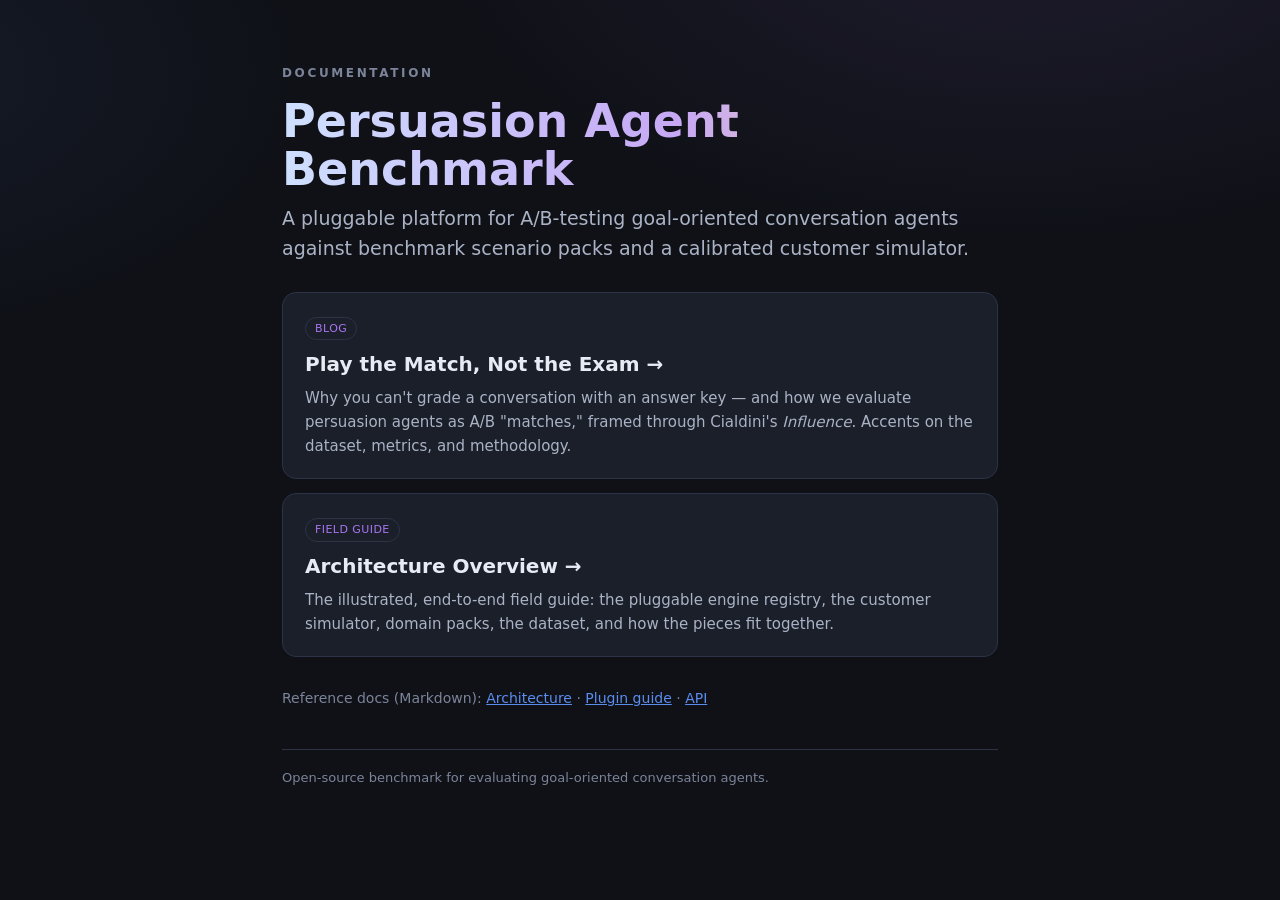
<file: docs/index.html>
<!DOCTYPE html>
<html lang="en">
<head>
<meta charset="utf-8">
<meta name="viewport" content="width=device-width, initial-scale=1">
<title>Persuasion Agent Benchmark — Docs</title>
<style>
:root{--bg:#0f1117;--panel:#1b1f2a;--line:#2c3346;--ink:#e7ebf3;--ink-soft:#aab3c5;--ink-faint:#7b8499;--a:#5b8def;--ctrl:#a974f0;}
*{box-sizing:border-box}
body{margin:0;background:
   radial-gradient(1000px 560px at 80% -10%,rgba(169,116,240,.10),transparent 60%),
   radial-gradient(800px 480px at -10% 8%,rgba(91,141,239,.08),transparent 55%),var(--bg);
  color:var(--ink);font:17px/1.6 "Segoe UI",system-ui,-apple-system,Roboto,Helvetica,Arial,sans-serif;
  -webkit-font-smoothing:antialiased;min-height:100vh}
.wrap{max-width:760px;margin:0 auto;padding:64px 22px 80px}
.eyebrow{letter-spacing:.22em;text-transform:uppercase;font-size:12px;color:var(--ink-faint);font-weight:700}
h1{font-size:clamp(30px,5vw,46px);line-height:1.05;margin:.3em 0 .2em;
  background:linear-gradient(92deg,#cfe0ff,#c6a8f5 55%,#ffd79a);-webkit-background-clip:text;background-clip:text;color:transparent}
p.lede{color:var(--ink-soft);font-size:19px;margin:0 0 28px}
a.card{display:block;text-decoration:none;background:var(--panel);border:1px solid var(--line);border-radius:14px;
  padding:20px 22px;margin:14px 0;transition:border-color .15s,transform .15s}
a.card:hover{border-color:var(--ctrl);transform:translateY(-2px)}
a.card h2{margin:0 0 6px;font-size:20px;color:var(--ink)}
a.card p{margin:0;color:var(--ink-soft);font-size:15px}
.tag{display:inline-block;font-size:11px;color:var(--ctrl);border:1px solid var(--line);border-radius:999px;padding:2px 9px;margin-bottom:8px;letter-spacing:.04em;text-transform:uppercase}
.more{margin-top:30px;color:var(--ink-faint);font-size:14px}
.more a{color:var(--a)}
footer{margin-top:40px;color:var(--ink-faint);font-size:13px;border-top:1px solid var(--line);padding-top:18px}
</style>
</head>
<body>
<div class="wrap">
  <div class="eyebrow">Documentation</div>
  <h1>Persuasion Agent Benchmark</h1>
  <p class="lede">A pluggable platform for A/B-testing goal-oriented conversation agents against benchmark
  scenario packs and a calibrated customer simulator.</p>

  <a class="card" href="BLOG_PLAY_THE_MATCH.html">
    <span class="tag">Blog</span>
    <h2>Play the Match, Not the Exam →</h2>
    <p>Why you can't grade a conversation with an answer key — and how we evaluate persuasion agents as A/B
    "matches," framed through Cialdini's <i>Influence</i>. Accents on the dataset, metrics, and methodology.</p>
  </a>

  <a class="card" href="STRATEGIST_OVERVIEW.html">
    <span class="tag">Field guide</span>
    <h2>Architecture Overview →</h2>
    <p>The illustrated, end-to-end field guide: the pluggable engine registry, the customer simulator, domain packs,
    the dataset, and how the pieces fit together.</p>
  </a>

  <p class="more">Reference docs (Markdown): <a href="ARCHITECTURE.md">Architecture</a> ·
    <a href="PLUGIN_GUIDE.md">Plugin guide</a> · <a href="API.md">API</a></p>

  <footer>Open-source benchmark for evaluating goal-oriented conversation agents.</footer>
</div>
</body>
</html>
</file>
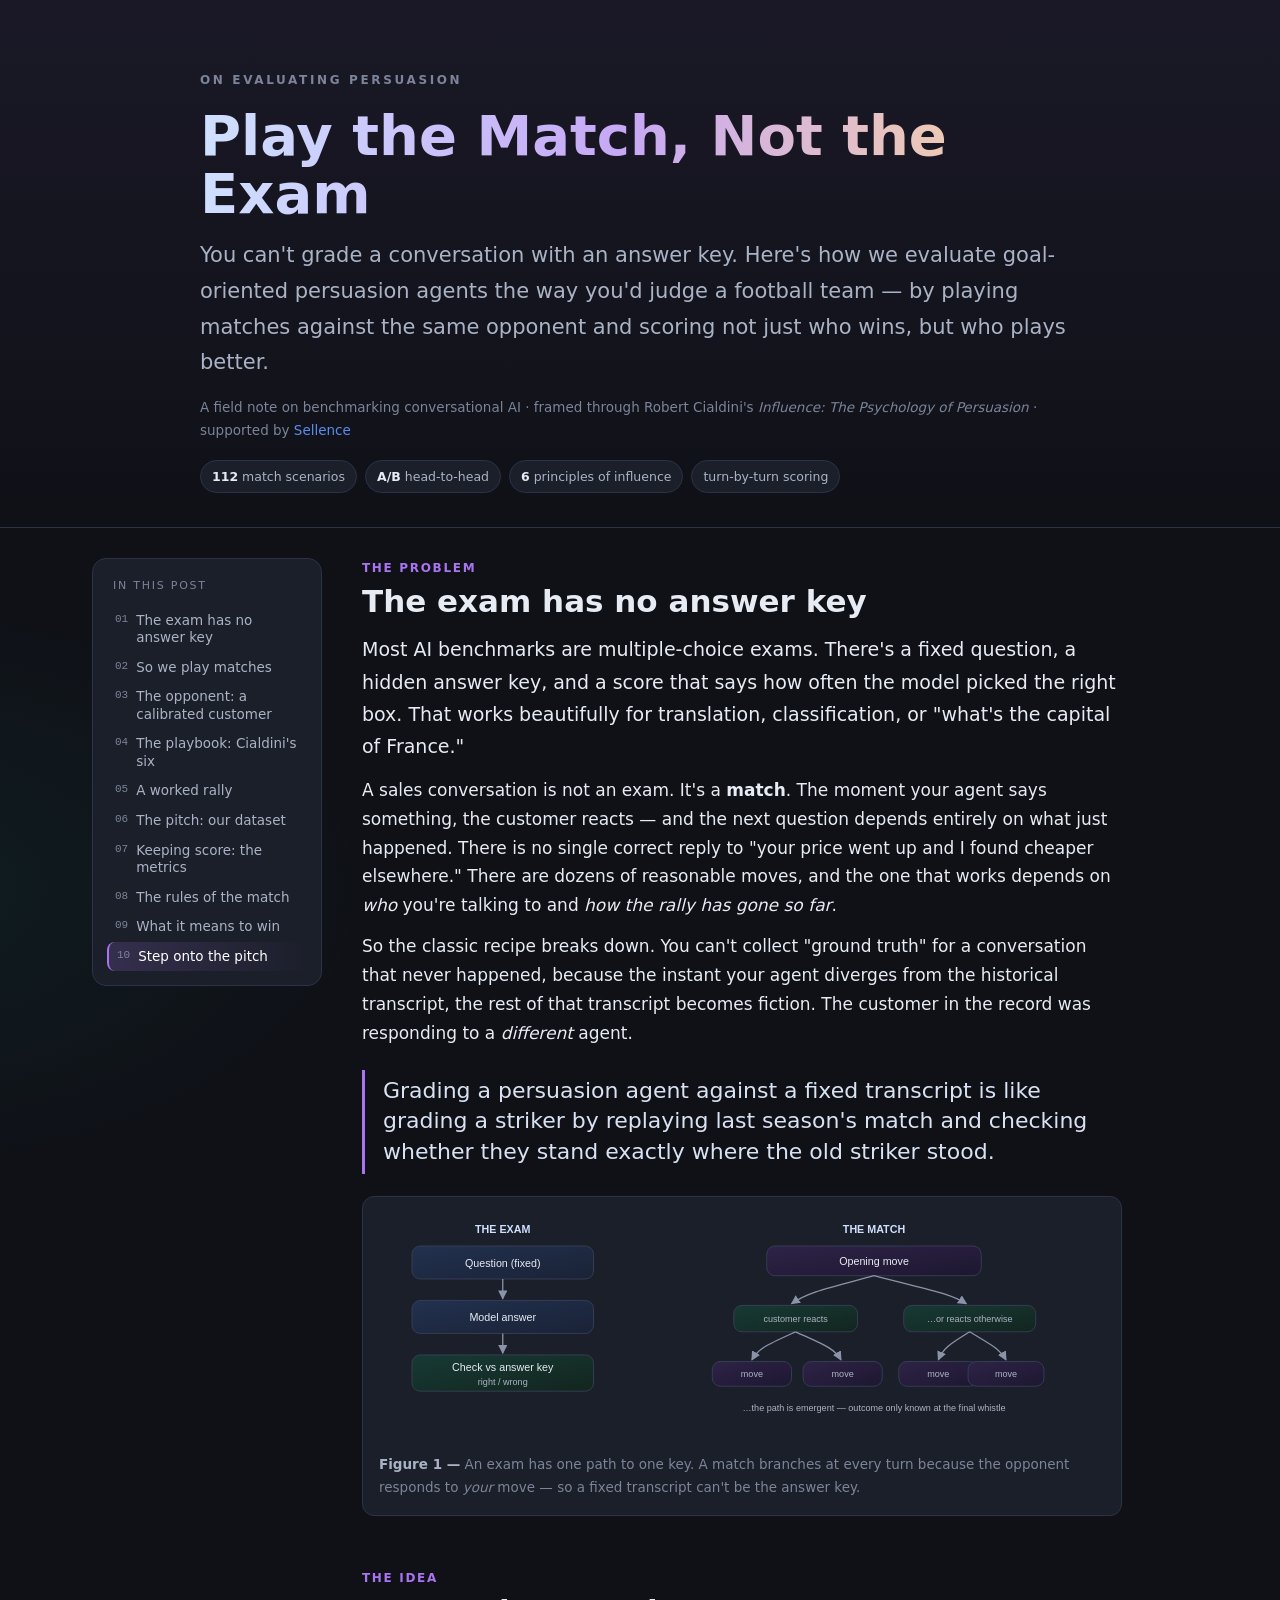
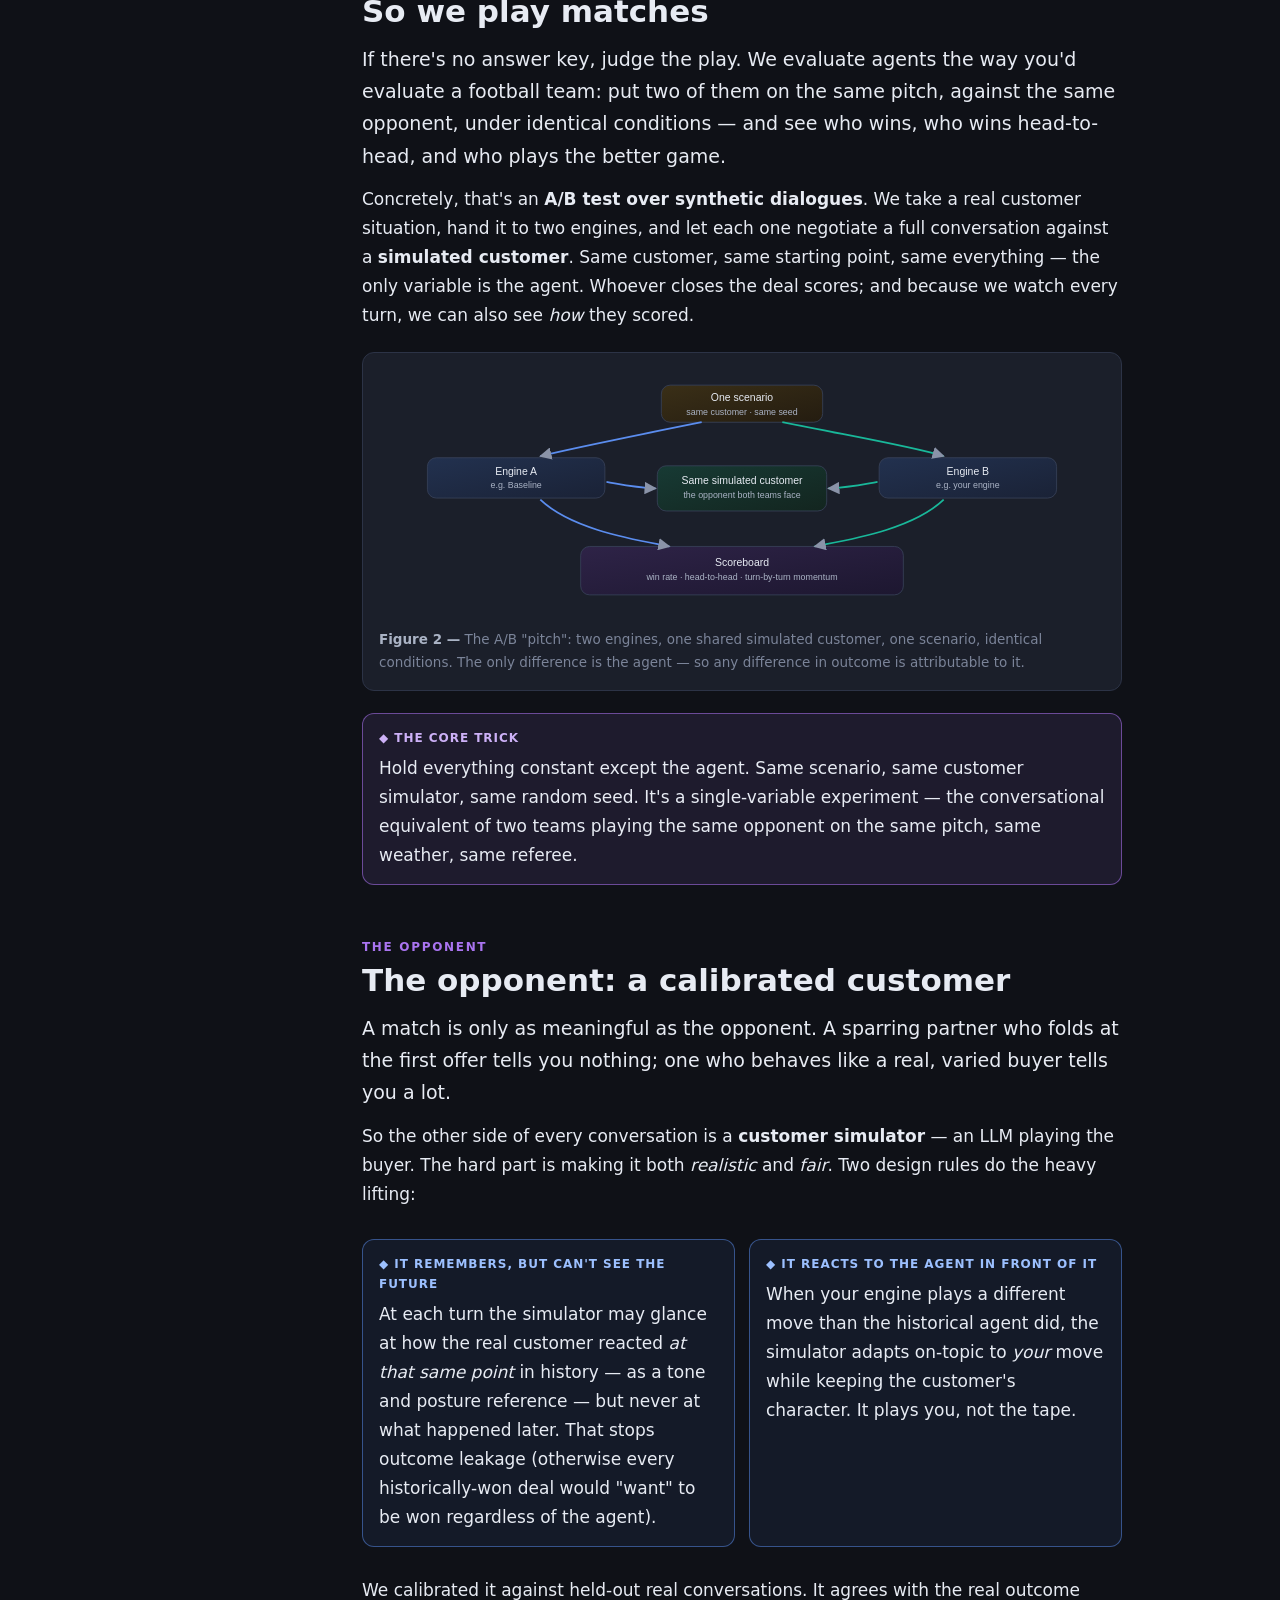
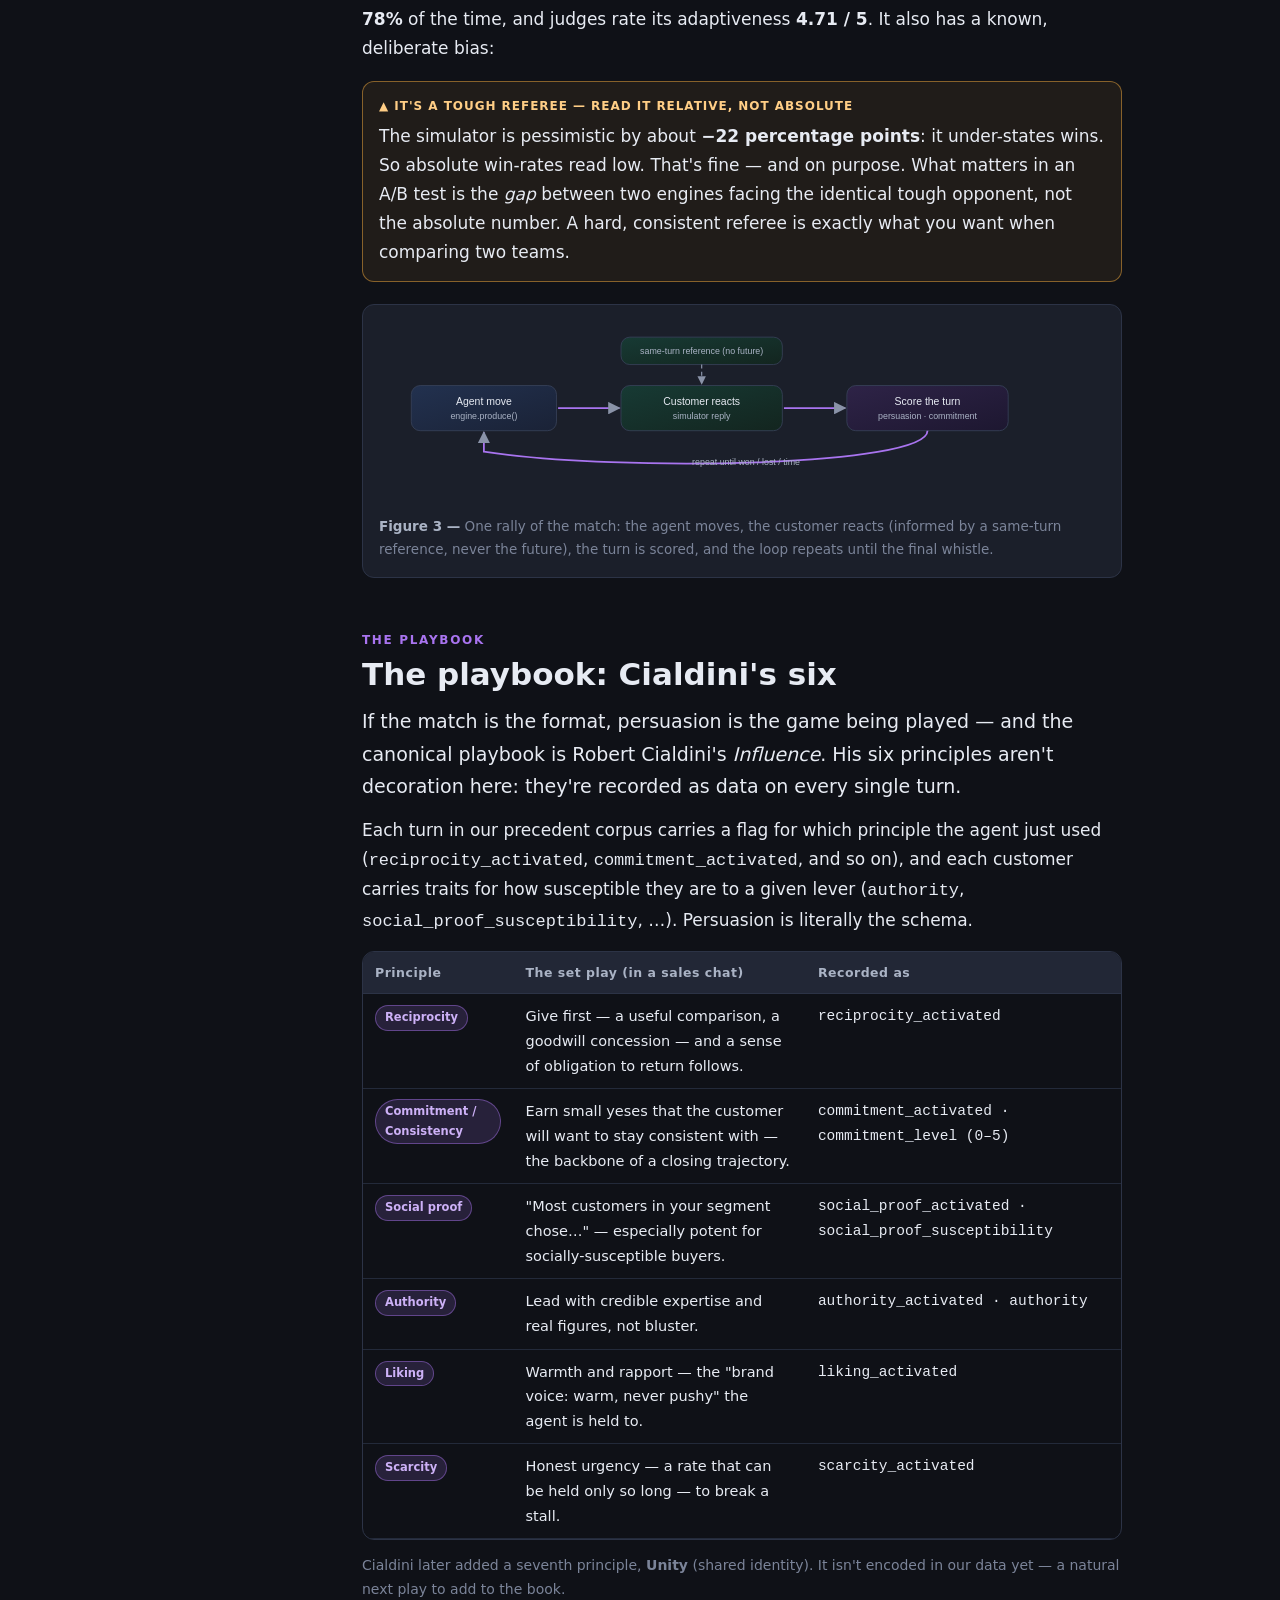
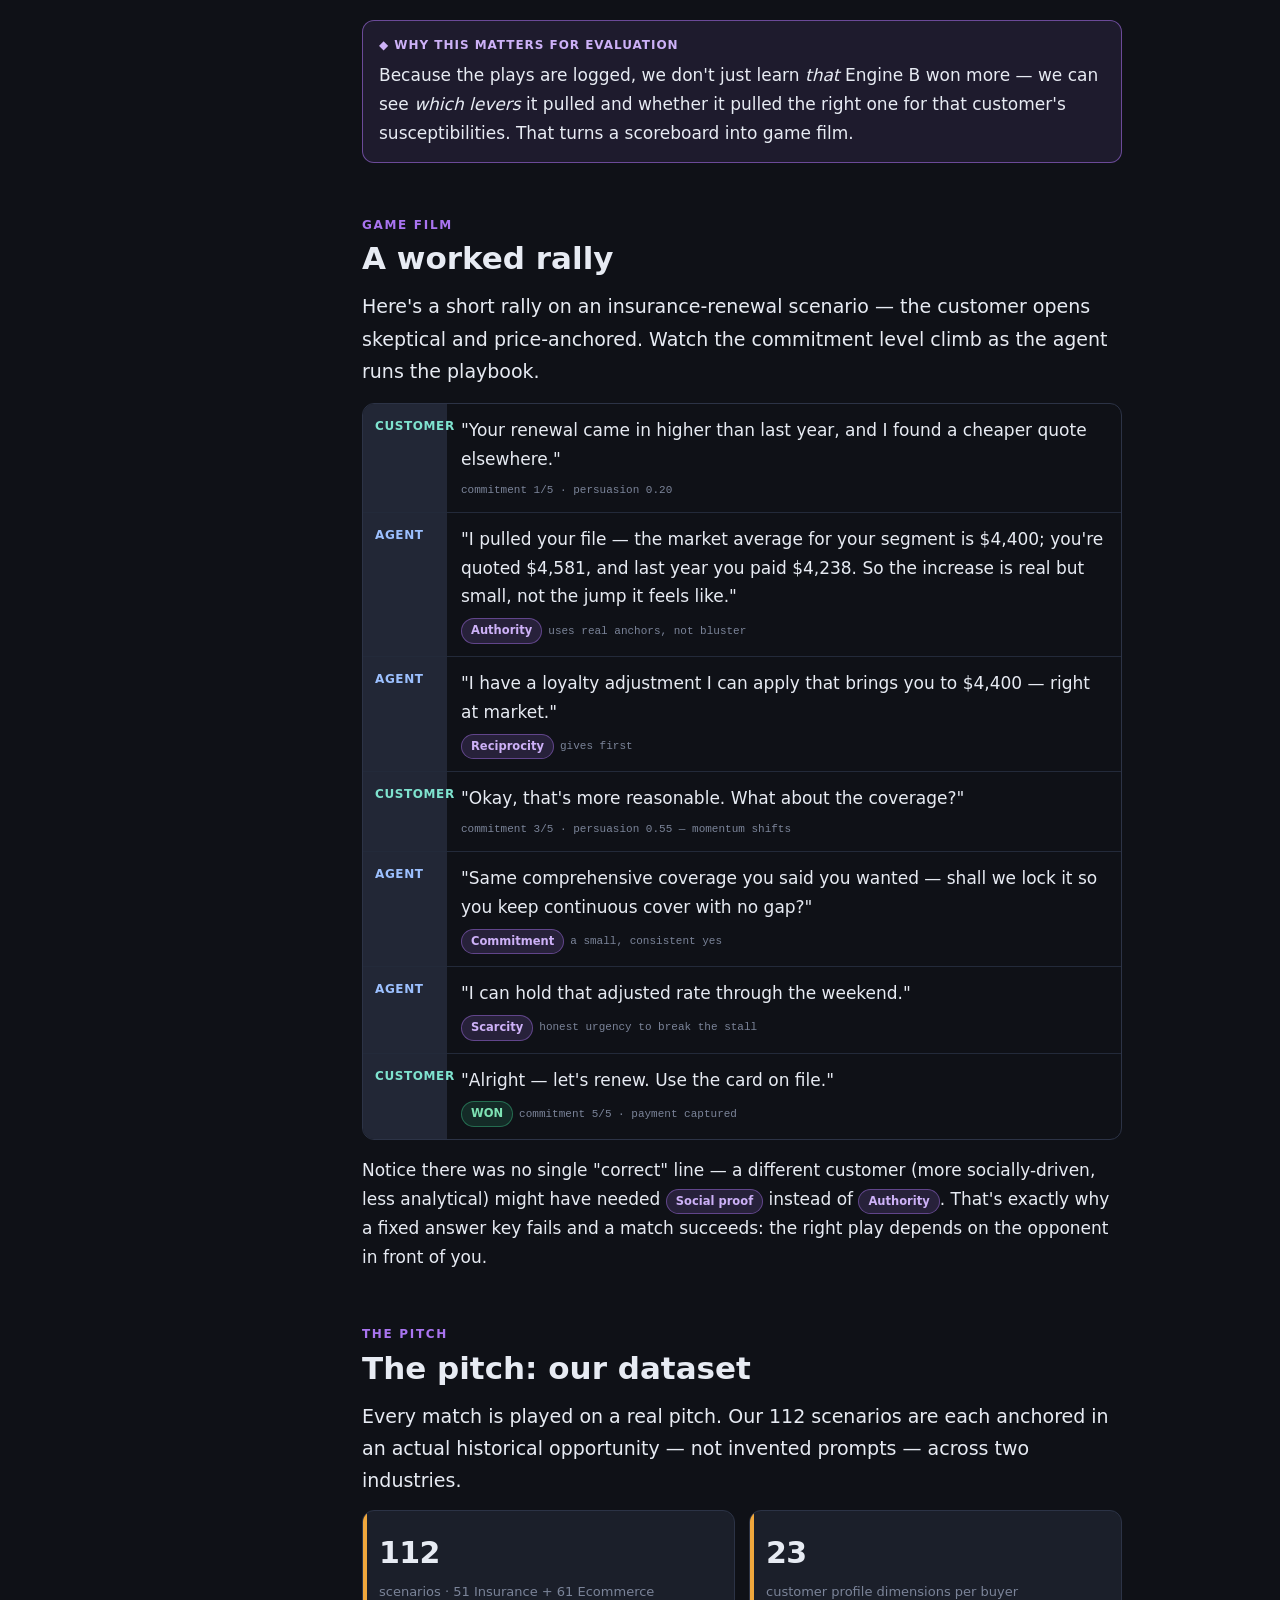
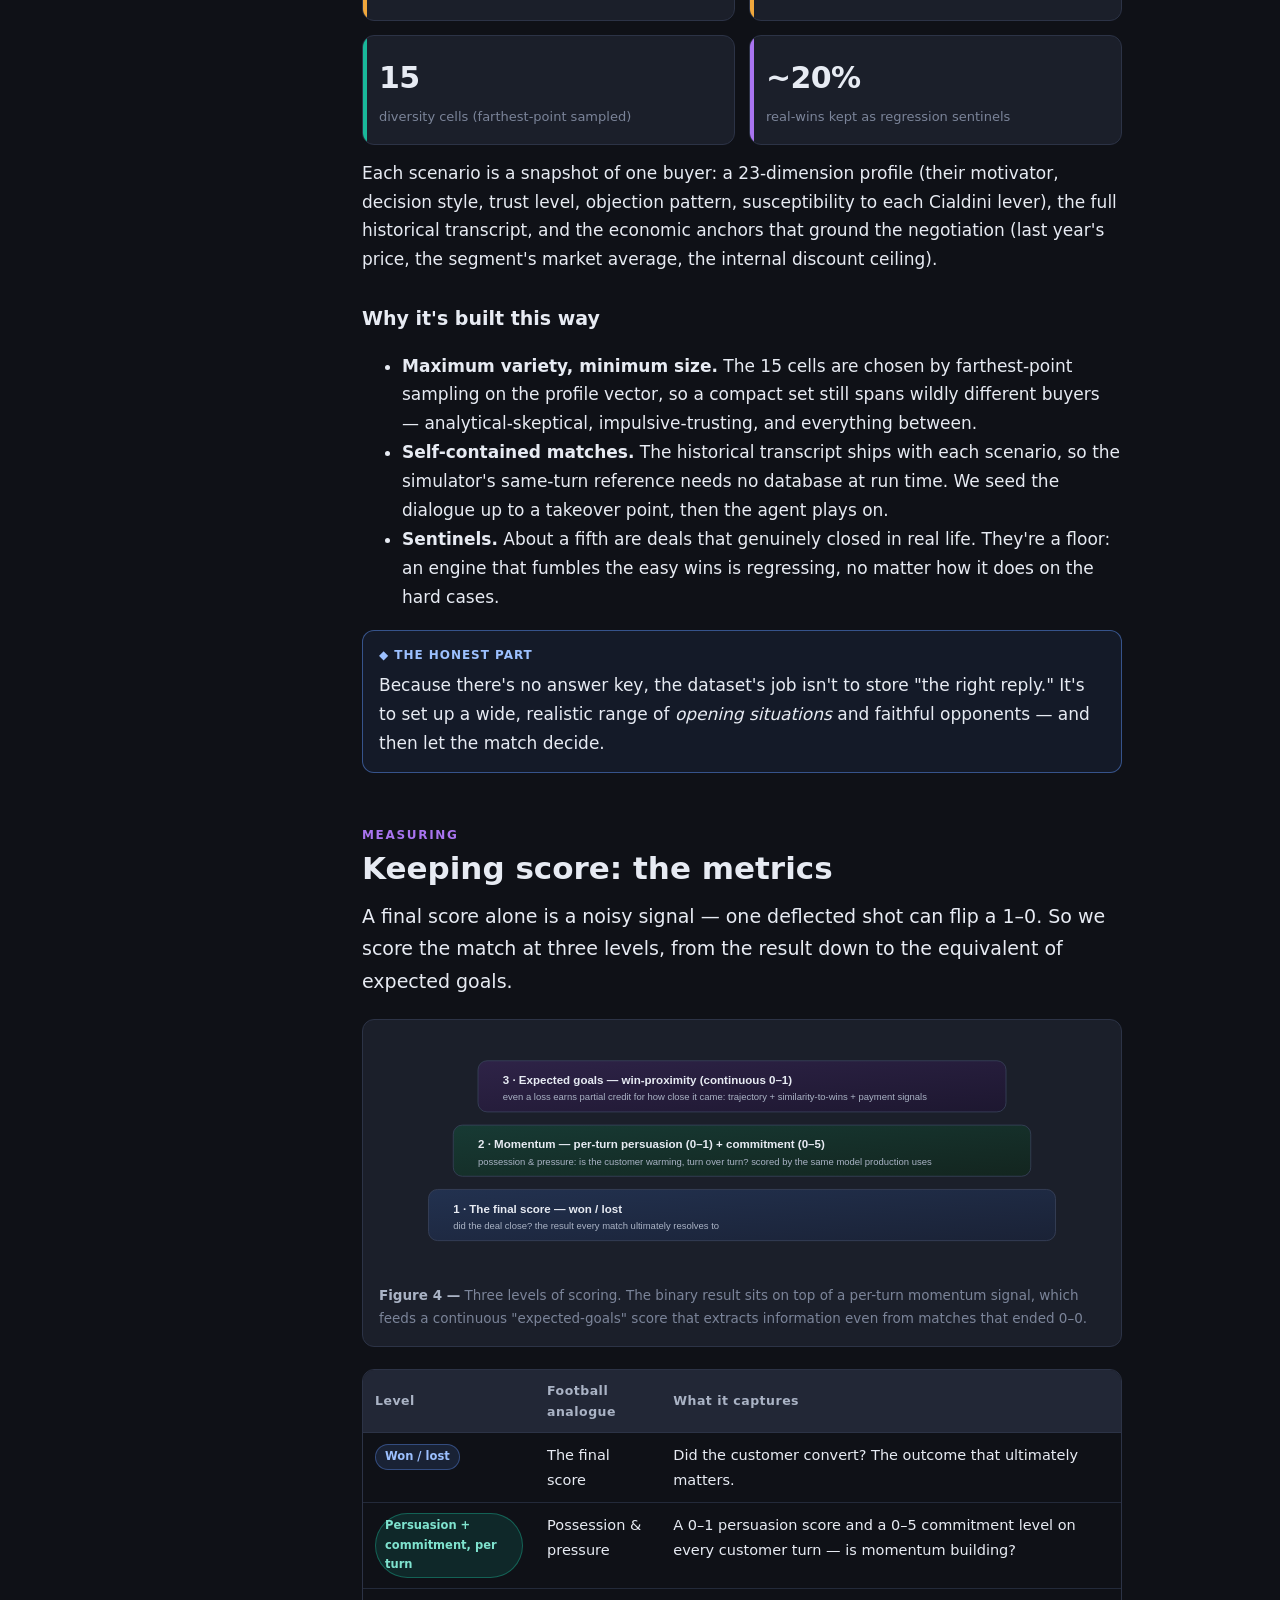
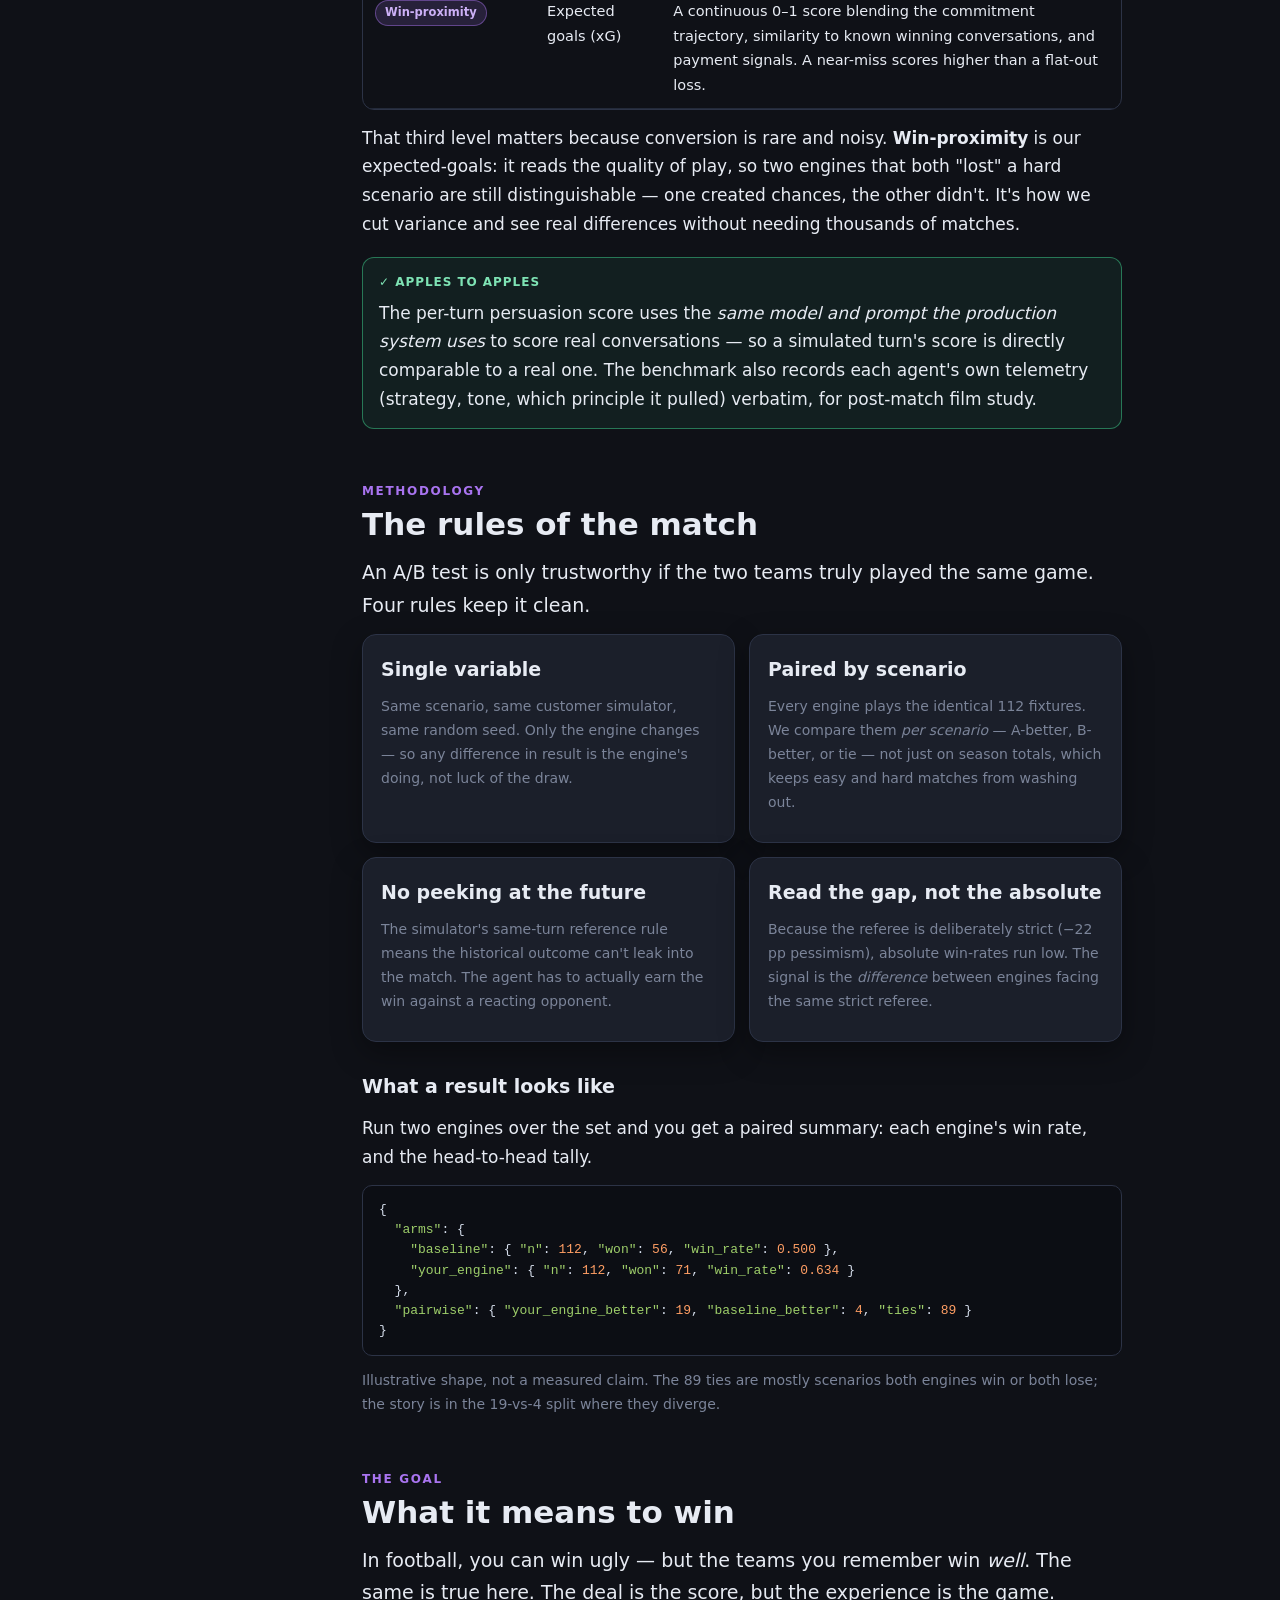
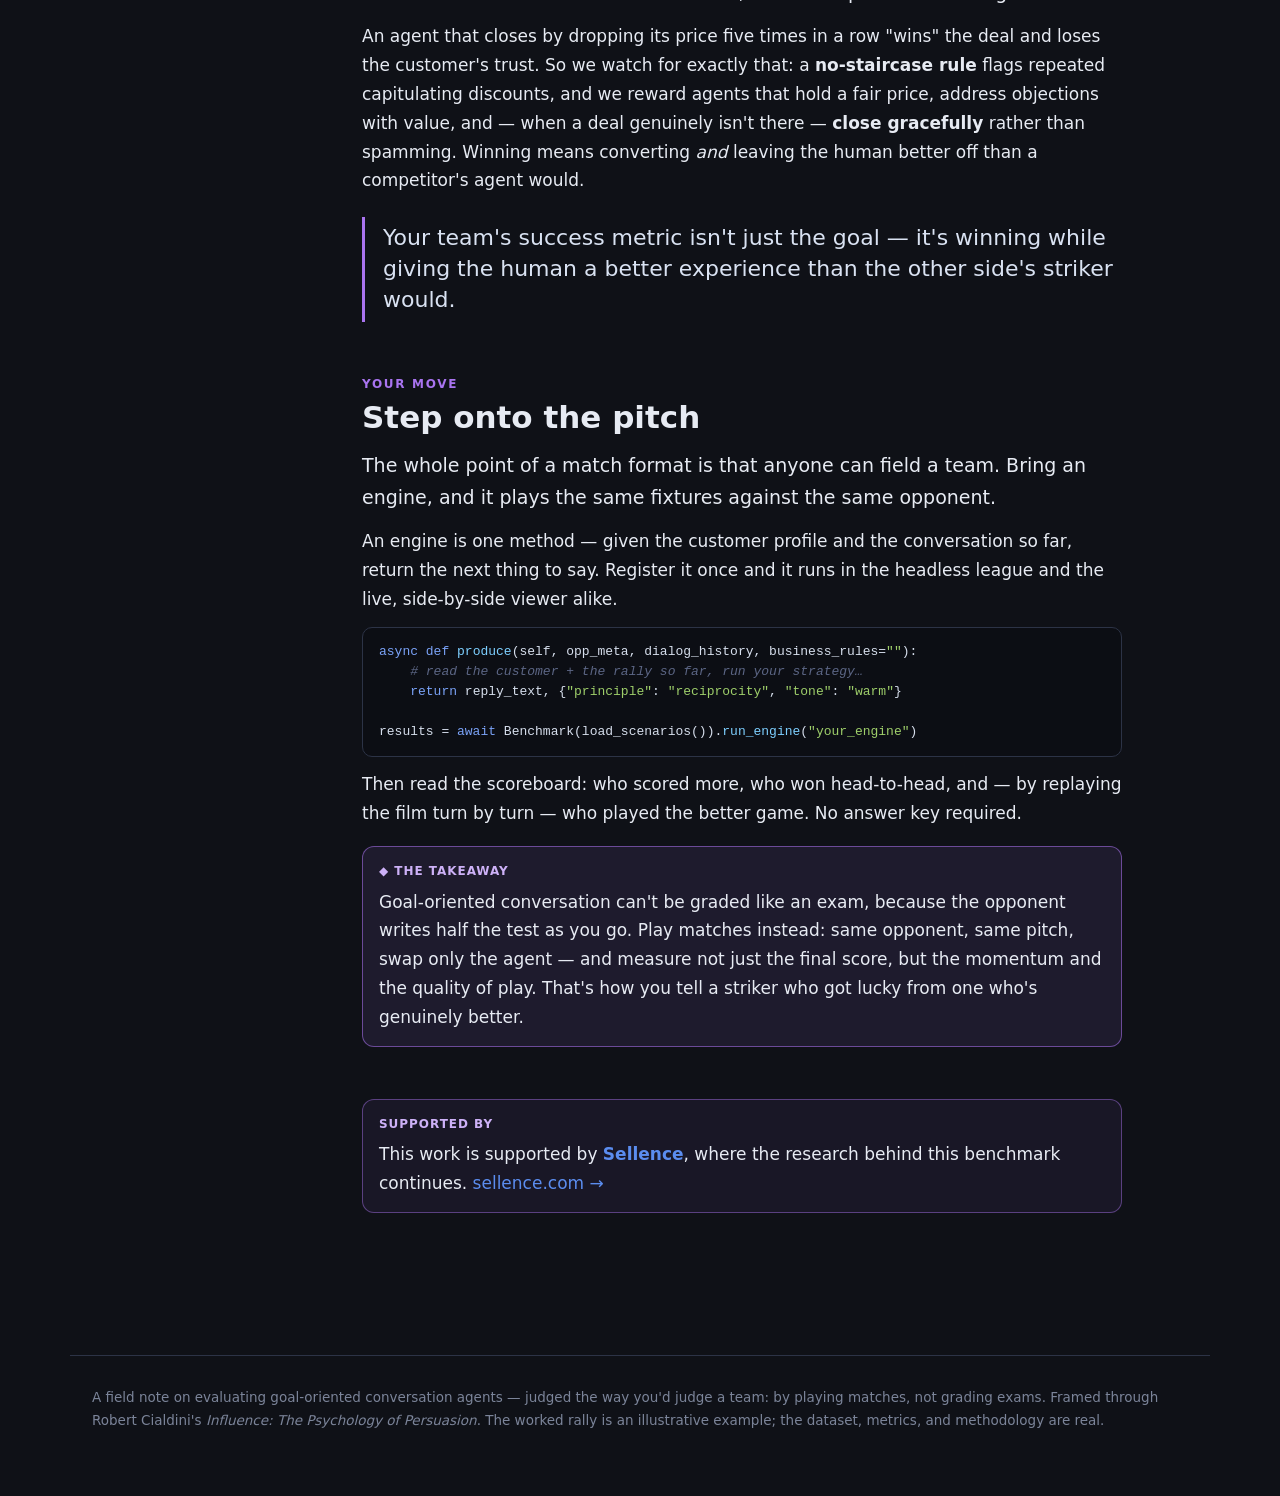
<file: docs/BLOG_PLAY_THE_MATCH.html>
<!DOCTYPE html>
<html lang="en">
<head>
<meta charset="utf-8">
<meta name="viewport" content="width=device-width, initial-scale=1">
<title>Play the Match, Not the Exam — Evaluating Goal-Oriented Persuasion Agents</title>
<style>
:root{
  --bg:#0f1117; --bg2:#161922; --panel:#1b1f2a; --panel2:#222736;
  --ink:#e7ebf3; --ink-soft:#aab3c5; --ink-faint:#7b8499;
  --line:#2c3346; --line-soft:#232a3a;
  /* accents: a=evaluation/A-B, b=customer/simulator, c=dataset, ctrl=persuasion(Cialdini) */
  --a:#5b8def; --b:#19b89a; --c:#f0a73c; --ctrl:#a974f0; --danger:#ef5b6e; --ok:#3ecf8e;
  --shadow:0 10px 30px rgba(0,0,0,.35); --radius:14px; --maxw:1140px;
  --mono:"SF Mono",ui-monospace,"JetBrains Mono",Menlo,Consolas,monospace;
}
*{box-sizing:border-box}
html{scroll-behavior:smooth}
body{margin:0;background:
    radial-gradient(1100px 600px at 82% -10%, rgba(169,116,240,.10), transparent 60%),
    radial-gradient(900px 520px at -10% 8%, rgba(25,184,154,.08), transparent 55%),
    var(--bg);
  color:var(--ink);font:17px/1.7 "Segoe UI",system-ui,-apple-system,Roboto,Helvetica,Arial,sans-serif;
  -webkit-font-smoothing:antialiased;}
a{color:var(--a);text-decoration:none} a:hover{text-decoration:underline}
code,pre,.mono{font-family:var(--mono)}
svg{max-width:100%;height:auto}

.hero{padding:70px 22px 34px;border-bottom:1px solid var(--line);
  background:linear-gradient(180deg,rgba(169,116,240,.07),transparent)}
.hero-inner{max-width:880px;margin:0 auto}
.eyebrow{letter-spacing:.22em;text-transform:uppercase;font-size:12px;color:var(--ink-faint);font-weight:700}
.hero h1{font-size:clamp(32px,5.5vw,56px);line-height:1.04;margin:.3em 0 .25em;
  background:linear-gradient(92deg,#cfe0ff,#c6a8f5 48%,#ffd79a);
  -webkit-background-clip:text;background-clip:text;color:transparent}
.lede{font-size:clamp(17px,2.2vw,21px);color:var(--ink-soft)}
.byline{margin-top:14px;color:var(--ink-faint);font-size:13.5px}
.hero-tags{margin-top:18px;display:flex;gap:8px;flex-wrap:wrap}
.tag{border:1px solid var(--line);background:var(--panel);color:var(--ink-soft);padding:5px 11px;border-radius:999px;font-size:12.5px}
.tag b{color:var(--ink)}

.layout{max-width:var(--maxw);margin:0 auto;display:grid;grid-template-columns:230px 1fr;gap:40px;padding:30px 22px 90px}
nav.toc{position:sticky;top:18px;align-self:start;max-height:calc(100vh - 36px);overflow:auto;
  border:1px solid var(--line);border-radius:var(--radius);background:var(--panel);padding:14px}
nav.toc .tl-title{font-size:11px;letter-spacing:.16em;text-transform:uppercase;color:var(--ink-faint);margin:4px 6px 10px}
nav.toc ol{list-style:none;margin:0;padding:0;counter-reset:toc}
nav.toc li{counter-increment:toc}
nav.toc a{display:flex;gap:8px;padding:6px 8px;border-radius:8px;color:var(--ink-soft);font-size:13.5px;line-height:1.3}
nav.toc a::before{content:counter(toc,decimal-leading-zero);color:var(--ink-faint);font-family:var(--mono);font-size:11px}
nav.toc a:hover{background:var(--panel2);text-decoration:none;color:var(--ink)}
nav.toc a.active{background:linear-gradient(90deg,rgba(169,116,240,.18),transparent);color:#fff;border-left:2px solid var(--ctrl)}

main{min-width:0;max-width:760px}
article section{margin:0 0 52px;scroll-margin-top:20px}
h2{font-size:clamp(23px,3.2vw,31px);margin:0 0 6px;line-height:1.15}
.kicker{font-size:12px;letter-spacing:.14em;text-transform:uppercase;color:var(--ctrl);font-weight:700;margin-bottom:6px}
h3{font-size:19px;margin:28px 0 8px}
p{margin:.7em 0}
.lead-p{font-size:19px;color:var(--ink)}
.small{font-size:14px;color:var(--ink-faint)}
.pull{font-size:22px;line-height:1.4;color:#d9e2f2;border-left:3px solid var(--ctrl);padding:6px 0 6px 18px;margin:22px 0;font-weight:500}

.card{background:var(--panel);border:1px solid var(--line);border-radius:var(--radius);padding:18px;box-shadow:var(--shadow)}
.grid{display:grid;gap:14px}
.g2{grid-template-columns:repeat(2,1fr)} .g3{grid-template-columns:repeat(3,1fr)}
@media(max-width:900px){.layout{grid-template-columns:1fr}nav.toc{display:none}.g2,.g3{grid-template-columns:1fr}main{max-width:none}}

.callout{border-radius:12px;padding:14px 16px;border:1px solid var(--line);background:var(--panel2);margin:18px 0}
.callout .clabel{font-weight:700;font-size:12px;letter-spacing:.08em;text-transform:uppercase;margin-bottom:6px}
.callout.info{border-color:rgba(91,141,239,.5);background:rgba(91,141,239,.08)} .callout.info .clabel{color:#9cc0ff}
.callout.ok{border-color:rgba(62,207,142,.5);background:rgba(62,207,142,.08)} .callout.ok .clabel{color:#7ee3b4}
.callout.caveat{border-color:rgba(240,167,60,.5);background:rgba(240,167,60,.08)} .callout.caveat .clabel{color:#ffce86}
.callout.key{border-color:rgba(169,116,240,.55);background:rgba(169,116,240,.10)} .callout.key .clabel{color:#cdb1f7}

.stat{background:var(--panel);border:1px solid var(--line);border-radius:12px;padding:16px;position:relative;overflow:hidden}
.stat::after{content:"";position:absolute;inset:0 auto 0 0;width:4px;background:var(--a)}
.stat.b::after{background:var(--b)} .stat.c::after{background:var(--c)} .stat.ctrl::after{background:var(--ctrl)}
.stat .v{font-size:30px;font-weight:800;letter-spacing:-.02em} .stat .l{color:var(--ink-faint);font-size:13px;margin-top:3px}

.tablewrap{overflow:auto;border:1px solid var(--line);border-radius:12px;margin:14px 0}
table{border-collapse:collapse;width:100%;font-size:14.5px;min-width:540px}
thead th{position:sticky;top:0;background:var(--panel2);text-align:left;padding:10px 12px;border-bottom:1px solid var(--line);font-size:12.5px;letter-spacing:.04em;color:var(--ink-soft)}
td{padding:10px 12px;border-bottom:1px solid var(--line-soft);vertical-align:top}
tbody tr:hover{background:rgba(255,255,255,.02)}
.pill{display:inline-block;padding:2px 9px;border-radius:999px;font-size:11.5px;font-weight:700;border:1px solid var(--line)}
.pill.win{background:rgba(62,207,142,.14);color:#7ee3b4;border-color:rgba(62,207,142,.4)}
.pill.loss{background:rgba(239,91,110,.14);color:#ff9aa8;border-color:rgba(239,91,110,.4)}
.pill.a{background:rgba(91,141,239,.14);color:#9cc0ff;border-color:rgba(91,141,239,.4)}
.pill.b{background:rgba(25,184,154,.14);color:#7fe3cf;border-color:rgba(25,184,154,.4)}
.pill.c{background:rgba(240,167,60,.14);color:#ffce86;border-color:rgba(240,167,60,.4)}
.pill.ctrl{background:rgba(169,116,240,.16);color:#cdb1f7;border-color:rgba(169,116,240,.45)}

figure{margin:22px 0}
figure .fig{background:var(--panel);border:1px solid var(--line);border-radius:12px;padding:16px}
figcaption{color:var(--ink-faint);font-size:13.5px;margin-top:8px} figcaption b{color:var(--ink-soft)}
.legend{display:flex;gap:16px;flex-wrap:wrap;font-size:12.5px;color:var(--ink-soft);margin-top:8px}
.legend span{display:inline-flex;gap:6px;align-items:center}
.sw{width:22px;height:0;border-top:3px solid var(--a);display:inline-block}
.sw.dash{border-top-style:dashed;border-top-color:var(--ink-faint)} .sw.b{border-top-color:var(--b)} .sw.ctrl{border-top-color:var(--ctrl)} .sw.ok{border-top-color:var(--ok)}

/* rally */
.rally{border:1px solid var(--line);border-radius:12px;overflow:hidden;margin:16px 0}
.rally .turn{display:grid;grid-template-columns:84px 1fr;gap:0;border-bottom:1px solid var(--line-soft)}
.rally .turn:last-child{border-bottom:none}
.rally .who{padding:12px;font-size:12px;font-weight:700;text-transform:uppercase;letter-spacing:.05em;color:var(--ink-faint);background:var(--panel2)}
.rally .who.cust{color:#7fe3cf} .rally .who.agent{color:#9cc0ff}
.rally .msg{padding:12px 14px}
.rally .msg .say{color:var(--ink)}
.rally .meta{margin-top:7px;display:flex;gap:6px;flex-wrap:wrap;align-items:center}
.rally .score{font-family:var(--mono);font-size:11px;color:var(--ink-faint)}

pre{background:#0c0e14;border:1px solid var(--line);border-radius:10px;padding:14px 16px;overflow:auto;font-size:13px;line-height:1.55}
pre code{color:#d6deec}
.kw{color:#7aa2f7}.str{color:#9ece6a}.num{color:#ff9e64}.cm{color:#5c6685;font-style:italic}.fn{color:#7dcfff}
hr.soft{border:none;border-top:1px solid var(--line-soft);margin:30px 0}
.footer{max-width:var(--maxw);margin:0 auto;padding:30px 22px 70px;color:var(--ink-faint);font-size:13.5px;border-top:1px solid var(--line)}
.backtotop{position:fixed;right:18px;bottom:18px;background:var(--panel);border:1px solid var(--line);color:var(--ink-soft);
  border-radius:999px;padding:9px 14px;font-size:13px;box-shadow:var(--shadow);opacity:0;pointer-events:none;transition:opacity .2s}
.backtotop.show{opacity:1;pointer-events:auto}
b.hl{color:#cdb1f7}
</style>
</head>
<body>

<header class="hero">
  <div class="hero-inner">
    <div class="eyebrow">On evaluating persuasion</div>
    <h1>Play the Match, Not the Exam</h1>
    <p class="lede">You can't grade a conversation with an answer key. Here's how we evaluate goal-oriented
      persuasion agents the way you'd judge a football team — by playing matches against the same opponent and
      scoring not just who wins, but who plays better.</p>
    <div class="byline">A field note on benchmarking conversational AI · framed through Robert Cialdini's
      <i>Influence: The Psychology of Persuasion</i> · supported by
      <a href="https://www.sellence.com/" target="_blank" rel="noopener">Sellence</a></div>
    <div class="hero-tags">
      <span class="tag"><b>112</b> match scenarios</span>
      <span class="tag"><b>A/B</b> head-to-head</span>
      <span class="tag"><b>6</b> principles of influence</span>
      <span class="tag">turn-by-turn scoring</span>
    </div>
  </div>
</header>

<div class="layout">
<nav class="toc" aria-label="Contents">
  <div class="tl-title">In this post</div>
  <ol>
    <li><a href="#exam">The exam has no answer key</a></li>
    <li><a href="#match">So we play matches</a></li>
    <li><a href="#opponent">The opponent: a calibrated customer</a></li>
    <li><a href="#playbook">The playbook: Cialdini's six</a></li>
    <li><a href="#rally">A worked rally</a></li>
    <li><a href="#pitch">The pitch: our dataset</a></li>
    <li><a href="#score">Keeping score: the metrics</a></li>
    <li><a href="#rules">The rules of the match</a></li>
    <li><a href="#winning">What it means to win</a></li>
    <li><a href="#play">Step onto the pitch</a></li>
  </ol>
</nav>

<main>
<article>

<!-- 1 -->
<section id="exam">
  <div class="kicker">The problem</div>
  <h2>The exam has no answer key</h2>
  <p class="lead-p">Most AI benchmarks are multiple-choice exams. There's a fixed question, a hidden answer key, and a
  score that says how often the model picked the right box. That works beautifully for translation, classification, or
  "what's the capital of France."</p>

  <p>A sales conversation is not an exam. It's a <b>match</b>. The moment your agent says something, the customer reacts —
  and the next question depends entirely on what just happened. There is no single correct reply to "your price went up
  and I found cheaper elsewhere." There are dozens of reasonable moves, and the one that works depends on <i>who</i>
  you're talking to and <i>how the rally has gone so far</i>.</p>

  <p>So the classic recipe breaks down. You can't collect "ground truth" for a conversation that never happened, because
  the instant your agent diverges from the historical transcript, the rest of that transcript becomes fiction. The
  customer in the record was responding to a <i>different</i> agent.</p>

  <p class="pull">Grading a persuasion agent against a fixed transcript is like grading a striker by replaying last
  season's match and checking whether they stand exactly where the old striker stood.</p>

  <figure><div class="fig">
    <svg viewBox="0 0 880 270" role="img" aria-label="Exam versus match">
      <defs>
        <marker id="ar" viewBox="0 0 10 10" refX="9" refY="5" markerWidth="7" markerHeight="7" orient="auto-start-reverse">
          <path d="M0 0L10 5L0 10z" fill="#8a93a8"/></marker>
        <linearGradient id="gA" x1="0" y1="0" x2="1" y2="1"><stop offset="0" stop-color="#22314f"/><stop offset="1" stop-color="#1a2236"/></linearGradient>
        <linearGradient id="gB" x1="0" y1="0" x2="1" y2="1"><stop offset="0" stop-color="#173a34"/><stop offset="1" stop-color="#13251f"/></linearGradient>
        <linearGradient id="gC" x1="0" y1="0" x2="1" y2="1"><stop offset="0" stop-color="#3a2f17"/><stop offset="1" stop-color="#241c10"/></linearGradient>
        <linearGradient id="gP" x1="0" y1="0" x2="1" y2="1"><stop offset="0" stop-color="#2e2347"/><stop offset="1" stop-color="#1d1730"/></linearGradient>
      </defs>
      <style>
        .bx{rx:10;stroke:#39425a;stroke-width:1}
        .t{fill:#e7ebf3;font:13px "Segoe UI",sans-serif} .ts{fill:#aab3c5;font:11px "Segoe UI",sans-serif}
        .h{fill:#cfe0ff;font:600 13px "Segoe UI",sans-serif}
        .ln{stroke:#8a93a8;stroke-width:1.6;fill:none;marker-end:url(#ar)}
      </style>
      <text class="h" x="150" y="24" text-anchor="middle">THE EXAM</text>
      <rect class="bx" x="40" y="40" width="220" height="40" fill="url(#gA)"/>
      <text class="t" x="150" y="65" text-anchor="middle">Question (fixed)</text>
      <path class="ln" d="M150 80 V104"/>
      <rect class="bx" x="40" y="106" width="220" height="40" fill="url(#gA)"/>
      <text class="t" x="150" y="131" text-anchor="middle">Model answer</text>
      <path class="ln" d="M150 146 V170"/>
      <rect class="bx" x="40" y="172" width="220" height="44" fill="url(#gB)"/>
      <text class="t" x="150" y="192" text-anchor="middle">Check vs answer key</text>
      <text class="ts" x="150" y="208" text-anchor="middle">right / wrong</text>

      <text class="h" x="600" y="24" text-anchor="middle">THE MATCH</text>
      <rect class="bx" x="470" y="40" width="260" height="36" fill="url(#gP)"/>
      <text class="t" x="600" y="63" text-anchor="middle">Opening move</text>
      <!-- branching tree -->
      <path class="ln" d="M600 76 C540 92 520 96 500 110"/>
      <path class="ln" d="M600 76 C660 92 690 96 712 110"/>
      <rect class="bx" x="430" y="112" width="150" height="32" fill="url(#gB)"/>
      <text class="ts" x="505" y="132" text-anchor="middle">customer reacts</text>
      <rect class="bx" x="636" y="112" width="160" height="32" fill="url(#gB)"/>
      <text class="ts" x="716" y="132" text-anchor="middle">…or reacts otherwise</text>
      <path class="ln" d="M505 144 C470 160 460 164 452 178"/>
      <path class="ln" d="M505 144 C540 160 552 164 560 178"/>
      <path class="ln" d="M716 144 C690 160 684 164 678 178"/>
      <path class="ln" d="M716 144 C742 160 752 164 760 178"/>
      <rect class="bx" x="404" y="180" width="96" height="30" fill="url(#gP)"/><text class="ts" x="452" y="199" text-anchor="middle">move</text>
      <rect class="bx" x="514" y="180" width="96" height="30" fill="url(#gP)"/><text class="ts" x="562" y="199" text-anchor="middle">move</text>
      <rect class="bx" x="630" y="180" width="96" height="30" fill="url(#gP)"/><text class="ts" x="678" y="199" text-anchor="middle">move</text>
      <rect class="bx" x="714" y="180" width="92" height="30" fill="url(#gP)"/><text class="ts" x="760" y="199" text-anchor="middle">move</text>
      <text class="ts" x="600" y="240" text-anchor="middle">…the path is emergent — outcome only known at the final whistle</text>
    </svg>
    <figcaption><b>Figure 1 —</b> An exam has one path to one key. A match branches at every turn because the opponent
      responds to <i>your</i> move — so a fixed transcript can't be the answer key.</figcaption>
  </div></figure>
</section>

<!-- 2 -->
<section id="match">
  <div class="kicker">The idea</div>
  <h2>So we play matches</h2>
  <p class="lead-p">If there's no answer key, judge the play. We evaluate agents the way you'd evaluate a football team:
  put two of them on the same pitch, against the same opponent, under identical conditions — and see who wins, who wins
  head-to-head, and who plays the better game.</p>

  <p>Concretely, that's an <b>A/B test over synthetic dialogues</b>. We take a real customer situation, hand it to two
  engines, and let each one negotiate a full conversation against a <b>simulated customer</b>. Same customer, same
  starting point, same everything — the only variable is the agent. Whoever closes the deal scores; and because we watch
  every turn, we can also see <i>how</i> they scored.</p>

  <figure><div class="fig">
    <svg viewBox="0 0 900 300" role="img" aria-label="The A/B pitch">
      <style>
        .bx2{rx:11;stroke:#39425a;stroke-width:1}
        .t2{fill:#e7ebf3;font:13px "Segoe UI",sans-serif} .s2{fill:#aab3c5;font:11px "Segoe UI",sans-serif}
        .m2{fill:#cfe0ff;font:11px var(--mono),monospace}
        .lA{stroke:#5b8def;stroke-width:2.2;fill:none;marker-end:url(#ar)}
        .lB{stroke:#19b89a;stroke-width:2.2;fill:none;marker-end:url(#ar)}
      </style>
      <!-- scenario -->
      <rect class="bx2" x="350" y="20" width="200" height="46" fill="url(#gC)"/>
      <text class="t2" x="450" y="40" text-anchor="middle" font-weight="700">One scenario</text>
      <text class="s2" x="450" y="57" text-anchor="middle">same customer · same seed</text>
      <!-- two engines -->
      <rect class="bx2" x="60" y="110" width="220" height="50" fill="url(#gA)"/>
      <text class="t2" x="170" y="131" text-anchor="middle" font-weight="700">Engine A</text>
      <text class="s2" x="170" y="148" text-anchor="middle">e.g. Baseline</text>
      <rect class="bx2" x="620" y="110" width="220" height="50" fill="url(#gA)"/>
      <text class="t2" x="730" y="131" text-anchor="middle" font-weight="700">Engine B</text>
      <text class="s2" x="730" y="148" text-anchor="middle">e.g. your engine</text>
      <path class="lA" d="M400 66 C300 86 250 96 200 108"/>
      <path class="lB" d="M500 66 C600 86 660 96 700 108"/>
      <!-- shared simulator -->
      <rect class="bx2" x="345" y="120" width="210" height="56" fill="url(#gB)"/>
      <text class="t2" x="450" y="143" text-anchor="middle" font-weight="700">Same simulated customer</text>
      <text class="s2" x="450" y="160" text-anchor="middle">the opponent both teams face</text>
      <path class="lA" d="M282 140 C310 145 318 147 343 148" />
      <path class="lB" d="M618 140 C590 145 582 147 557 148"/>
      <!-- scoreboard -->
      <rect class="bx2" x="250" y="220" width="400" height="60" fill="url(#gP)"/>
      <text class="t2" x="450" y="244" text-anchor="middle" font-weight="700">Scoreboard</text>
      <text class="s2" x="450" y="262" text-anchor="middle">win rate · head-to-head · turn-by-turn momentum</text>
      <path class="lA" d="M200 162 C240 200 320 212 360 220"/>
      <path class="lB" d="M700 162 C660 200 580 212 540 220"/>
    </svg>
    <figcaption><b>Figure 2 —</b> The A/B "pitch": two engines, one shared simulated customer, one scenario, identical
      conditions. The only difference is the agent — so any difference in outcome is attributable to it.</figcaption>
  </div></figure>

  <div class="callout key">
    <div class="clabel">◆ The core trick</div>
    Hold everything constant except the agent. Same scenario, same customer simulator, same random seed. It's a
    single-variable experiment — the conversational equivalent of two teams playing the same opponent on the same pitch,
    same weather, same referee.
  </div>
</section>

<!-- 3 -->
<section id="opponent">
  <div class="kicker">The opponent</div>
  <h2>The opponent: a calibrated customer</h2>
  <p class="lead-p">A match is only as meaningful as the opponent. A sparring partner who folds at the first offer tells
  you nothing; one who behaves like a real, varied buyer tells you a lot.</p>

  <p>So the other side of every conversation is a <b>customer simulator</b> — an LLM playing the buyer. The hard part is
  making it both <i>realistic</i> and <i>fair</i>. Two design rules do the heavy lifting:</p>

  <div class="grid g2">
    <div class="callout info"><div class="clabel">◆ It remembers, but can't see the future</div>
      At each turn the simulator may glance at how the real customer reacted <i>at that same point</i> in history — as a
      tone and posture reference — but never at what happened later. That stops outcome leakage (otherwise every
      historically-won deal would "want" to be won regardless of the agent).</div>
    <div class="callout info"><div class="clabel">◆ It reacts to the agent in front of it</div>
      When your engine plays a different move than the historical agent did, the simulator adapts on-topic to <i>your</i>
      move while keeping the customer's character. It plays you, not the tape.</div>
  </div>

  <p>We calibrated it against held-out real conversations. It agrees with the real outcome <b>78%</b> of the time, and
  judges rate its adaptiveness <b>4.71 / 5</b>. It also has a known, deliberate bias:</p>

  <div class="callout caveat">
    <div class="clabel">▲ It's a tough referee — read it relative, not absolute</div>
    The simulator is pessimistic by about <b>−22 percentage points</b>: it under-states wins. So absolute win-rates read
    low. That's fine — and on purpose. What matters in an A/B test is the <i>gap</i> between two engines facing the
    identical tough opponent, not the absolute number. A hard, consistent referee is exactly what you want when
    comparing two teams.
  </div>

  <figure><div class="fig">
    <svg viewBox="0 0 900 220" role="img" aria-label="The turn loop">
      <style>
        .t3{fill:#e7ebf3;font:13px "Segoe UI",sans-serif} .s3{fill:#aab3c5;font:11px "Segoe UI",sans-serif}
        .lp{stroke:#a974f0;stroke-width:2.2;fill:none;marker-end:url(#ar)}
        .lg{stroke:#8a93a8;stroke-width:1.5;fill:none;marker-end:url(#ar);stroke-dasharray:5 4}
      </style>
      <rect class="bx2" x="40" y="80" width="180" height="56" fill="url(#gA)"/>
      <text class="t3" x="130" y="104" text-anchor="middle" font-weight="700">Agent move</text>
      <text class="s3" x="130" y="121" text-anchor="middle">engine.produce()</text>
      <rect class="bx2" x="300" y="80" width="200" height="56" fill="url(#gB)"/>
      <text class="t3" x="400" y="104" text-anchor="middle" font-weight="700">Customer reacts</text>
      <text class="s3" x="400" y="121" text-anchor="middle">simulator reply</text>
      <rect class="bx2" x="580" y="80" width="200" height="56" fill="url(#gP)"/>
      <text class="t3" x="680" y="104" text-anchor="middle" font-weight="700">Score the turn</text>
      <text class="s3" x="680" y="121" text-anchor="middle">persuasion · commitment</text>
      <path class="lp" d="M222 108 H298"/>
      <path class="lp" d="M502 108 H578"/>
      <path class="lp" d="M680 136 C680 180 300 188 130 162 L130 138"/>
      <rect class="bx2" x="300" y="20" width="200" height="34" fill="url(#gB)"/>
      <text class="s3" x="400" y="41" text-anchor="middle">same-turn reference (no future)</text>
      <path class="lg" d="M400 54 V78"/>
      <text class="s3" x="455" y="178" text-anchor="middle">repeat until won / lost / time</text>
    </svg>
    <figcaption><b>Figure 3 —</b> One rally of the match: the agent moves, the customer reacts (informed by a same-turn
      reference, never the future), the turn is scored, and the loop repeats until the final whistle.</figcaption>
  </div></figure>
</section>

<!-- 4 -->
<section id="playbook">
  <div class="kicker">The playbook</div>
  <h2>The playbook: Cialdini's six</h2>
  <p class="lead-p">If the match is the format, persuasion is the game being played — and the canonical playbook is
  Robert Cialdini's <i>Influence</i>. His six principles aren't decoration here: they're recorded as data on every
  single turn.</p>

  <p>Each turn in our precedent corpus carries a flag for which principle the agent just used
  (<span class="mono">reciprocity_activated</span>, <span class="mono">commitment_activated</span>, and so on), and each
  customer carries traits for how susceptible they are to a given lever
  (<span class="mono">authority</span>, <span class="mono">social_proof_susceptibility</span>, …). Persuasion is
  literally the schema.</p>

  <div class="tablewrap">
    <table>
      <thead><tr><th>Principle</th><th>The set play (in a sales chat)</th><th>Recorded as</th></tr></thead>
      <tbody>
        <tr><td><span class="pill ctrl">Reciprocity</span></td><td>Give first — a useful comparison, a goodwill concession — and a sense of obligation to return follows.</td><td class="mono">reciprocity_activated</td></tr>
        <tr><td><span class="pill ctrl">Commitment / Consistency</span></td><td>Earn small yeses that the customer will want to stay consistent with — the backbone of a closing trajectory.</td><td class="mono">commitment_activated · commitment_level (0–5)</td></tr>
        <tr><td><span class="pill ctrl">Social proof</span></td><td>"Most customers in your segment chose…" — especially potent for socially-susceptible buyers.</td><td class="mono">social_proof_activated · social_proof_susceptibility</td></tr>
        <tr><td><span class="pill ctrl">Authority</span></td><td>Lead with credible expertise and real figures, not bluster.</td><td class="mono">authority_activated · authority</td></tr>
        <tr><td><span class="pill ctrl">Liking</span></td><td>Warmth and rapport — the "brand voice: warm, never pushy" the agent is held to.</td><td class="mono">liking_activated</td></tr>
        <tr><td><span class="pill ctrl">Scarcity</span></td><td>Honest urgency — a rate that can be held only so long — to break a stall.</td><td class="mono">scarcity_activated</td></tr>
      </tbody>
    </table>
  </div>

  <p class="small">Cialdini later added a seventh principle, <b>Unity</b> (shared identity). It isn't encoded in our data
  yet — a natural next play to add to the book.</p>

  <div class="callout key">
    <div class="clabel">◆ Why this matters for evaluation</div>
    Because the plays are logged, we don't just learn <i>that</i> Engine B won more — we can see <i>which levers</i> it
    pulled and whether it pulled the right one for that customer's susceptibilities. That turns a scoreboard into game
    film.
  </div>
</section>

<!-- 5 -->
<section id="rally">
  <div class="kicker">Game film</div>
  <h2>A worked rally</h2>
  <p class="lead-p">Here's a short rally on an insurance-renewal scenario — the customer opens skeptical and
  price-anchored. Watch the commitment level climb as the agent runs the playbook.</p>

  <div class="rally">
    <div class="turn"><div class="who cust">Customer</div><div class="msg">
      <div class="say">"Your renewal came in higher than last year, and I found a cheaper quote elsewhere."</div>
      <div class="meta"><span class="score">commitment 1/5 · persuasion 0.20</span></div>
    </div></div>
    <div class="turn"><div class="who agent">Agent</div><div class="msg">
      <div class="say">"I pulled your file — the market average for your segment is $4,400; you're quoted $4,581, and last year you paid $4,238. So the increase is real but small, not the jump it feels like."</div>
      <div class="meta"><span class="pill ctrl">Authority</span><span class="score">uses real anchors, not bluster</span></div>
    </div></div>
    <div class="turn"><div class="who agent">Agent</div><div class="msg">
      <div class="say">"I have a loyalty adjustment I can apply that brings you to $4,400 — right at market."</div>
      <div class="meta"><span class="pill ctrl">Reciprocity</span><span class="score">gives first</span></div>
    </div></div>
    <div class="turn"><div class="who cust">Customer</div><div class="msg">
      <div class="say">"Okay, that's more reasonable. What about the coverage?"</div>
      <div class="meta"><span class="score">commitment 3/5 · persuasion 0.55 — momentum shifts</span></div>
    </div></div>
    <div class="turn"><div class="who agent">Agent</div><div class="msg">
      <div class="say">"Same comprehensive coverage you said you wanted — shall we lock it so you keep continuous cover with no gap?"</div>
      <div class="meta"><span class="pill ctrl">Commitment</span><span class="score">a small, consistent yes</span></div>
    </div></div>
    <div class="turn"><div class="who agent">Agent</div><div class="msg">
      <div class="say">"I can hold that adjusted rate through the weekend."</div>
      <div class="meta"><span class="pill ctrl">Scarcity</span><span class="score">honest urgency to break the stall</span></div>
    </div></div>
    <div class="turn"><div class="who cust">Customer</div><div class="msg">
      <div class="say">"Alright — let's renew. Use the card on file."</div>
      <div class="meta"><span class="pill win">WON</span><span class="score">commitment 5/5 · payment captured</span></div>
    </div></div>
  </div>

  <p>Notice there was no single "correct" line — a different customer (more socially-driven, less analytical) might have
  needed <span class="pill ctrl">Social proof</span> instead of <span class="pill ctrl">Authority</span>. That's exactly
  why a fixed answer key fails and a match succeeds: the right play depends on the opponent in front of you.</p>
</section>

<!-- 6 -->
<section id="pitch">
  <div class="kicker">The pitch</div>
  <h2>The pitch: our dataset</h2>
  <p class="lead-p">Every match is played on a real pitch. Our 112 scenarios are each anchored in an actual historical
  opportunity — not invented prompts — across two industries.</p>

  <div class="grid g2" style="margin:14px 0">
    <div class="stat c"><div class="v">112</div><div class="l">scenarios · 51 Insurance + 61 Ecommerce</div></div>
    <div class="stat c"><div class="v">23</div><div class="l">customer profile dimensions per buyer</div></div>
    <div class="stat b"><div class="v">15</div><div class="l">diversity cells (farthest-point sampled)</div></div>
    <div class="stat ctrl"><div class="v">~20%</div><div class="l">real-wins kept as regression sentinels</div></div>
  </div>

  <p>Each scenario is a snapshot of one buyer: a 23-dimension profile (their motivator, decision style, trust level,
  objection pattern, susceptibility to each Cialdini lever), the full historical transcript, and the economic anchors
  that ground the negotiation (last year's price, the segment's market average, the internal discount ceiling).</p>

  <h3>Why it's built this way</h3>
  <ul>
    <li><b>Maximum variety, minimum size.</b> The 15 cells are chosen by farthest-point sampling on the profile vector,
      so a compact set still spans wildly different buyers — analytical-skeptical, impulsive-trusting, and everything
      between.</li>
    <li><b>Self-contained matches.</b> The historical transcript ships with each scenario, so the simulator's same-turn
      reference needs no database at run time. We seed the dialogue up to a takeover point, then the agent plays on.</li>
    <li><b>Sentinels.</b> About a fifth are deals that genuinely closed in real life. They're a floor: an engine that
      fumbles the easy wins is regressing, no matter how it does on the hard cases.</li>
  </ul>

  <div class="callout info">
    <div class="clabel">◆ The honest part</div>
    Because there's no answer key, the dataset's job isn't to store "the right reply." It's to set up a wide, realistic
    range of <i>opening situations</i> and faithful opponents — and then let the match decide.
  </div>
</section>

<!-- 7 -->
<section id="score">
  <div class="kicker">Measuring</div>
  <h2>Keeping score: the metrics</h2>
  <p class="lead-p">A final score alone is a noisy signal — one deflected shot can flip a 1–0. So we score the match at
  three levels, from the result down to the equivalent of expected goals.</p>

  <figure><div class="fig">
    <svg viewBox="0 0 880 280" role="img" aria-label="The metrics ladder">
      <style>
        .t5{fill:#e7ebf3;font:600 14px "Segoe UI",sans-serif} .s5{fill:#aab3c5;font:11.5px "Segoe UI",sans-serif}
        .m5{fill:#cfe0ff;font:11px var(--mono),monospace}
      </style>
      <rect class="bx2" x="120" y="30" width="640" height="62" fill="url(#gP)"/>
      <text class="t5" x="150" y="58">3 · Expected goals — win-proximity (continuous 0–1)</text>
      <text class="s5" x="150" y="78">even a loss earns partial credit for how close it came: trajectory + similarity-to-wins + payment signals</text>
      <rect class="bx2" x="90" y="108" width="700" height="62" fill="url(#gB)"/>
      <text class="t5" x="120" y="136">2 · Momentum — per-turn persuasion (0–1) + commitment (0–5)</text>
      <text class="s5" x="120" y="156">possession &amp; pressure: is the customer warming, turn over turn? scored by the same model production uses</text>
      <rect class="bx2" x="60" y="186" width="760" height="62" fill="url(#gA)"/>
      <text class="t5" x="90" y="214">1 · The final score — won / lost</text>
      <text class="s5" x="90" y="234">did the deal close? the result every match ultimately resolves to</text>
    </svg>
    <figcaption><b>Figure 4 —</b> Three levels of scoring. The binary result sits on top of a per-turn momentum signal,
      which feeds a continuous "expected-goals" score that extracts information even from matches that ended 0–0.</figcaption>
  </div></figure>

  <div class="tablewrap">
    <table>
      <thead><tr><th>Level</th><th>Football analogue</th><th>What it captures</th></tr></thead>
      <tbody>
        <tr><td><span class="pill a">Won / lost</span></td><td>The final score</td><td>Did the customer convert? The outcome that ultimately matters.</td></tr>
        <tr><td><span class="pill b">Persuasion + commitment, per turn</span></td><td>Possession &amp; pressure</td><td>A 0–1 persuasion score and a 0–5 commitment level on every customer turn — is momentum building?</td></tr>
        <tr><td><span class="pill ctrl">Win-proximity</span></td><td>Expected goals (xG)</td><td>A continuous 0–1 score blending the commitment trajectory, similarity to known winning conversations, and payment signals. A near-miss scores higher than a flat-out loss.</td></tr>
      </tbody>
    </table>
  </div>

  <p>That third level matters because conversion is rare and noisy. <b>Win-proximity</b> is our expected-goals: it reads
  the quality of play, so two engines that both "lost" a hard scenario are still distinguishable — one created chances,
  the other didn't. It's how we cut variance and see real differences without needing thousands of matches.</p>

  <div class="callout ok">
    <div class="clabel">✓ Apples to apples</div>
    The per-turn persuasion score uses the <i>same model and prompt the production system uses</i> to score real
    conversations — so a simulated turn's score is directly comparable to a real one. The benchmark also records each
    agent's own telemetry (strategy, tone, which principle it pulled) verbatim, for post-match film study.
  </div>
</section>

<!-- 8 -->
<section id="rules">
  <div class="kicker">Methodology</div>
  <h2>The rules of the match</h2>
  <p class="lead-p">An A/B test is only trustworthy if the two teams truly played the same game. Four rules keep it
  clean.</p>

  <div class="grid g2">
    <div class="card"><h3 style="margin-top:0">Single variable</h3>
      <p class="small">Same scenario, same customer simulator, same random seed. Only the engine changes — so any
      difference in result is the engine's doing, not luck of the draw.</p></div>
    <div class="card"><h3 style="margin-top:0">Paired by scenario</h3>
      <p class="small">Every engine plays the identical 112 fixtures. We compare them <i>per scenario</i> — A-better,
      B-better, or tie — not just on season totals, which keeps easy and hard matches from washing out.</p></div>
    <div class="card"><h3 style="margin-top:0">No peeking at the future</h3>
      <p class="small">The simulator's same-turn reference rule means the historical outcome can't leak into the match.
      The agent has to actually earn the win against a reacting opponent.</p></div>
    <div class="card"><h3 style="margin-top:0">Read the gap, not the absolute</h3>
      <p class="small">Because the referee is deliberately strict (−22 pp pessimism), absolute win-rates run low. The
      signal is the <i>difference</i> between engines facing the same strict referee.</p></div>
  </div>

  <h3>What a result looks like</h3>
  <p>Run two engines over the set and you get a paired summary: each engine's win rate, and the head-to-head tally.</p>
<pre><code>{
  <span class="str">"arms"</span>: {
    <span class="str">"baseline"</span>: { <span class="str">"n"</span>: <span class="num">112</span>, <span class="str">"won"</span>: <span class="num">56</span>, <span class="str">"win_rate"</span>: <span class="num">0.500</span> },
    <span class="str">"your_engine"</span>: { <span class="str">"n"</span>: <span class="num">112</span>, <span class="str">"won"</span>: <span class="num">71</span>, <span class="str">"win_rate"</span>: <span class="num">0.634</span> }
  },
  <span class="str">"pairwise"</span>: { <span class="str">"your_engine_better"</span>: <span class="num">19</span>, <span class="str">"baseline_better"</span>: <span class="num">4</span>, <span class="str">"ties"</span>: <span class="num">89</span> }
}</code></pre>
  <p class="small">Illustrative shape, not a measured claim. The 89 ties are mostly scenarios both engines win or both
  lose; the story is in the 19-vs-4 split where they diverge.</p>
</section>

<!-- 9 -->
<section id="winning">
  <div class="kicker">The goal</div>
  <h2>What it means to win</h2>
  <p class="lead-p">In football, you can win ugly — but the teams you remember win <i>well</i>. The same is true here.
  The deal is the score, but the experience is the game.</p>

  <p>An agent that closes by dropping its price five times in a row "wins" the deal and loses the customer's trust. So we
  watch for exactly that: a <b>no-staircase rule</b> flags repeated capitulating discounts, and we reward agents that
  hold a fair price, address objections with value, and — when a deal genuinely isn't there — <b>close gracefully</b>
  rather than spamming. Winning means converting <i>and</i> leaving the human better off than a competitor's agent
  would.</p>

  <p class="pull">Your team's success metric isn't just the goal — it's winning while giving the human a better
  experience than the other side's striker would.</p>
</section>

<!-- 10 -->
<section id="play">
  <div class="kicker">Your move</div>
  <h2>Step onto the pitch</h2>
  <p class="lead-p">The whole point of a match format is that anyone can field a team. Bring an engine, and it plays the
  same fixtures against the same opponent.</p>

  <p>An engine is one method — given the customer profile and the conversation so far, return the next thing to say.
  Register it once and it runs in the headless league and the live, side-by-side viewer alike.</p>
<pre><code><span class="kw">async def</span> <span class="fn">produce</span>(self, opp_meta, dialog_history, business_rules=<span class="str">""</span>):
    <span class="cm"># read the customer + the rally so far, run your strategy…</span>
    <span class="kw">return</span> reply_text, {<span class="str">"principle"</span>: <span class="str">"reciprocity"</span>, <span class="str">"tone"</span>: <span class="str">"warm"</span>}

results = <span class="kw">await</span> Benchmark(load_scenarios()).<span class="fn">run_engine</span>(<span class="str">"your_engine"</span>)</code></pre>

  <p>Then read the scoreboard: who scored more, who won head-to-head, and — by replaying the film turn by turn — who
  played the better game. No answer key required.</p>

  <div class="callout key">
    <div class="clabel">◆ The takeaway</div>
    Goal-oriented conversation can't be graded like an exam, because the opponent writes half the test as you go. Play
    matches instead: same opponent, same pitch, swap only the agent — and measure not just the final score, but the
    momentum and the quality of play. That's how you tell a striker who got lucky from one who's genuinely better.
  </div>
</section>

<!-- Supported by -->
<section id="supported">
  <div class="callout" style="border-color:rgba(169,116,240,.45);background:rgba(169,116,240,.07)">
    <div class="clabel" style="color:#cdb1f7">Supported by</div>
    <p style="margin:0">This work is supported by <a href="https://www.sellence.com/" target="_blank" rel="noopener"><b>Sellence</b></a>,
    where the research behind this benchmark continues.
    <a href="https://www.sellence.com/" target="_blank" rel="noopener">sellence.com →</a></p>
  </div>
</section>

</article>
</main>
</div>

<footer class="footer">
  A field note on evaluating goal-oriented conversation agents — judged the way you'd judge a team: by playing
  matches, not grading exams. Framed through Robert Cialdini's <i>Influence: The Psychology of Persuasion</i>.
  The worked rally is an illustrative example; the dataset, metrics, and methodology are real.
</footer>

<a href="#" class="backtotop" id="btt">↑ Top</a>
<script>
(function(){
  var links=[].slice.call(document.querySelectorAll('nav.toc a')), map={};
  links.forEach(function(a){var id=a.getAttribute('href').slice(1),el=document.getElementById(id); if(el)map[id]=a;});
  var obs=new IntersectionObserver(function(es){es.forEach(function(e){
    if(e.isIntersecting){links.forEach(function(a){a.classList.remove('active');});var a=map[e.target.id];if(a)a.classList.add('active');}
  });},{rootMargin:'-20% 0px -70% 0px',threshold:0});
  Object.keys(map).forEach(function(id){obs.observe(document.getElementById(id));});
  var btt=document.getElementById('btt');
  window.addEventListener('scroll',function(){btt.classList.toggle('show',window.scrollY>700);});
})();
</script>
</body>
</html>
</file>
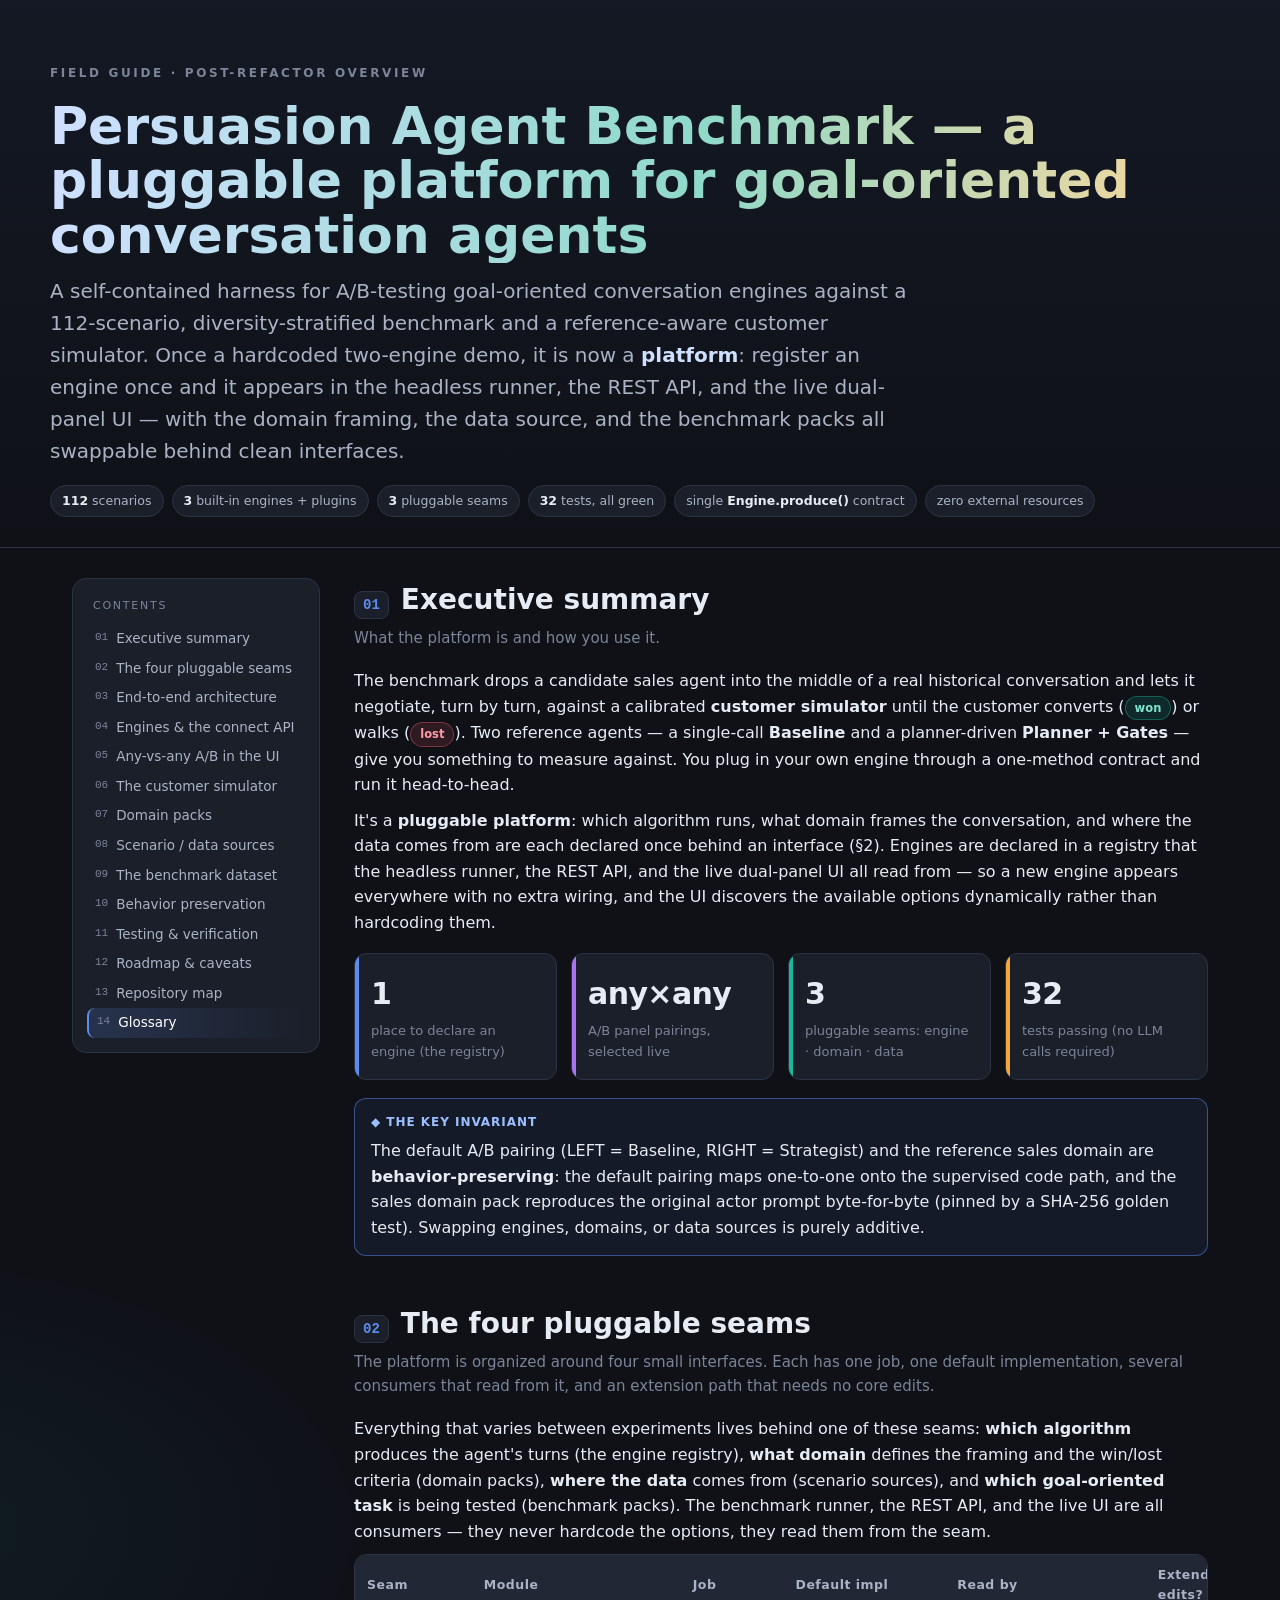
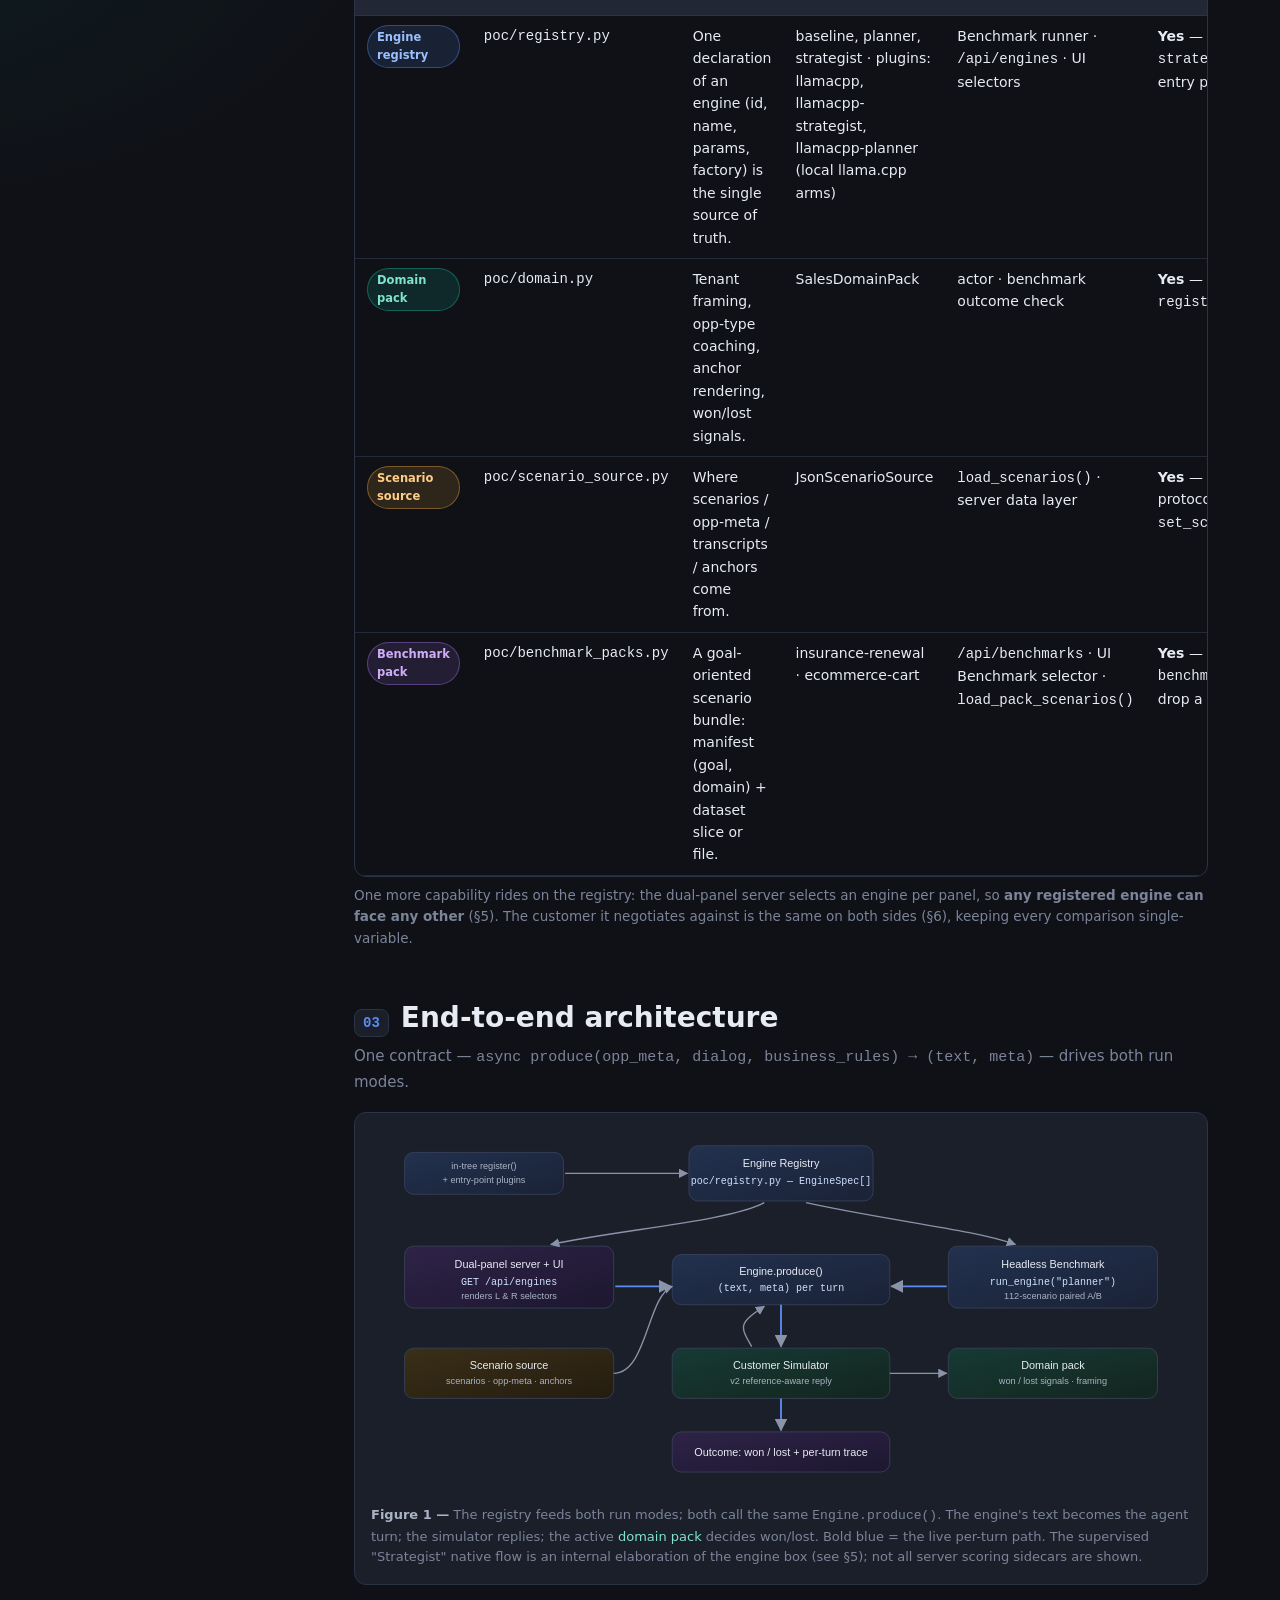
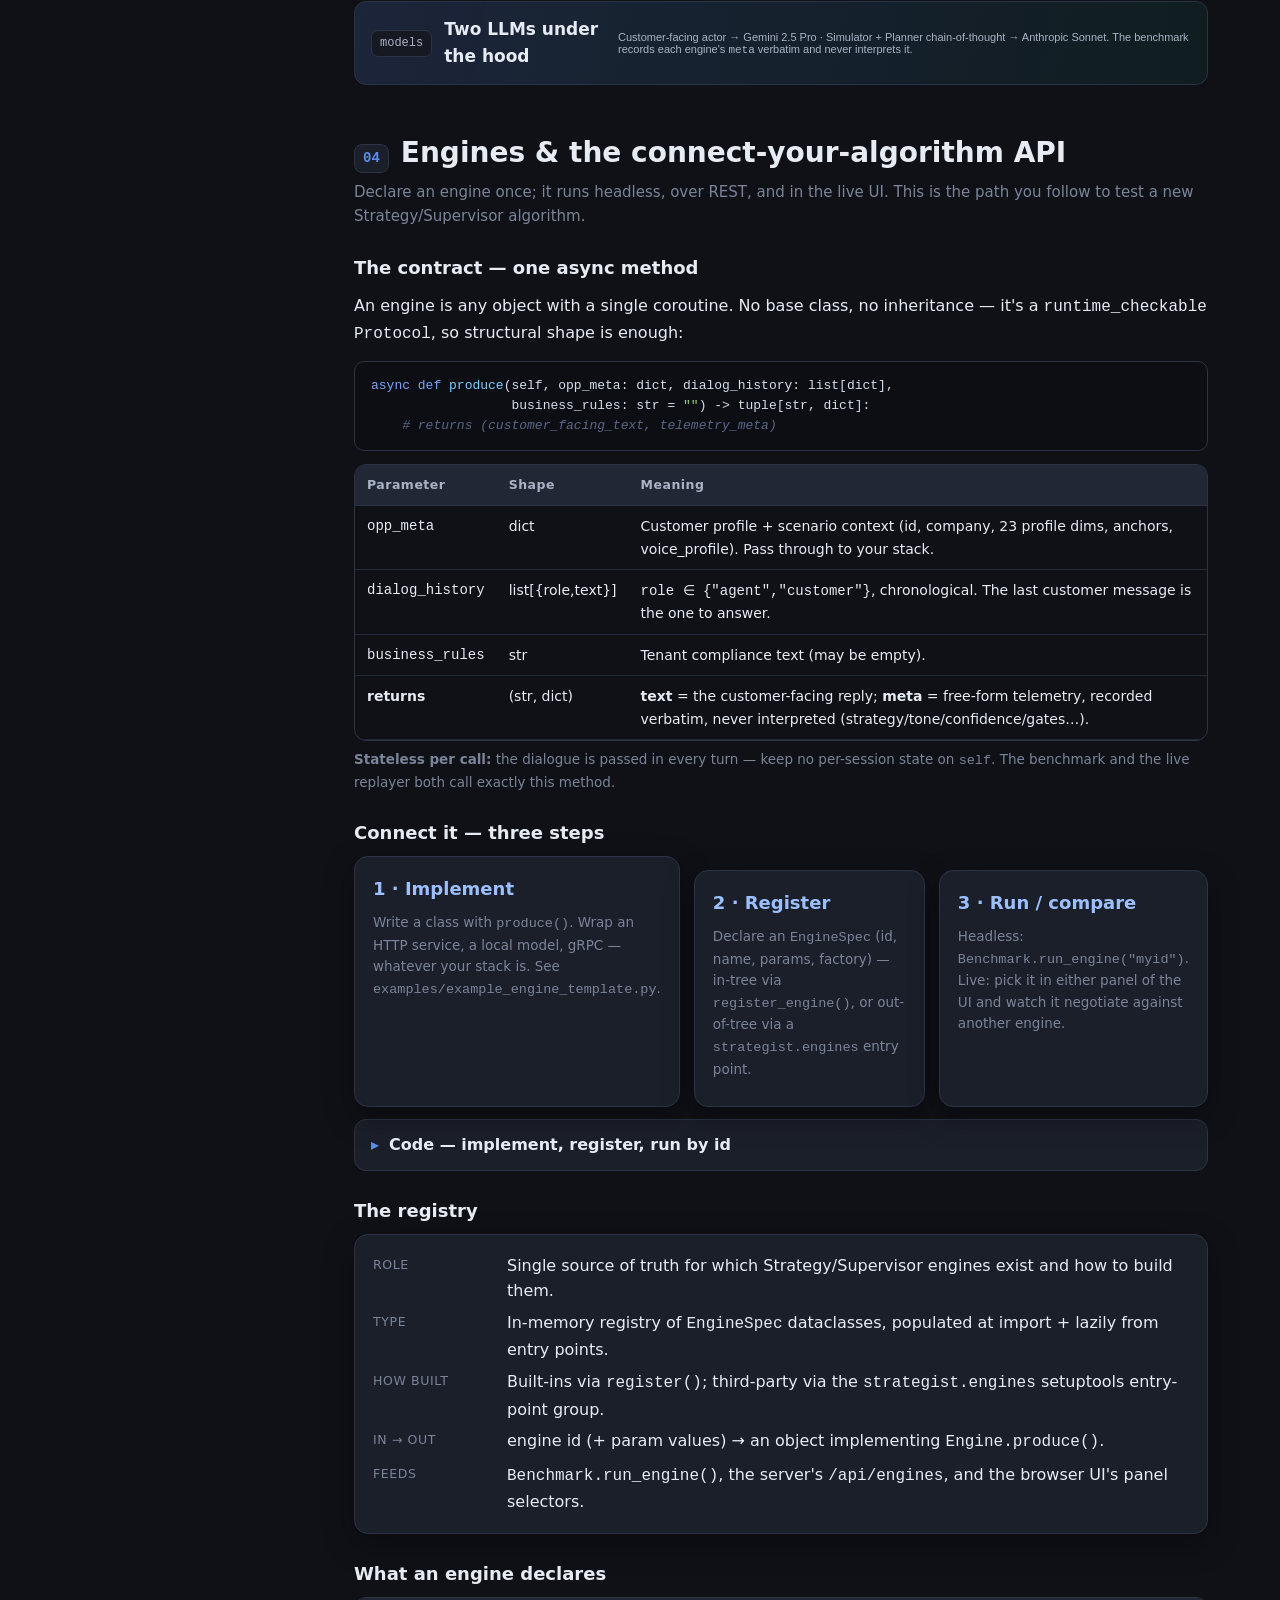
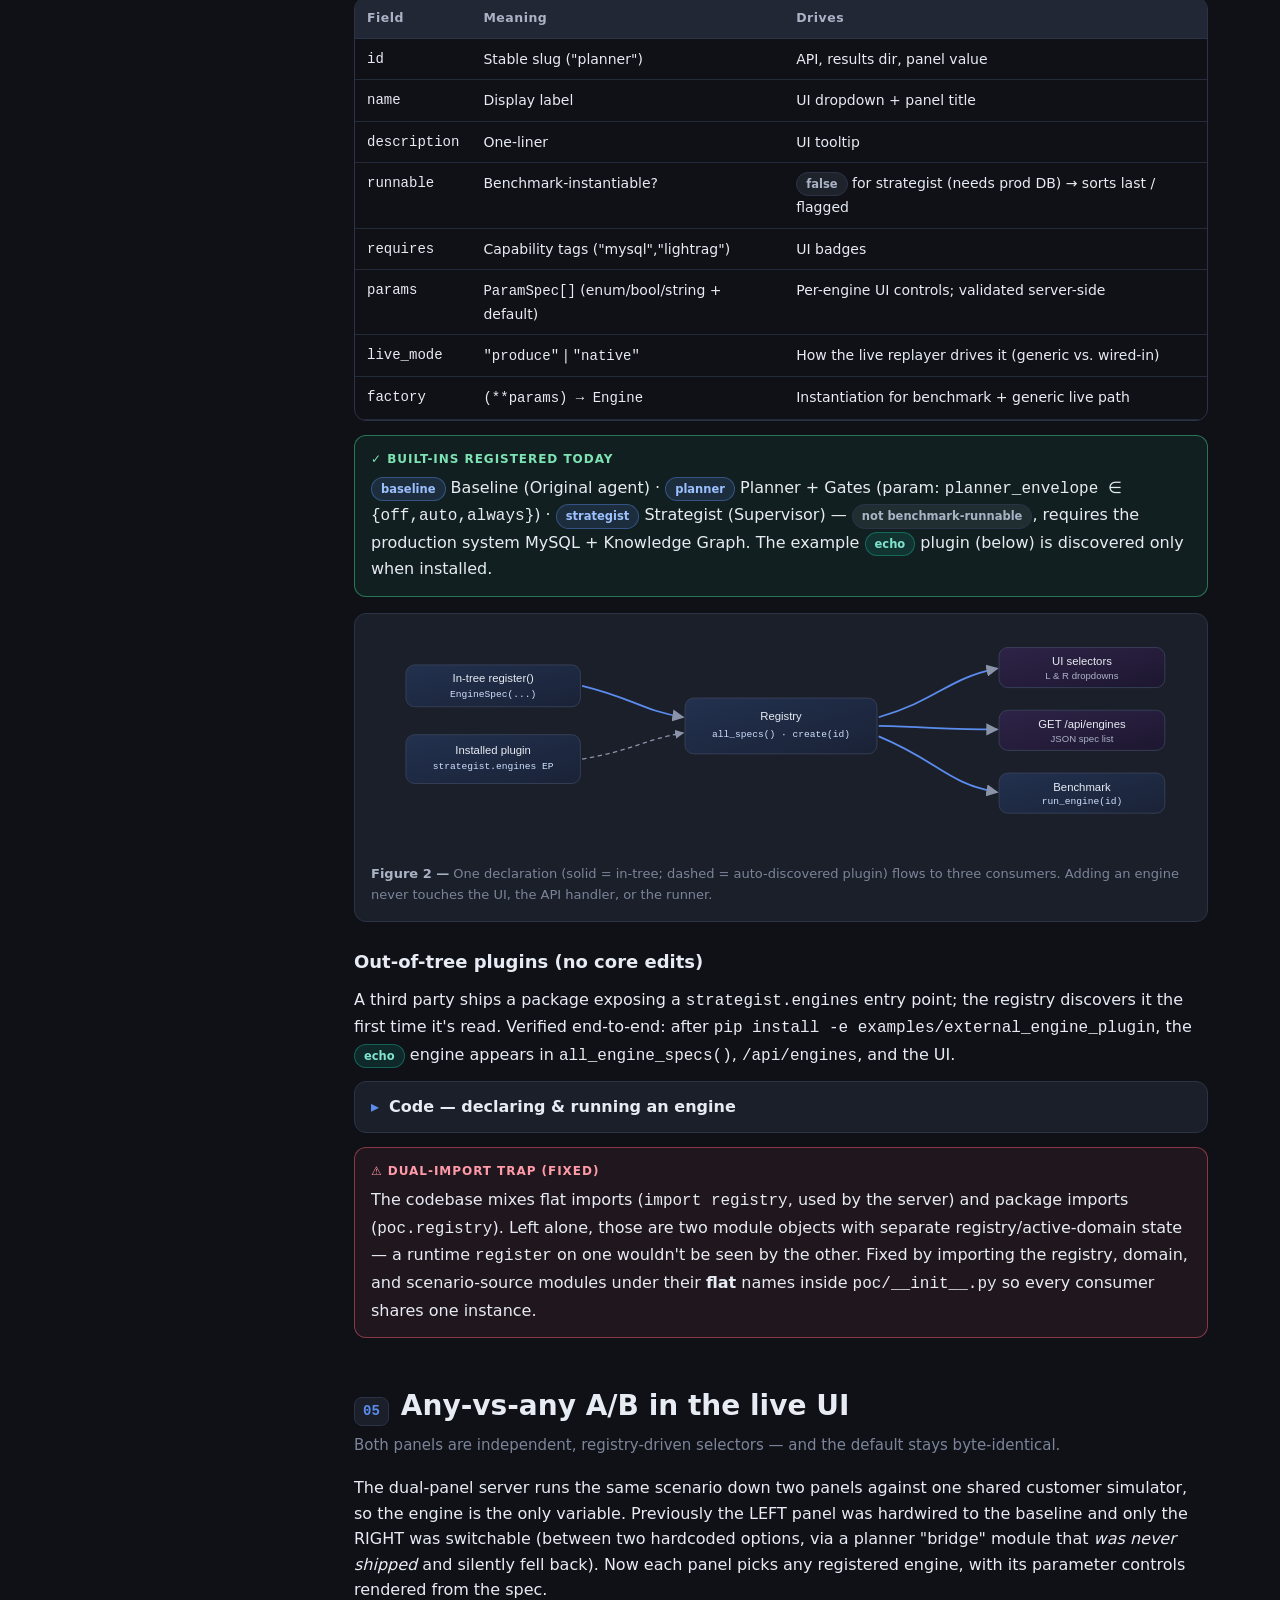
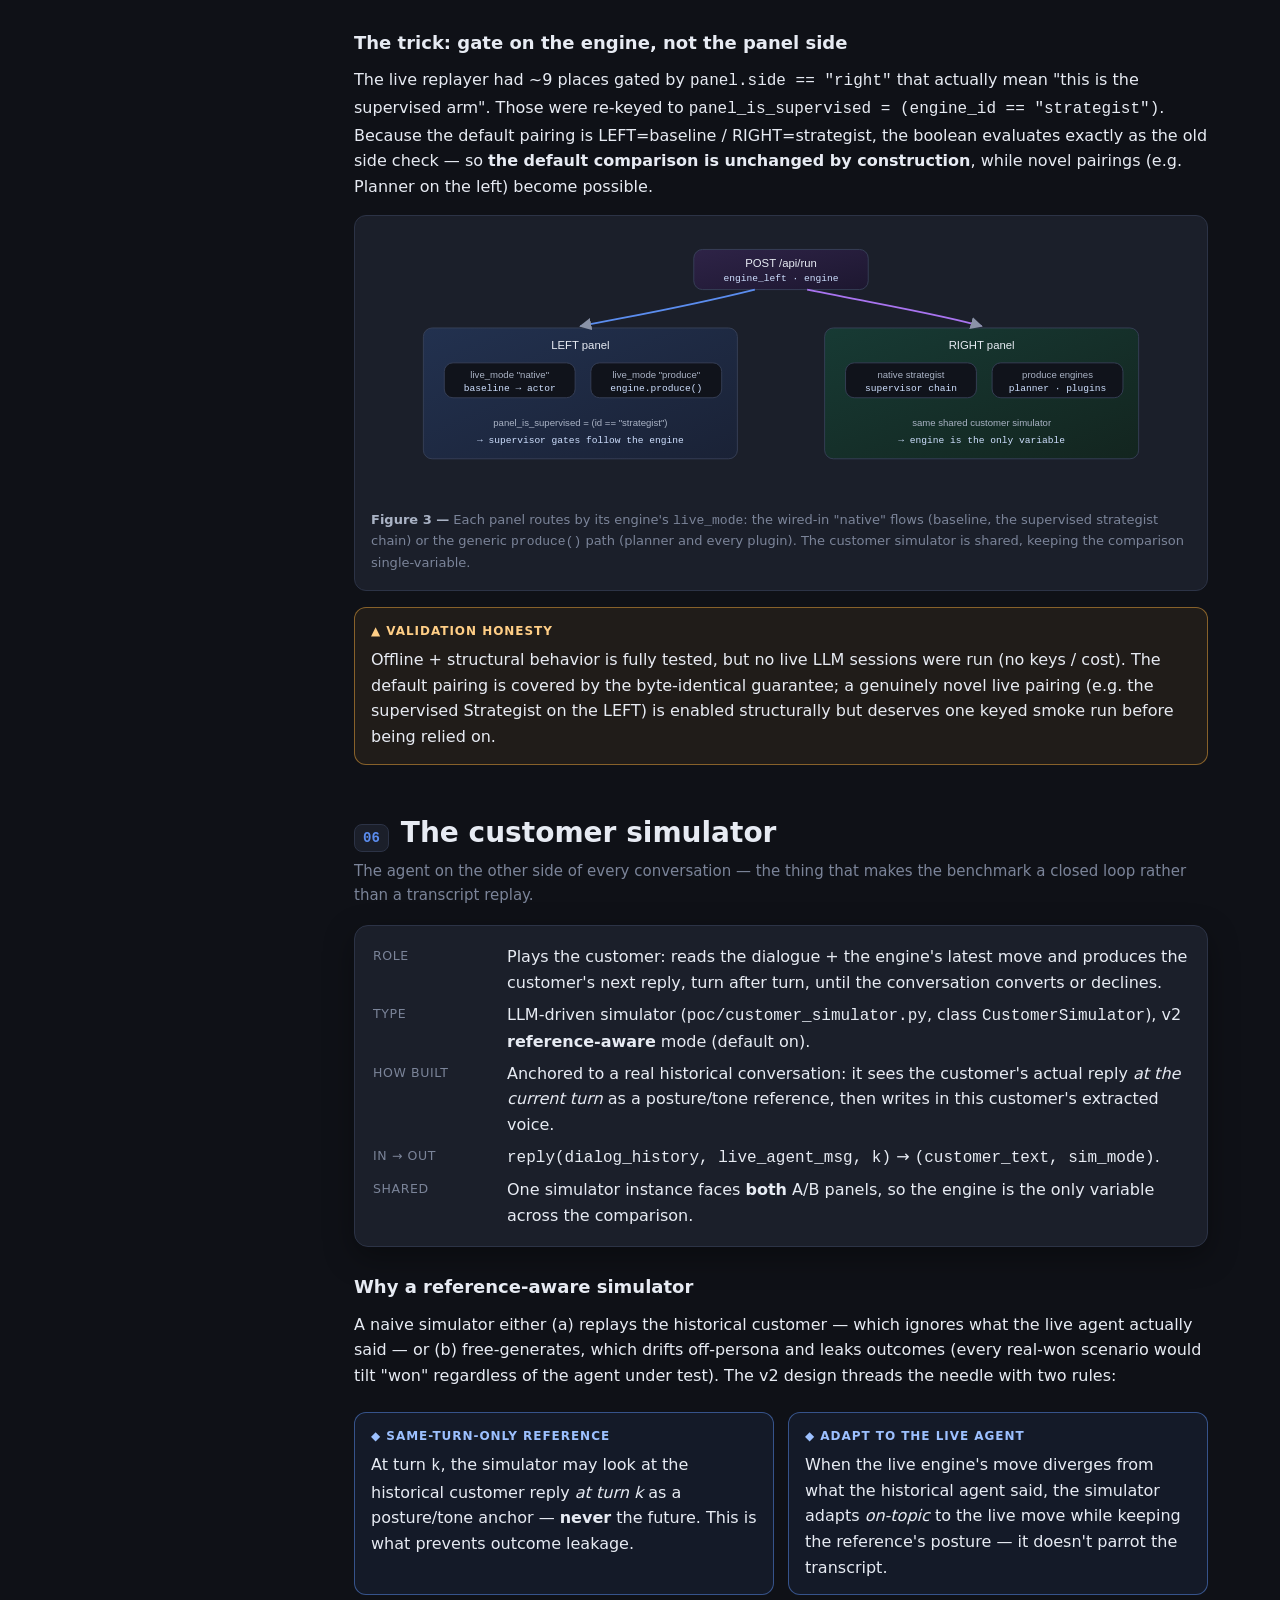
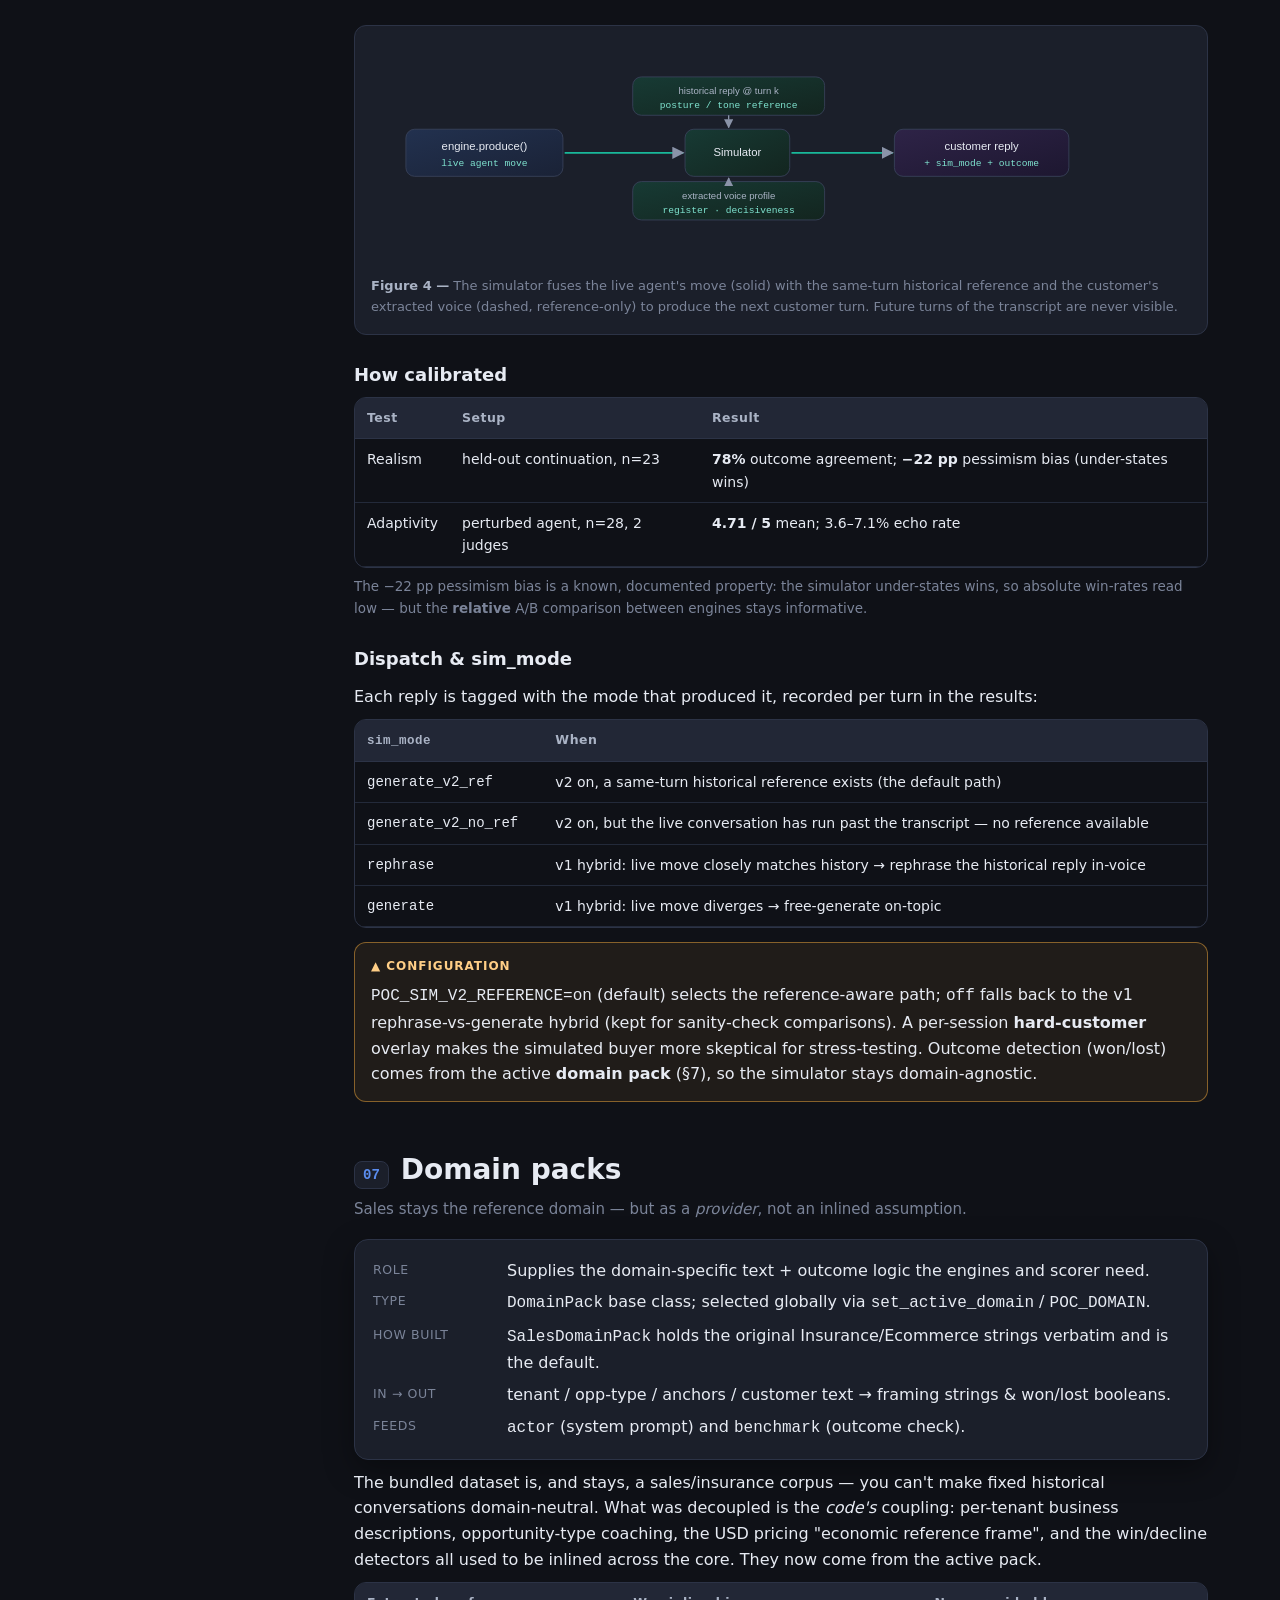
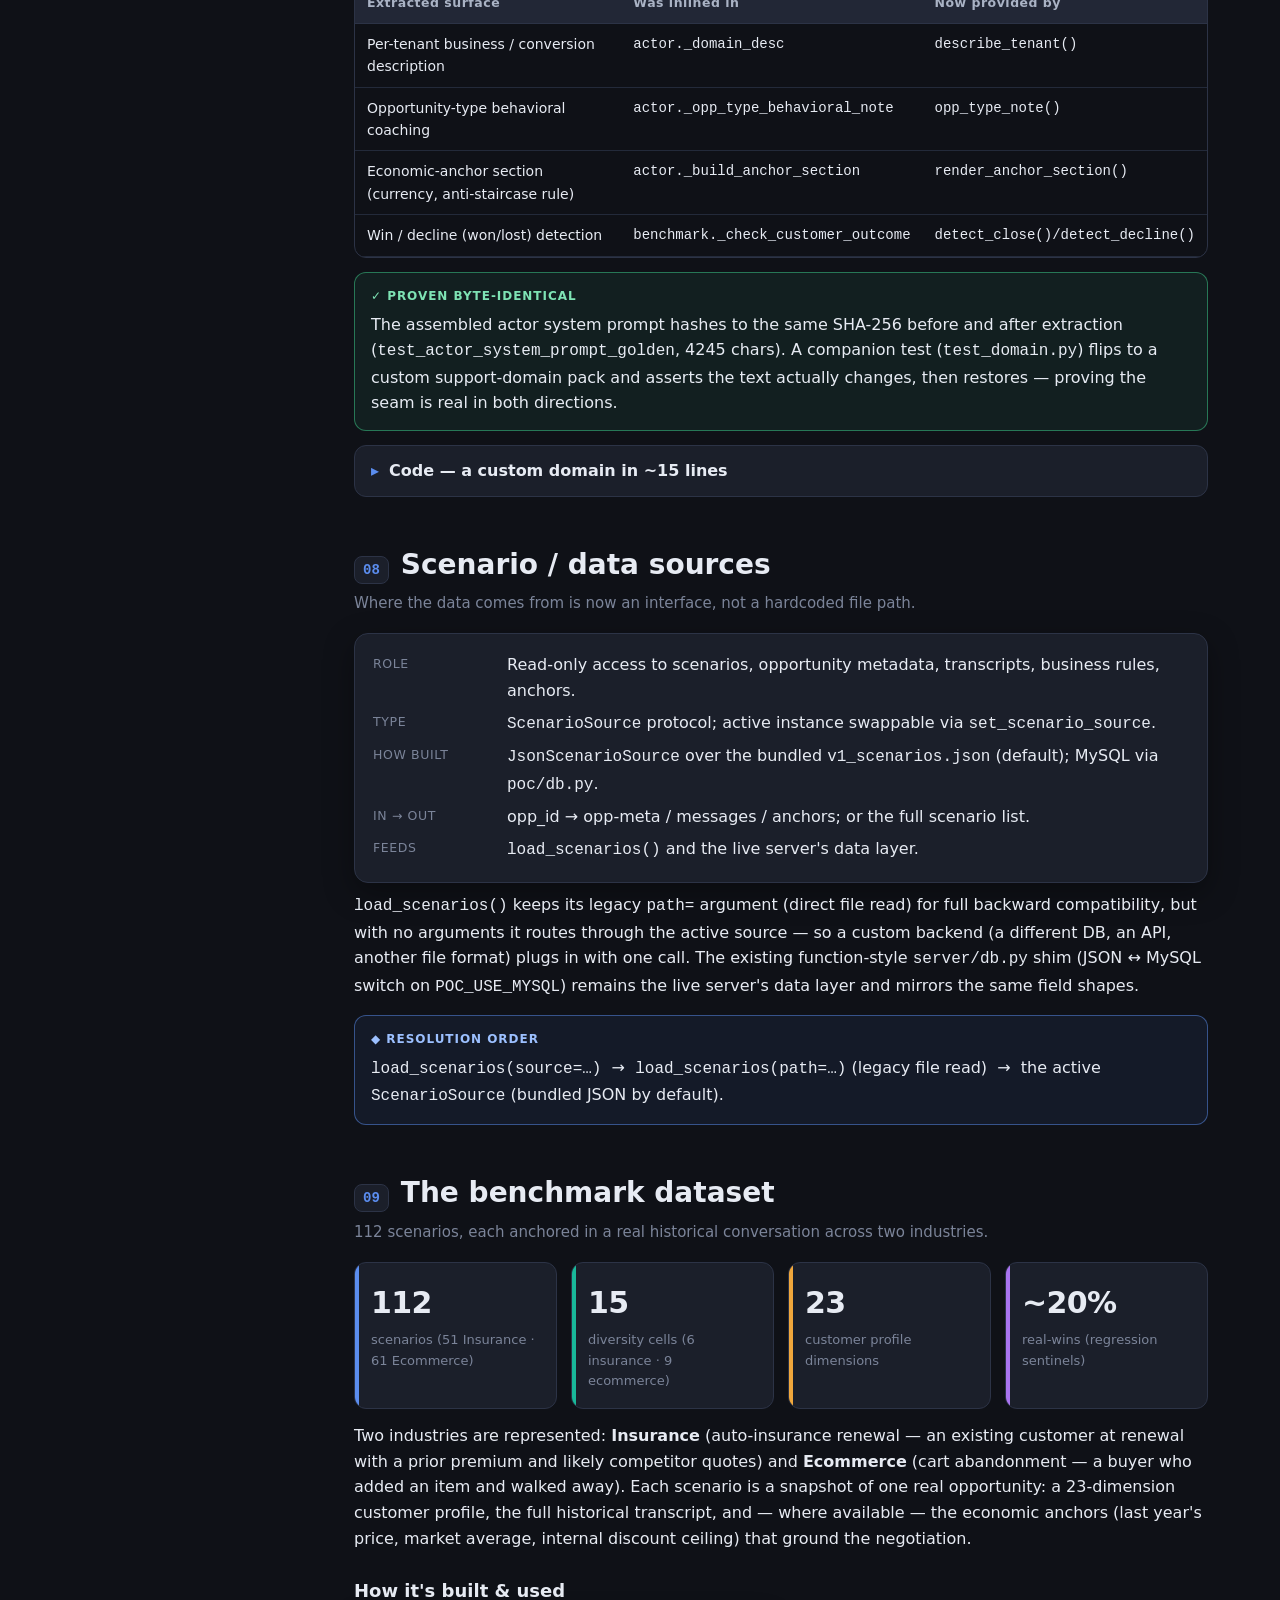
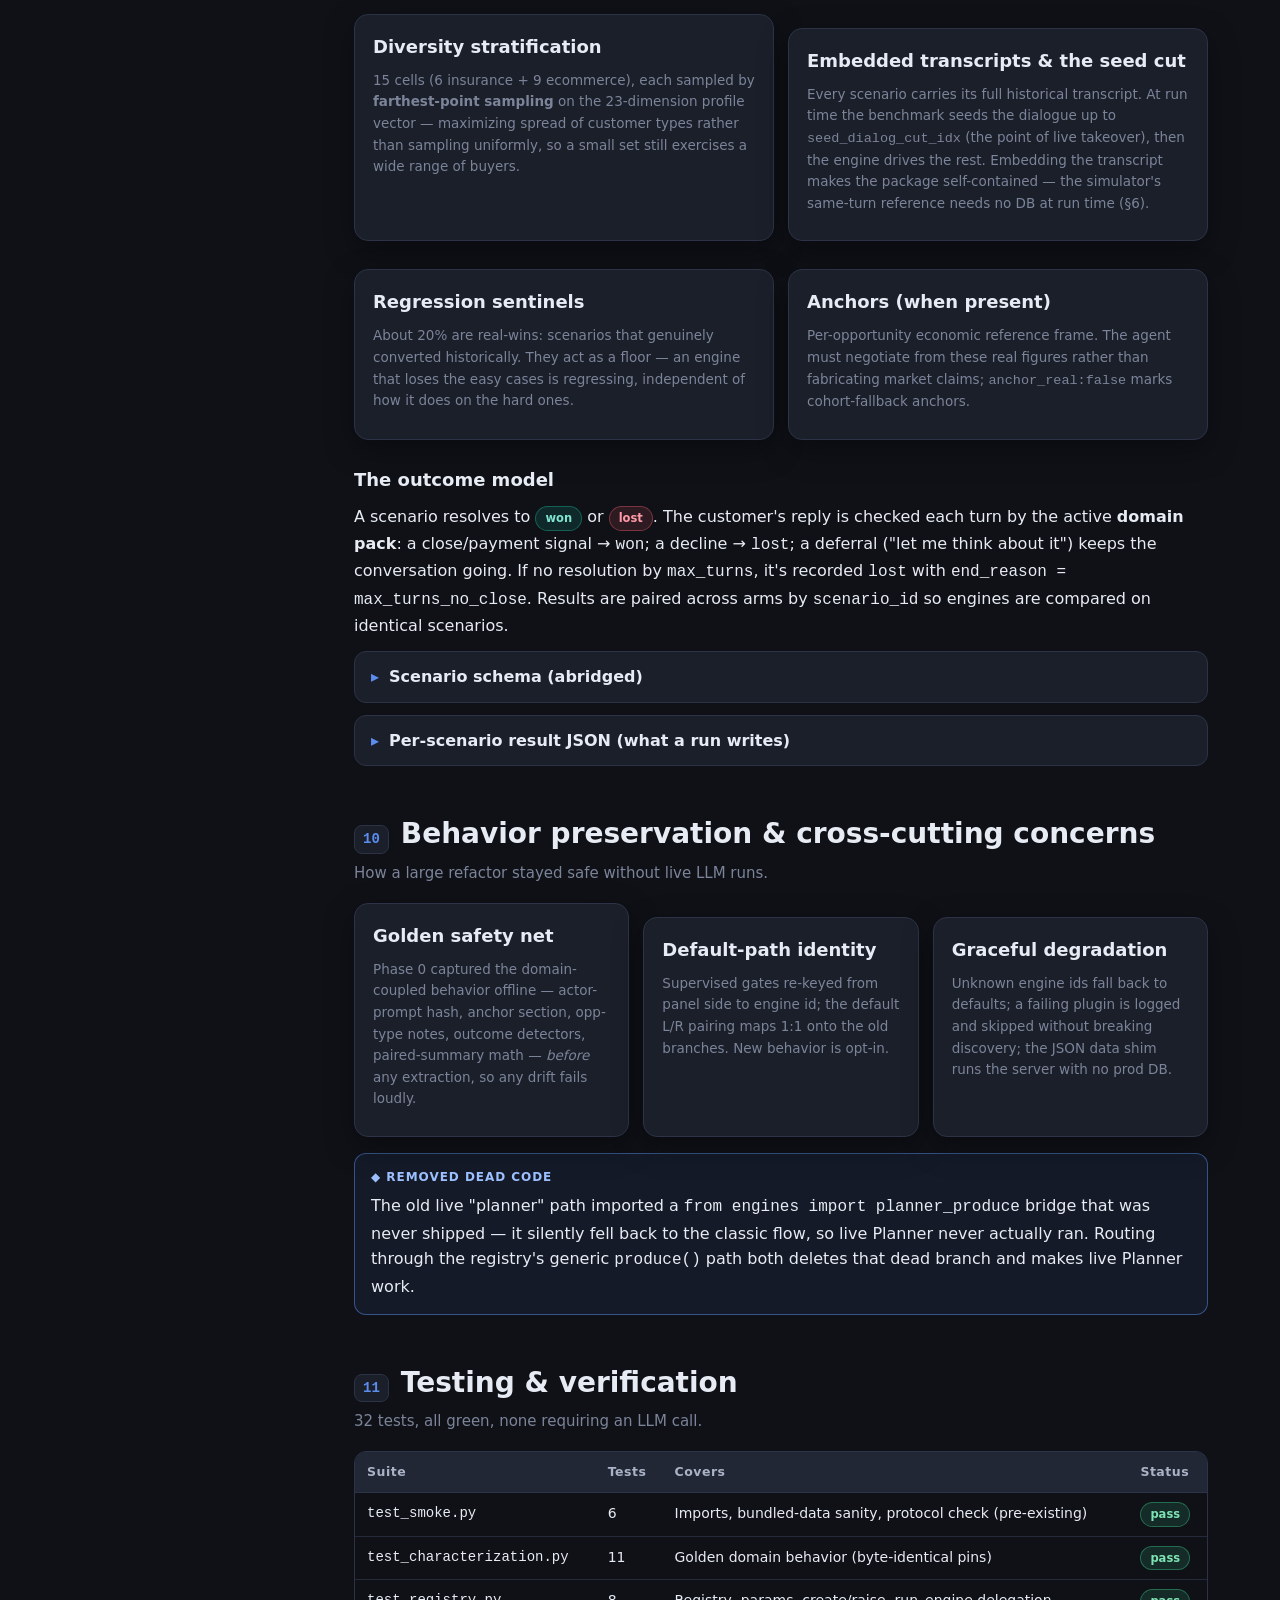
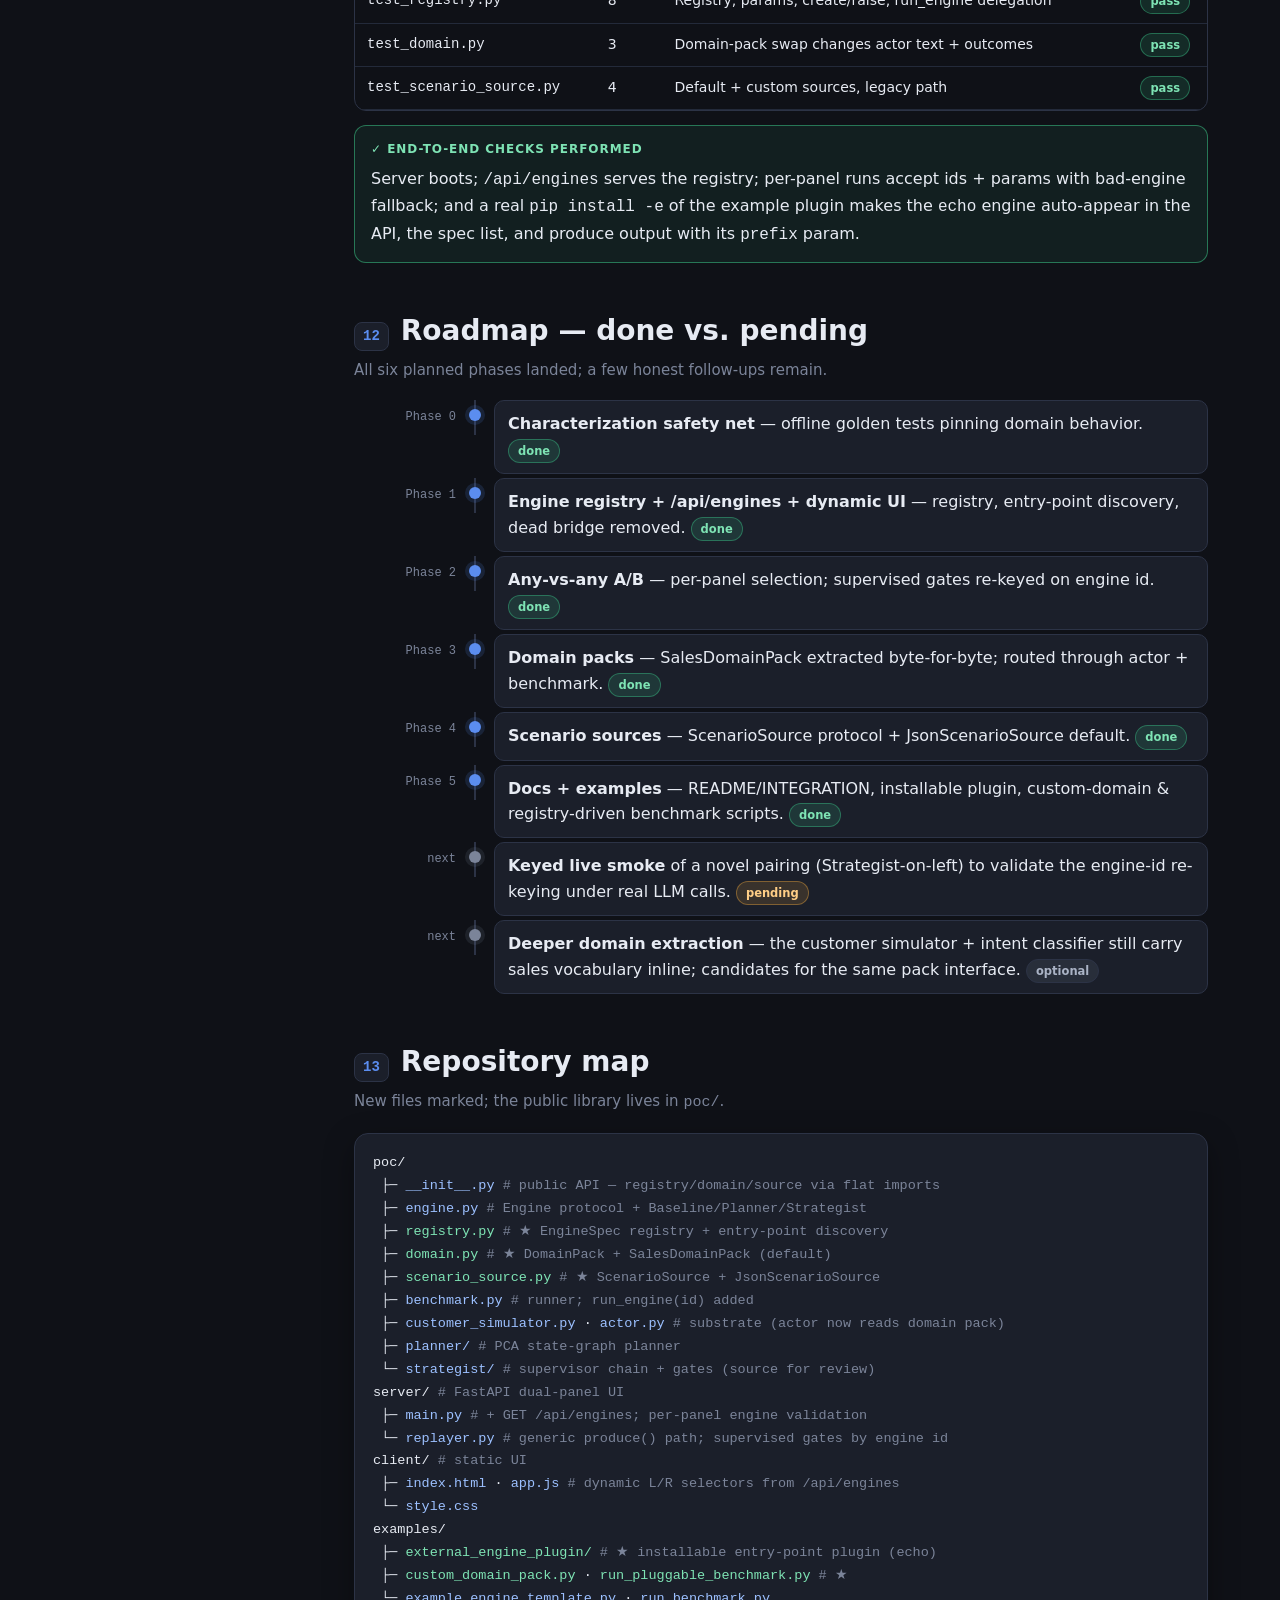
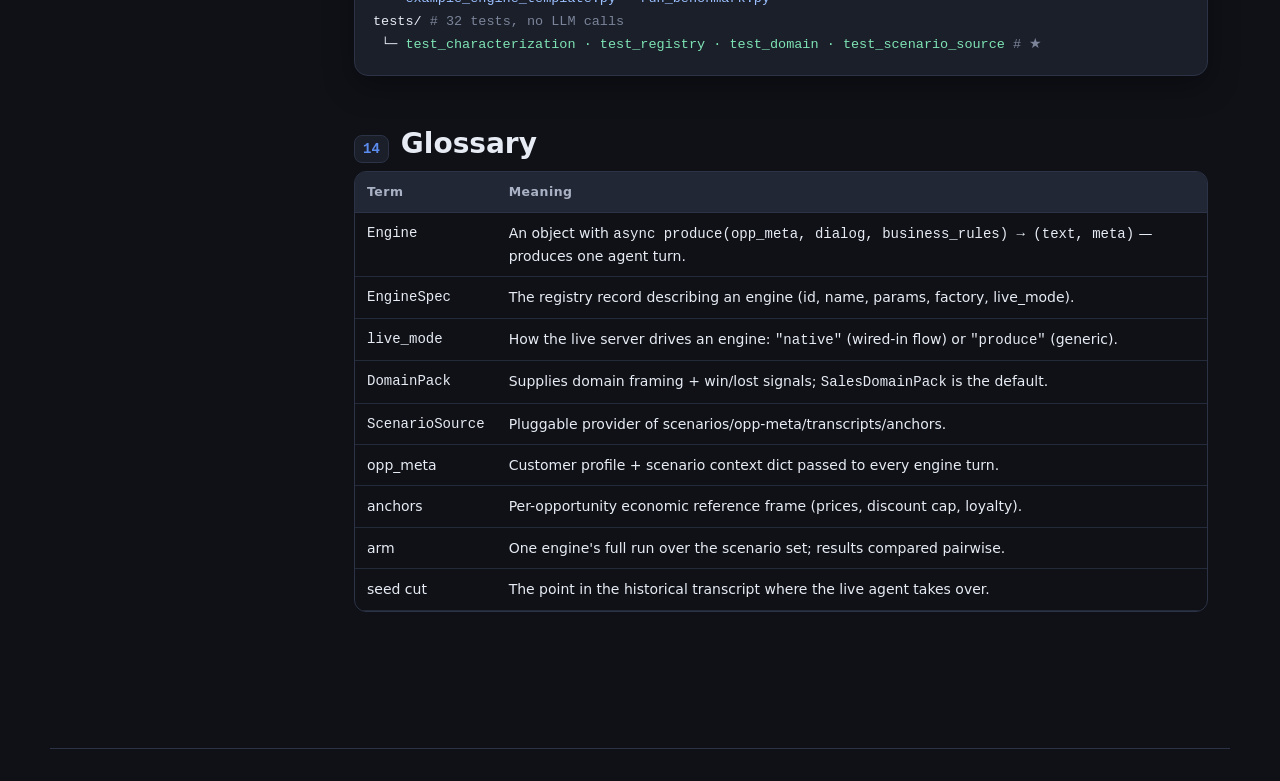
<file: docs/STRATEGIST_OVERVIEW.html>
<!DOCTYPE html>
<html lang="en">
<head>
<meta charset="utf-8">
<meta name="viewport" content="width=device-width, initial-scale=1">
<title>Persuasion Agent Benchmark · Field Guide</title>
<style>
:root{
  --bg:#0f1117; --bg2:#161922; --panel:#1b1f2a; --panel2:#222736;
  --ink:#e7ebf3; --ink-soft:#aab3c5; --ink-faint:#7b8499;
  --line:#2c3346; --line-soft:#232a3a;
  /* accent meanings: a=engines/registry, b=domain packs, c=data/scenarios, ctrl=server/UI */
  --a:#5b8def; --b:#19b89a; --c:#f0a73c; --ctrl:#a974f0; --danger:#ef5b6e; --ok:#3ecf8e;
  --shadow:0 10px 30px rgba(0,0,0,.35); --radius:14px; --maxw:1180px;
  --mono:"SF Mono",ui-monospace,"JetBrains Mono",Menlo,Consolas,monospace;
}
*{box-sizing:border-box}
html{scroll-behavior:smooth}
body{
  margin:0; background:
    radial-gradient(1100px 600px at 80% -10%, rgba(91,141,239,.10), transparent 60%),
    radial-gradient(900px 500px at -10% 10%, rgba(25,184,154,.08), transparent 55%),
    var(--bg);
  color:var(--ink);
  font:16px/1.6 "Segoe UI",system-ui,-apple-system,Roboto,Helvetica,Arial,sans-serif;
  -webkit-font-smoothing:antialiased;
}
a{color:var(--a);text-decoration:none}
a:hover{text-decoration:underline}
code,pre,.mono{font-family:var(--mono)}
svg{max-width:100%;height:auto}

/* hero */
.hero{padding:64px 22px 30px;border-bottom:1px solid var(--line);
  background:linear-gradient(180deg,rgba(91,141,239,.06),transparent)}
.hero-inner{max-width:var(--maxw);margin:0 auto}
.eyebrow{letter-spacing:.22em;text-transform:uppercase;font-size:12px;color:var(--ink-faint);font-weight:700}
.hero h1{font-size:clamp(30px,5vw,52px);line-height:1.05;margin:.3em 0 .2em;
  background:linear-gradient(92deg,#cfe0ff, #8fd9c9 55%, #ffd79a);
  -webkit-background-clip:text;background-clip:text;color:transparent}
.lede{font-size:clamp(16px,2.1vw,20px);color:var(--ink-soft);max-width:880px}
.hero-tags{margin-top:18px;display:flex;gap:8px;flex-wrap:wrap}
.tag{border:1px solid var(--line);background:var(--panel);color:var(--ink-soft);
  padding:5px 11px;border-radius:999px;font-size:12.5px}
.tag b{color:var(--ink)}

/* layout */
.layout{max-width:var(--maxw);margin:0 auto;display:grid;grid-template-columns:248px 1fr;gap:34px;padding:30px 22px 90px}
nav.toc{position:sticky;top:18px;align-self:start;max-height:calc(100vh - 36px);overflow:auto;
  border:1px solid var(--line);border-radius:var(--radius);background:var(--panel);padding:14px}
nav.toc .tl-title{font-size:11px;letter-spacing:.16em;text-transform:uppercase;color:var(--ink-faint);margin:4px 6px 10px}
nav.toc ol{list-style:none;margin:0;padding:0;counter-reset:toc}
nav.toc li{counter-increment:toc}
nav.toc a{display:flex;gap:8px;padding:6px 8px;border-radius:8px;color:var(--ink-soft);font-size:13.5px;line-height:1.3}
nav.toc a::before{content:counter(toc,decimal-leading-zero);color:var(--ink-faint);font-family:var(--mono);font-size:11px}
nav.toc a:hover{background:var(--panel2);text-decoration:none;color:var(--ink)}
nav.toc a.active{background:linear-gradient(90deg,rgba(91,141,239,.18),transparent);color:#fff;border-left:2px solid var(--a)}

main{min-width:0}
section{margin:0 0 46px;scroll-margin-top:20px}
h2{font-size:clamp(21px,3vw,28px);margin:0 0 4px;display:flex;align-items:baseline;gap:12px}
.sec-num{font-family:var(--mono);font-size:14px;color:var(--a);border:1px solid var(--line);
  border-radius:8px;padding:2px 8px;background:var(--panel)}
.sec-sub{color:var(--ink-faint);margin:0 0 18px;font-size:15px}
h3{font-size:18px;margin:26px 0 8px}
p{margin:.6em 0}
.small{font-size:13.5px;color:var(--ink-faint)}

/* cards & grids */
.card{background:var(--panel);border:1px solid var(--line);border-radius:var(--radius);padding:18px;box-shadow:var(--shadow)}
.card+.card{margin-top:14px}
.grid{display:grid;gap:14px}
.g2{grid-template-columns:repeat(2,1fr)}
.g3{grid-template-columns:repeat(3,1fr)}
.g4{grid-template-columns:repeat(4,1fr)}
@media(max-width:900px){.layout{grid-template-columns:1fr}nav.toc{display:none}.g2,.g3,.g4{grid-template-columns:1fr}}

/* callouts */
.callout{border-radius:12px;padding:14px 16px;border:1px solid var(--line);background:var(--panel2);margin:14px 0}
.callout .clabel{font-weight:700;font-size:12px;letter-spacing:.08em;text-transform:uppercase;margin-bottom:6px;display:flex;gap:8px;align-items:center}
.callout.info{border-color:rgba(91,141,239,.5);background:rgba(91,141,239,.08)}
.callout.info .clabel{color:#9cc0ff}
.callout.ok{border-color:rgba(62,207,142,.5);background:rgba(62,207,142,.08)}
.callout.ok .clabel{color:#7ee3b4}
.callout.caveat{border-color:rgba(240,167,60,.5);background:rgba(240,167,60,.08)}
.callout.caveat .clabel{color:#ffce86}
.callout.gotcha{border-color:rgba(239,91,110,.5);background:rgba(239,91,110,.08)}
.callout.gotcha .clabel{color:#ff9aa8}

/* stat tiles */
.stat{background:var(--panel);border:1px solid var(--line);border-radius:12px;padding:16px;position:relative;overflow:hidden}
.stat::after{content:"";position:absolute;inset:0 auto 0 0;width:4px;background:var(--a)}
.stat.b::after{background:var(--b)} .stat.c::after{background:var(--c)} .stat.ctrl::after{background:var(--ctrl)}
.stat .v{font-size:30px;font-weight:800;letter-spacing:-.02em}
.stat .l{color:var(--ink-faint);font-size:13px;margin-top:3px}

/* tables */
.tablewrap{overflow:auto;border:1px solid var(--line);border-radius:12px}
table{border-collapse:collapse;width:100%;font-size:14px;min-width:520px}
thead th{position:sticky;top:0;background:var(--panel2);text-align:left;padding:10px 12px;border-bottom:1px solid var(--line);font-size:12.5px;letter-spacing:.04em;color:var(--ink-soft)}
td{padding:9px 12px;border-bottom:1px solid var(--line-soft);vertical-align:top}
tbody tr:hover{background:rgba(255,255,255,.02)}
.pill{display:inline-block;padding:2px 9px;border-radius:999px;font-size:11.5px;font-weight:700;border:1px solid var(--line)}
.pill.done{background:rgba(62,207,142,.14);color:#7ee3b4;border-color:rgba(62,207,142,.4)}
.pill.wip{background:rgba(240,167,60,.14);color:#ffce86;border-color:rgba(240,167,60,.4)}
.pill.todo{background:rgba(123,132,153,.14);color:var(--ink-soft)}
.pill.danger{background:rgba(239,91,110,.14);color:#ff9aa8;border-color:rgba(239,91,110,.4)}
.pill.a{background:rgba(91,141,239,.14);color:#9cc0ff;border-color:rgba(91,141,239,.4)}
.pill.b{background:rgba(25,184,154,.14);color:#7fe3cf;border-color:rgba(25,184,154,.4)}
.pill.c{background:rgba(240,167,60,.14);color:#ffce86;border-color:rgba(240,167,60,.4)}
.pill.d{background:rgba(169,116,240,.14);color:#cfaef7;border-color:rgba(169,116,240,.4)}

/* at-a-glance kvs */
dl.kvs{display:grid;grid-template-columns:120px 1fr;gap:6px 14px;margin:0}
dl.kvs dt{color:var(--ink-faint);font-size:12.5px;text-transform:uppercase;letter-spacing:.05em;padding-top:2px}
dl.kvs dd{margin:0;color:var(--ink)}

/* model band */
.modelband{border-radius:12px;padding:14px 16px;margin:8px 0 4px;border:1px solid var(--line);
  background:linear-gradient(100deg,rgba(91,141,239,.16),rgba(25,184,154,.07));display:flex;align-items:center;gap:12px}
.modelband .badge{font-family:var(--mono);font-size:12px;border:1px solid var(--line);border-radius:7px;padding:3px 8px;background:var(--bg2);color:var(--ink-soft)}
.modelband h3{margin:0;font-size:17px}

/* timeline */
.timeline{position:relative;margin:8px 0;padding-left:6px}
.tl{display:grid;grid-template-columns:96px 26px 1fr;gap:6px;align-items:start;margin:0 0 4px}
.tl .when{font-family:var(--mono);font-size:12px;color:var(--ink-faint);text-align:right;padding-top:8px}
.tl .rail{position:relative;justify-self:center}
.tl .rail::before{content:"";position:absolute;top:0;bottom:-14px;left:50%;width:2px;background:var(--line);transform:translateX(-50%)}
.tl .dot{width:12px;height:12px;border-radius:50%;background:var(--a);margin:9px auto 0;position:relative;z-index:1;box-shadow:0 0 0 4px rgba(91,141,239,.15)}
.tl.next .dot{background:var(--ink-faint);box-shadow:0 0 0 4px rgba(123,132,153,.15)}
.tl .body{background:var(--panel);border:1px solid var(--line);border-radius:10px;padding:10px 13px}
.tl .body b{color:var(--ink)}

/* tree */
.tree{font-size:13.5px;line-height:1.7}
.tree .d{color:#9cc0ff}
.tree .note{color:var(--ink-faint)}
.tree .new{color:#7ee3b4}

/* folds */
details.fold{border:1px solid var(--line);border-radius:12px;background:var(--panel);margin:12px 0;overflow:hidden}
details.fold>summary{cursor:pointer;padding:12px 16px;font-weight:600;list-style:none;display:flex;gap:10px;align-items:center}
details.fold>summary::-webkit-details-marker{display:none}
details.fold>summary::before{content:"▸";color:var(--a)}
details.fold[open]>summary::before{content:"▾"}
.foldbody{padding:4px 16px 16px;border-top:1px solid var(--line-soft)}

/* code */
pre{background:#0c0e14;border:1px solid var(--line);border-radius:10px;padding:14px 16px;overflow:auto;font-size:13px;line-height:1.55}
pre code{color:#d6deec}
.kw{color:#7aa2f7}.str{color:#9ece6a}.num{color:#ff9e64}.cm{color:#5c6685;font-style:italic}.fn{color:#7dcfff}

/* figure */
figure{margin:16px 0}
figure .fig{background:var(--panel);border:1px solid var(--line);border-radius:12px;padding:16px}
figcaption{color:var(--ink-faint);font-size:13px;margin-top:8px}
figcaption b{color:var(--ink-soft)}

.legend{display:flex;gap:16px;flex-wrap:wrap;font-size:12.5px;color:var(--ink-soft);margin-top:8px}
.legend span{display:inline-flex;gap:6px;align-items:center}
.sw{width:22px;height:0;border-top:3px solid var(--a);display:inline-block}
.sw.dash{border-top:3px dashed var(--ink-faint)}
.sw.b{border-top-color:var(--b)} .sw.c{border-top-color:var(--c)} .sw.ctrl{border-top-color:var(--ctrl)}

hr.soft{border:none;border-top:1px solid var(--line-soft);margin:26px 0}
.footer{max-width:var(--maxw);margin:0 auto;padding:30px 22px 60px;color:var(--ink-faint);font-size:13.5px;border-top:1px solid var(--line)}
.backtotop{position:fixed;right:18px;bottom:18px;background:var(--panel);border:1px solid var(--line);color:var(--ink-soft);
  border-radius:999px;padding:9px 14px;font-size:13px;box-shadow:var(--shadow);opacity:.0;pointer-events:none;transition:opacity .2s}
.backtotop.show{opacity:1;pointer-events:auto}
.tagrow{display:flex;gap:8px;flex-wrap:wrap;margin:6px 0}
b.hl{color:#cfe0ff}
</style>
</head>
<body>

<header class="hero">
  <div class="hero-inner">
    <div class="eyebrow">Field Guide · Post-Refactor Overview</div>
    <h1>Persuasion Agent Benchmark — a pluggable platform for goal-oriented conversation agents</h1>
    <p class="lede">A self-contained harness for A/B-testing goal-oriented conversation engines against a 112-scenario,
      diversity-stratified benchmark and a reference-aware customer simulator. Once a hardcoded two-engine demo, it is
      now a <b class="hl">platform</b>: register an engine once and it
      appears in the headless runner, the REST API, and the live dual-panel UI — with the domain framing, the data
      source, and the benchmark packs all swappable behind clean interfaces.</p>
    <div class="hero-tags">
      <span class="tag"><b>112</b> scenarios</span>
      <span class="tag"><b>3</b> built-in engines + plugins</span>
      <span class="tag"><b>3</b> pluggable seams</span>
      <span class="tag"><b>32</b> tests, all green</span>
      <span class="tag">single <b>Engine.produce()</b> contract</span>
      <span class="tag">zero external resources</span>
    </div>
  </div>
</header>

<div class="layout">
<nav class="toc" aria-label="Table of contents">
  <div class="tl-title">Contents</div>
  <ol>
    <li><a href="#summary">Executive summary</a></li>
    <li><a href="#seams">The four pluggable seams</a></li>
    <li><a href="#architecture">End-to-end architecture</a></li>
    <li><a href="#registry">Engines &amp; the connect API</a></li>
    <li><a href="#abtest">Any-vs-any A/B in the UI</a></li>
    <li><a href="#simulator">The customer simulator</a></li>
    <li><a href="#domain">Domain packs</a></li>
    <li><a href="#source">Scenario / data sources</a></li>
    <li><a href="#dataset">The benchmark dataset</a></li>
    <li><a href="#safety">Behavior preservation</a></li>
    <li><a href="#testing">Testing &amp; verification</a></li>
    <li><a href="#roadmap">Roadmap &amp; caveats</a></li>
    <li><a href="#repo">Repository map</a></li>
    <li><a href="#glossary">Glossary</a></li>
  </ol>
</nav>

<main>

<!-- 1 ─────────────────────────────────────────── -->
<section id="summary">
  <h2><span class="sec-num">01</span> Executive summary</h2>
  <p class="sec-sub">What the platform is and how you use it.</p>

  <p>The benchmark drops a candidate sales agent into the middle of a real historical conversation and lets it
  negotiate, turn by turn, against a calibrated <b>customer simulator</b> until the customer converts (<span class="pill b">won</span>)
  or walks (<span class="pill danger">lost</span>). Two reference agents — a single-call <b>Baseline</b> and a
  planner-driven <b>Planner + Gates</b> — give you something to measure against. You plug in your own engine through a
  one-method contract and run it head-to-head.</p>

  <p>It's a <b>pluggable platform</b>: which algorithm runs, what domain frames the conversation, and where the data
  comes from are each declared once behind an interface (§2). Engines are declared in a registry that the headless
  runner, the REST API, and the live dual-panel UI all read from — so a new engine appears everywhere with no extra
  wiring, and the UI discovers the available options dynamically rather than hardcoding them.</p>

  <div class="grid g4" style="margin:18px 0">
    <div class="stat a"><div class="v">1</div><div class="l">place to declare an engine (the registry)</div></div>
    <div class="stat ctrl"><div class="v">any×any</div><div class="l">A/B panel pairings, selected live</div></div>
    <div class="stat b"><div class="v">3</div><div class="l">pluggable seams: engine · domain · data</div></div>
    <div class="stat c"><div class="v">32</div><div class="l">tests passing (no LLM calls required)</div></div>
  </div>

  <div class="callout info">
    <div class="clabel">◆ The key invariant</div>
    The default A/B pairing (LEFT = Baseline, RIGHT = Strategist) and the reference sales domain are
    <b>behavior-preserving</b>: the default pairing maps one-to-one onto the supervised code path, and the sales domain
    pack reproduces the original actor prompt byte-for-byte (pinned by a SHA-256 golden test). Swapping engines,
    domains, or data sources is purely additive.
  </div>
</section>

<!-- 2 ─────────────────────────────────────────── -->
<section id="seams">
  <h2><span class="sec-num">02</span> The four pluggable seams</h2>
  <p class="sec-sub">The platform is organized around four small interfaces. Each has one job, one default
  implementation, several consumers that read from it, and an extension path that needs no core edits.</p>

  <p>Everything that varies between experiments lives behind one of these seams: <b>which algorithm</b> produces the
  agent's turns (the engine registry), <b>what domain</b> defines the framing and the win/lost criteria (domain packs),
  <b>where the data</b> comes from (scenario sources), and <b>which goal-oriented task</b> is being tested (benchmark
  packs). The benchmark runner, the REST API, and the live UI are all
  consumers — they never hardcode the options, they read them from the seam.</p>

  <div class="tablewrap">
    <table>
      <thead><tr><th>Seam</th><th>Module</th><th>Job</th><th>Default impl</th><th>Read by</th><th>Extend without core edits?</th></tr></thead>
      <tbody>
        <tr>
          <td><span class="pill a">Engine registry</span></td>
          <td class="mono">poc/registry.py</td>
          <td>One declaration of an engine (id, name, params, factory) is the single source of truth.</td>
          <td>baseline, planner, strategist · plugins: llamacpp, llamacpp-strategist, llamacpp-planner (local llama.cpp arms)</td>
          <td>Benchmark runner · <span class="mono">/api/engines</span> · UI selectors</td>
          <td><b>Yes</b> — <span class="mono">strategist.engines</span> entry point</td>
        </tr>
        <tr>
          <td><span class="pill b">Domain pack</span></td>
          <td class="mono">poc/domain.py</td>
          <td>Tenant framing, opp-type coaching, anchor rendering, won/lost signals.</td>
          <td>SalesDomainPack</td>
          <td>actor · benchmark outcome check</td>
          <td><b>Yes</b> — subclass + <span class="mono">register_domain</span></td>
        </tr>
        <tr>
          <td><span class="pill c">Scenario source</span></td>
          <td class="mono">poc/scenario_source.py</td>
          <td>Where scenarios / opp-meta / transcripts / anchors come from.</td>
          <td>JsonScenarioSource</td>
          <td><span class="mono">load_scenarios()</span> · server data layer</td>
          <td><b>Yes</b> — implement the protocol + <span class="mono">set_scenario_source</span></td>
        </tr>
        <tr>
          <td><span class="pill d">Benchmark pack</span></td>
          <td class="mono">poc/benchmark_packs.py</td>
          <td>A goal-oriented scenario bundle: manifest (goal, domain) + dataset slice or file.</td>
          <td>insurance-renewal · ecommerce-cart</td>
          <td><span class="mono">/api/benchmarks</span> · UI Benchmark selector · <span class="mono">load_pack_scenarios()</span></td>
          <td><b>Yes</b> — copy <span class="mono">benchmarks/_template/</span>, drop a <span class="mono">pack.json</span></td>
        </tr>
      </tbody>
    </table>
  </div>

  <p class="small">One more capability rides on the registry: the dual-panel server selects an engine per panel, so
  <b>any registered engine can face any other</b> (§5). The customer it negotiates against is the same on both sides
  (§6), keeping every comparison single-variable.</p>
</section>

<!-- 3 ─────────────────────────────────────────── -->
<section id="architecture">
  <h2><span class="sec-num">03</span> End-to-end architecture</h2>
  <p class="sec-sub">One contract — <span class="mono">async produce(opp_meta, dialog, business_rules) → (text, meta)</span> — drives both run modes.</p>

  <figure><div class="fig">
    <svg viewBox="0 0 980 430" role="img" aria-label="End-to-end architecture diagram">
      <defs>
        <marker id="ar" viewBox="0 0 10 10" refX="9" refY="5" markerWidth="7" markerHeight="7" orient="auto-start-reverse">
          <path d="M0 0L10 5L0 10z" fill="#8a93a8"/>
        </marker>
        <linearGradient id="gA" x1="0" y1="0" x2="1" y2="1"><stop offset="0" stop-color="#22314f"/><stop offset="1" stop-color="#1a2236"/></linearGradient>
        <linearGradient id="gB" x1="0" y1="0" x2="1" y2="1"><stop offset="0" stop-color="#173a34"/><stop offset="1" stop-color="#13251f"/></linearGradient>
        <linearGradient id="gC" x1="0" y1="0" x2="1" y2="1"><stop offset="0" stop-color="#3a2f17"/><stop offset="1" stop-color="#241c10"/></linearGradient>
        <linearGradient id="gCtrl" x1="0" y1="0" x2="1" y2="1"><stop offset="0" stop-color="#2e2347"/><stop offset="1" stop-color="#1d1730"/></linearGradient>
      </defs>
      <style>
        .bx{rx:11;stroke:#39425a;stroke-width:1}
        .t{fill:#e7ebf3;font:13px "Segoe UI",sans-serif}
        .ts{fill:#aab3c5;font:11px "Segoe UI",sans-serif}
        .tt{fill:#cfe0ff;font:12px var(--mono),monospace}
        .ln{stroke:#8a93a8;stroke-width:1.6;fill:none;marker-end:url(#ar)}
        .lnb{stroke:#5b8def;stroke-width:2.2;fill:none;marker-end:url(#ar)}
      </style>

      <!-- registry center -->
      <rect class="bx" x="380" y="20" width="220" height="66" fill="url(#gA)"/>
      <text class="t" x="490" y="46" text-anchor="middle" font-weight="700">Engine Registry</text>
      <text class="tt" x="490" y="66" text-anchor="middle">poc/registry.py — EngineSpec[]</text>

      <!-- discovery -->
      <rect class="bx" x="40" y="28" width="190" height="50" fill="url(#gA)"/>
      <text class="ts" x="135" y="48" text-anchor="middle">in-tree register()</text>
      <text class="ts" x="135" y="64" text-anchor="middle">+ entry-point plugins</text>
      <path class="ln" d="M232 53 H378"/>

      <!-- consumers row -->
      <rect class="bx" x="40" y="140" width="250" height="74" fill="url(#gCtrl)"/>
      <text class="t" x="165" y="166" text-anchor="middle" font-weight="700">Dual-panel server + UI</text>
      <text class="tt" x="165" y="186" text-anchor="middle">GET /api/engines</text>
      <text class="ts" x="165" y="203" text-anchor="middle">renders L &amp; R selectors</text>

      <rect class="bx" x="690" y="140" width="250" height="74" fill="url(#gA)"/>
      <text class="t" x="815" y="166" text-anchor="middle" font-weight="700">Headless Benchmark</text>
      <text class="tt" x="815" y="186" text-anchor="middle">run_engine("planner")</text>
      <text class="ts" x="815" y="203" text-anchor="middle">112-scenario paired A/B</text>

      <path class="ln" d="M470 88 C430 110 300 120 215 138"/>
      <path class="ln" d="M520 88 C620 110 720 120 770 138"/>

      <!-- engine -->
      <rect class="bx" x="360" y="150" width="260" height="60" fill="url(#gA)"/>
      <text class="t" x="490" y="175" text-anchor="middle" font-weight="700">Engine.produce()</text>
      <text class="tt" x="490" y="194" text-anchor="middle">(text, meta) per turn</text>
      <path class="lnb" d="M292 188 H358"/>
      <path class="lnb" d="M688 188 H622" marker-end="url(#ar)"/>

      <!-- simulator -->
      <rect class="bx" x="360" y="262" width="260" height="60" fill="url(#gB)"/>
      <text class="t" x="490" y="287" text-anchor="middle" font-weight="700">Customer Simulator</text>
      <text class="ts" x="490" y="305" text-anchor="middle">v2 reference-aware reply</text>
      <path class="lnb" d="M490 210 V260"/>
      <path class="ln" d="M455 260 C440 235 440 232 470 212" />

      <!-- domain + outcome -->
      <rect class="bx" x="690" y="262" width="250" height="60" fill="url(#gB)"/>
      <text class="t" x="815" y="287" text-anchor="middle" font-weight="700">Domain pack</text>
      <text class="ts" x="815" y="305" text-anchor="middle">won / lost signals · framing</text>
      <path class="ln" d="M620 292 H688"/>

      <!-- data source -->
      <rect class="bx" x="40" y="262" width="250" height="60" fill="url(#gC)"/>
      <text class="t" x="165" y="287" text-anchor="middle" font-weight="700">Scenario source</text>
      <text class="ts" x="165" y="305" text-anchor="middle">scenarios · opp-meta · anchors</text>
      <path class="ln" d="M290 292 C330 292 330 200 360 188"/>

      <!-- outcome -->
      <rect class="bx" x="360" y="362" width="260" height="48" fill="url(#gCtrl)"/>
      <text class="t" x="490" y="391" text-anchor="middle" font-weight="700">Outcome: won / lost + per-turn trace</text>
      <path class="lnb" d="M490 322 V360"/>
    </svg>
    <figcaption><b>Figure 1 —</b> The registry feeds both run modes; both call the same <span class="mono">Engine.produce()</span>.
      The engine's text becomes the agent turn; the simulator replies; the active <span style="color:#7fe3cf">domain pack</span>
      decides won/lost. Bold blue = the live per-turn path. The supervised "Strategist" native flow is an internal
      elaboration of the engine box (see §5); not all server scoring sidecars are shown.</figcaption>
  </div></figure>

  <div class="modelband"><span class="badge">models</span>
    <h3>Two LLMs under the hood</h3>
    <span class="ts" style="color:var(--ink-soft)">Customer-facing actor → Gemini 2.5 Pro · Simulator + Planner chain-of-thought → Anthropic Sonnet. The benchmark records each engine's <span class="mono">meta</span> verbatim and never interprets it.</span>
  </div>
</section>

<!-- 4 ─────────────────────────────────────────── -->
<section id="registry">
  <h2><span class="sec-num">04</span> Engines &amp; the connect-your-algorithm API</h2>
  <p class="sec-sub">Declare an engine once; it runs headless, over REST, and in the live UI. This is the path you
  follow to test a new Strategy/Supervisor algorithm.</p>

  <h3>The contract — one async method</h3>
  <p>An engine is any object with a single coroutine. No base class, no inheritance — it's a
  <span class="mono">runtime_checkable Protocol</span>, so structural shape is enough:</p>
<pre><code><span class="kw">async def</span> <span class="fn">produce</span>(self, opp_meta: dict, dialog_history: list[dict],
                  business_rules: str = <span class="str">""</span>) -&gt; tuple[str, dict]:
    <span class="cm"># returns (customer_facing_text, telemetry_meta)</span></code></pre>

  <div class="tablewrap">
    <table>
      <thead><tr><th>Parameter</th><th>Shape</th><th>Meaning</th></tr></thead>
      <tbody>
        <tr><td class="mono">opp_meta</td><td>dict</td><td>Customer profile + scenario context (id, company, 23 profile dims, anchors, voice_profile). Pass through to your stack.</td></tr>
        <tr><td class="mono">dialog_history</td><td>list[{role,text}]</td><td><span class="mono">role ∈ {"agent","customer"}</span>, chronological. The last customer message is the one to answer.</td></tr>
        <tr><td class="mono">business_rules</td><td>str</td><td>Tenant compliance text (may be empty).</td></tr>
        <tr><td><b>returns</b></td><td>(str, dict)</td><td><b>text</b> = the customer-facing reply; <b>meta</b> = free-form telemetry, recorded verbatim, never interpreted (strategy/tone/confidence/gates…).</td></tr>
      </tbody>
    </table>
  </div>
  <p class="small"><b>Stateless per call:</b> the dialogue is passed in every turn — keep no per-session state on
  <span class="mono">self</span>. The benchmark and the live replayer both call exactly this method.</p>

  <h3>Connect it — three steps</h3>
  <div class="grid g3">
    <div class="card"><h3 style="margin-top:0;color:#9cc0ff">1 · Implement</h3>
      <p class="small">Write a class with <span class="mono">produce()</span>. Wrap an HTTP service, a local model, gRPC — whatever your stack is. See <span class="mono">examples/example_engine_template.py</span>.</p></div>
    <div class="card"><h3 style="margin-top:0;color:#9cc0ff">2 · Register</h3>
      <p class="small">Declare an <span class="mono">EngineSpec</span> (id, name, params, factory) — in-tree via <span class="mono">register_engine()</span>, or out-of-tree via a <span class="mono">strategist.engines</span> entry point.</p></div>
    <div class="card"><h3 style="margin-top:0;color:#9cc0ff">3 · Run / compare</h3>
      <p class="small">Headless: <span class="mono">Benchmark.run_engine("myid")</span>. Live: pick it in either panel of the UI and watch it negotiate against another engine.</p></div>
  </div>

  <details class="fold"><summary>Code — implement, register, run by id</summary>
  <div class="foldbody">
<pre><code><span class="kw">class</span> <span class="fn">MyEngine</span>:
    <span class="kw">def</span> <span class="fn">__init__</span>(self, temperature=<span class="num">0.7</span>):
        self.temperature = temperature
    <span class="kw">async def</span> <span class="fn">produce</span>(self, opp_meta, dialog_history, business_rules=<span class="str">""</span>):
        last = <span class="kw">next</span>((m[<span class="str">"text"</span>] <span class="kw">for</span> m <span class="kw">in</span> <span class="kw">reversed</span>(dialog_history)
                     <span class="kw">if</span> m[<span class="str">"role"</span>] == <span class="str">"customer"</span>), <span class="str">""</span>)
        text = <span class="kw">await</span> my_model.respond(opp_meta, last, temp=self.temperature)
        <span class="kw">return</span> text, {<span class="str">"strategy"</span>: <span class="str">"reframe"</span>, <span class="str">"tone"</span>: <span class="str">"warm"</span>}

<span class="kw">from</span> poc <span class="kw">import</span> register_engine, EngineSpec, ParamSpec, Benchmark, load_scenarios
register_engine(EngineSpec(
    id=<span class="str">"myengine"</span>, name=<span class="str">"My Engine"</span>,
    params=(ParamSpec(name=<span class="str">"temperature"</span>, label=<span class="str">"Temperature"</span>, type=<span class="str">"string"</span>, default=<span class="str">"0.7"</span>),),
    factory=<span class="kw">lambda</span> temperature=<span class="str">"0.7"</span>: MyEngine(float(temperature)),
))
results = <span class="kw">await</span> Benchmark(load_scenarios()).<span class="fn">run_engine</span>(<span class="str">"myengine"</span>, temperature=<span class="str">"0.4"</span>)</code></pre>
  <p class="small">Full walkthrough: <span class="mono">docs/PLUGIN_GUIDE.md</span> and <span class="mono">docs/API.md</span>.</p>
  </div></details>

  <h3>The registry</h3>
  <div class="card">
    <dl class="kvs">
      <dt>Role</dt><dd>Single source of truth for which Strategy/Supervisor engines exist and how to build them.</dd>
      <dt>Type</dt><dd>In-memory registry of <span class="mono">EngineSpec</span> dataclasses, populated at import + lazily from entry points.</dd>
      <dt>How built</dt><dd>Built-ins via <span class="mono">register()</span>; third-party via the <span class="mono">strategist.engines</span> setuptools entry-point group.</dd>
      <dt>In → Out</dt><dd>engine id (+ param values) → an object implementing <span class="mono">Engine.produce()</span>.</dd>
      <dt>Feeds</dt><dd><span class="mono">Benchmark.run_engine()</span>, the server's <span class="mono">/api/engines</span>, and the browser UI's panel selectors.</dd>
    </dl>
  </div>

  <h3>What an engine declares</h3>
  <div class="tablewrap">
    <table>
      <thead><tr><th>Field</th><th>Meaning</th><th>Drives</th></tr></thead>
      <tbody>
        <tr><td class="mono">id</td><td>Stable slug ("planner")</td><td>API, results dir, panel value</td></tr>
        <tr><td class="mono">name</td><td>Display label</td><td>UI dropdown + panel title</td></tr>
        <tr><td class="mono">description</td><td>One-liner</td><td>UI tooltip</td></tr>
        <tr><td class="mono">runnable</td><td>Benchmark-instantiable?</td><td><span class="pill todo">false</span> for strategist (needs prod DB) → sorts last / flagged</td></tr>
        <tr><td class="mono">requires</td><td>Capability tags ("mysql","lightrag")</td><td>UI badges</td></tr>
        <tr><td class="mono">params</td><td><span class="mono">ParamSpec[]</span> (enum/bool/string + default)</td><td>Per-engine UI controls; validated server-side</td></tr>
        <tr><td class="mono">live_mode</td><td><span class="mono">"produce"</span> | <span class="mono">"native"</span></td><td>How the live replayer drives it (generic vs. wired-in)</td></tr>
        <tr><td class="mono">factory</td><td><span class="mono">(**params) → Engine</span></td><td>Instantiation for benchmark + generic live path</td></tr>
      </tbody>
    </table>
  </div>

  <div class="callout ok">
    <div class="clabel">✓ Built-ins registered today</div>
    <span class="pill a">baseline</span> Baseline (Original agent) · <span class="pill a">planner</span> Planner + Gates
    (param: <span class="mono">planner_envelope ∈ {off,auto,always}</span>) · <span class="pill a">strategist</span>
    Strategist (Supervisor) — <span class="pill todo">not benchmark-runnable</span>, requires the production system MySQL + Knowledge Graph.
    The example <span class="pill b">echo</span> plugin (below) is discovered only when installed.
  </div>

  <figure><div class="fig">
    <svg viewBox="0 0 940 250" role="img" aria-label="Registry as single source of truth">
      <style>
        .bx2{rx:10;stroke:#39425a;stroke-width:1}
        .t2{fill:#e7ebf3;font:13px "Segoe UI",sans-serif}
        .s2{fill:#aab3c5;font:11px "Segoe UI",sans-serif}
        .m2{fill:#cfe0ff;font:11px var(--mono),monospace}
        .l2{stroke:#5b8def;stroke-width:2;fill:none;marker-end:url(#ar)}
        .l2g{stroke:#8a93a8;stroke-width:1.5;fill:none;marker-end:url(#ar);stroke-dasharray:5 4}
      </style>
      <rect class="bx2" x="40" y="40" width="200" height="48" fill="url(#gA)"/>
      <text class="t2" x="140" y="60" text-anchor="middle">In-tree register()</text>
      <text class="m2" x="140" y="77" text-anchor="middle">EngineSpec(...)</text>
      <rect class="bx2" x="40" y="120" width="200" height="56" fill="url(#gA)"/>
      <text class="t2" x="140" y="142" text-anchor="middle">Installed plugin</text>
      <text class="m2" x="140" y="159" text-anchor="middle">strategist.engines EP</text>

      <rect class="bx2" x="360" y="78" width="220" height="64" fill="url(#gA)"/>
      <text class="t2" x="470" y="103" text-anchor="middle" font-weight="700">Registry</text>
      <text class="m2" x="470" y="123" text-anchor="middle">all_specs() · create(id)</text>

      <path class="l2" d="M242 64 C300 78 310 92 358 100"/>
      <path class="l2g" d="M242 148 C300 138 312 126 358 118"/>

      <rect class="bx2" x="720" y="20" width="190" height="46" fill="url(#gCtrl)"/>
      <text class="t2" x="815" y="40" text-anchor="middle">UI selectors</text>
      <text class="s2" x="815" y="56" text-anchor="middle">L &amp; R dropdowns</text>
      <rect class="bx2" x="720" y="92" width="190" height="46" fill="url(#gCtrl)"/>
      <text class="t2" x="815" y="112" text-anchor="middle">GET /api/engines</text>
      <text class="s2" x="815" y="128" text-anchor="middle">JSON spec list</text>
      <rect class="bx2" x="720" y="164" width="190" height="46" fill="url(#gA)"/>
      <text class="t2" x="815" y="184" text-anchor="middle">Benchmark</text>
      <text class="m2" x="815" y="200" text-anchor="middle">run_engine(id)</text>

      <path class="l2" d="M582 100 C650 80 660 56 718 44"/>
      <path class="l2" d="M582 110 C650 112 665 114 718 114"/>
      <path class="l2" d="M582 122 C650 150 660 176 718 186"/>
    </svg>
    <figcaption><b>Figure 2 —</b> One declaration (solid = in-tree; dashed = auto-discovered plugin) flows to three
      consumers. Adding an engine never touches the UI, the API handler, or the runner.</figcaption>
  </div></figure>

  <h3>Out-of-tree plugins (no core edits)</h3>
  <p>A third party ships a package exposing a <span class="mono">strategist.engines</span> entry point; the registry
  discovers it the first time it's read. Verified end-to-end: after
  <span class="mono">pip install -e examples/external_engine_plugin</span>, the <span class="pill b">echo</span> engine
  appears in <span class="mono">all_engine_specs()</span>, <span class="mono">/api/engines</span>, and the UI.</p>

  <details class="fold"><summary>Code — declaring &amp; running an engine</summary>
  <div class="foldbody">
<pre><code><span class="cm"># in-tree: declare once</span>
<span class="kw">from</span> poc <span class="kw">import</span> register_engine, EngineSpec, ParamSpec
register_engine(EngineSpec(
    id=<span class="str">"planner"</span>, name=<span class="str">"Planner + Gates"</span>,
    params=(ParamSpec(name=<span class="str">"planner_envelope"</span>, label=<span class="str">"Econ envelope"</span>,
                      type=<span class="str">"enum"</span>, default=<span class="str">"off"</span>, choices=(<span class="str">"off"</span>,<span class="str">"auto"</span>,<span class="str">"always"</span>)),),
    factory=<span class="kw">lambda</span> planner_envelope=<span class="str">"off"</span>: PlannerEngine(planner_envelope=planner_envelope),
))

<span class="cm"># run any engine by id — params validated against its ParamSpecs</span>
bench = Benchmark(load_scenarios())
results = <span class="kw">await</span> bench.<span class="fn">run_engine</span>(<span class="str">"planner"</span>, planner_envelope=<span class="str">"auto"</span>)

<span class="cm"># out-of-tree plugin: pyproject.toml</span>
<span class="cm"># [project.entry-points."strategist.engines"]</span>
<span class="cm"># echo = "strategist_echo:get_engines"</span></code></pre>
  </div></details>

  <div class="callout gotcha">
    <div class="clabel">⚠ Dual-import trap (fixed)</div>
    The codebase mixes flat imports (<span class="mono">import registry</span>, used by the server) and package imports
    (<span class="mono">poc.registry</span>). Left alone, those are two module objects with separate registry/active-domain
    state — a runtime <span class="mono">register</span> on one wouldn't be seen by the other. Fixed by importing the registry,
    domain, and scenario-source modules under their <b>flat</b> names inside <span class="mono">poc/__init__.py</span> so every
    consumer shares one instance.
  </div>
</section>

<!-- 5 ─────────────────────────────────────────── -->
<section id="abtest">
  <h2><span class="sec-num">05</span> Any-vs-any A/B in the live UI</h2>
  <p class="sec-sub">Both panels are independent, registry-driven selectors — and the default stays byte-identical.</p>

  <p>The dual-panel server runs the same scenario down two panels against one shared customer simulator, so the engine
  is the only variable. Previously the LEFT panel was hardwired to the baseline and only the RIGHT was switchable
  (between two hardcoded options, via a planner "bridge" module that <i>was never shipped</i> and silently fell back).
  Now each panel picks any registered engine, with its parameter controls rendered from the spec.</p>

  <h3>The trick: gate on the engine, not the panel side</h3>
  <p>The live replayer had ~9 places gated by <span class="mono">panel.side == "right"</span> that actually mean
  "this is the supervised arm". Those were re-keyed to <span class="mono">panel_is_supervised = (engine_id == "strategist")</span>.
  Because the default pairing is LEFT=baseline / RIGHT=strategist, the boolean evaluates exactly as the old side check —
  so <b>the default comparison is unchanged by construction</b>, while novel pairings (e.g. Planner on the left) become possible.</p>

  <figure><div class="fig">
    <svg viewBox="0 0 940 300" role="img" aria-label="Any-vs-any panel routing">
      <style>
        .t3{fill:#e7ebf3;font:13px "Segoe UI",sans-serif}
        .s3{fill:#aab3c5;font:11px "Segoe UI",sans-serif}
        .m3{fill:#cfe0ff;font:11px var(--mono),monospace}
        .l3{stroke:#5b8def;stroke-width:2;fill:none;marker-end:url(#ar)}
        .l3v{stroke:#a974f0;stroke-width:2;fill:none;marker-end:url(#ar)}
      </style>
      <rect class="bx2" x="370" y="20" width="200" height="46" fill="url(#gCtrl)"/>
      <text class="t3" x="470" y="40" text-anchor="middle">POST /api/run</text>
      <text class="m3" x="470" y="56" text-anchor="middle">engine_left · engine</text>

      <!-- left panel -->
      <rect class="bx2" x="60" y="110" width="360" height="150" fill="url(#gA)"/>
      <text class="t3" x="240" y="134" text-anchor="middle" font-weight="700">LEFT panel</text>
      <rect class="bx2" x="84" y="150" width="150" height="40" fill="#10131b"/>
      <text class="s3" x="159" y="167" text-anchor="middle">live_mode "native"</text>
      <text class="m3" x="159" y="182" text-anchor="middle">baseline → actor</text>
      <rect class="bx2" x="252" y="150" width="150" height="40" fill="#10131b"/>
      <text class="s3" x="327" y="167" text-anchor="middle">live_mode "produce"</text>
      <text class="m3" x="327" y="182" text-anchor="middle">engine.produce()</text>
      <text class="s3" x="240" y="222" text-anchor="middle">panel_is_supervised = (id == "strategist")</text>
      <text class="m3" x="240" y="242" text-anchor="middle">→ supervisor gates follow the engine</text>

      <!-- right panel -->
      <rect class="bx2" x="520" y="110" width="360" height="150" fill="url(#gB)"/>
      <text class="t3" x="700" y="134" text-anchor="middle" font-weight="700">RIGHT panel</text>
      <rect class="bx2" x="544" y="150" width="150" height="40" fill="#10131b"/>
      <text class="s3" x="619" y="167" text-anchor="middle">native strategist</text>
      <text class="m3" x="619" y="182" text-anchor="middle">supervisor chain</text>
      <rect class="bx2" x="712" y="150" width="150" height="40" fill="#10131b"/>
      <text class="s3" x="787" y="167" text-anchor="middle">produce engines</text>
      <text class="m3" x="787" y="182" text-anchor="middle">planner · plugins</text>
      <text class="s3" x="700" y="222" text-anchor="middle">same shared customer simulator</text>
      <text class="m3" x="700" y="242" text-anchor="middle">→ engine is the only variable</text>

      <path class="l3" d="M440 66 C360 86 300 96 240 108"/>
      <path class="l3v" d="M500 66 C600 86 660 96 700 108"/>
    </svg>
    <figcaption><b>Figure 3 —</b> Each panel routes by its engine's <span class="mono">live_mode</span>: the wired-in
      "native" flows (baseline, the supervised strategist chain) or the generic <span class="mono">produce()</span> path
      (planner and every plugin). The customer simulator is shared, keeping the comparison single-variable.</figcaption>
  </div></figure>

  <div class="callout caveat">
    <div class="clabel">▲ Validation honesty</div>
    Offline + structural behavior is fully tested, but no live LLM sessions were run (no keys / cost). The default
    pairing is covered by the byte-identical guarantee; a genuinely novel live pairing (e.g. the supervised Strategist
    on the LEFT) is enabled structurally but deserves one keyed smoke run before being relied on.
  </div>
</section>

<!-- 6 ─────────────────────────────────────────── -->
<section id="simulator">
  <h2><span class="sec-num">06</span> The customer simulator</h2>
  <p class="sec-sub">The agent on the other side of every conversation — the thing that makes the benchmark a
  closed loop rather than a transcript replay.</p>

  <div class="card">
    <dl class="kvs">
      <dt>Role</dt><dd>Plays the customer: reads the dialogue + the engine's latest move and produces the customer's next reply, turn after turn, until the conversation converts or declines.</dd>
      <dt>Type</dt><dd>LLM-driven simulator (<span class="mono">poc/customer_simulator.py</span>, class <span class="mono">CustomerSimulator</span>), v2 <b>reference-aware</b> mode (default on).</dd>
      <dt>How built</dt><dd>Anchored to a real historical conversation: it sees the customer's actual reply <i>at the current turn</i> as a posture/tone reference, then writes in this customer's extracted voice.</dd>
      <dt>In → Out</dt><dd><span class="mono">reply(dialog_history, live_agent_msg, k)</span> → <span class="mono">(customer_text, sim_mode)</span>.</dd>
      <dt>Shared</dt><dd>One simulator instance faces <b>both</b> A/B panels, so the engine is the only variable across the comparison.</dd>
    </dl>
  </div>

  <h3>Why a reference-aware simulator</h3>
  <p>A naive simulator either (a) replays the historical customer — which ignores what the live agent actually said —
  or (b) free-generates, which drifts off-persona and leaks outcomes (every real-won scenario would tilt "won"
  regardless of the agent under test). The v2 design threads the needle with two rules:</p>

  <div class="grid g2">
    <div class="callout info"><div class="clabel">◆ Same-turn-only reference</div>
      At turn <span class="mono">k</span>, the simulator may look at the historical customer reply <i>at turn k</i> as a
      posture/tone anchor — <b>never</b> the future. This is what prevents outcome leakage.</div>
    <div class="callout info"><div class="clabel">◆ Adapt to the live agent</div>
      When the live engine's move diverges from what the historical agent said, the simulator adapts <i>on-topic</i> to
      the live move while keeping the reference's posture — it doesn't parrot the transcript.</div>
  </div>

  <figure><div class="fig">
    <svg viewBox="0 0 940 250" role="img" aria-label="Customer simulator dispatch">
      <style>
        .ts4{fill:#aab3c5;font:11px "Segoe UI",sans-serif}
        .t4{fill:#e7ebf3;font:13px "Segoe UI",sans-serif}
        .m4{fill:#7fe3cf;font:11px var(--mono),monospace}
        .l4{stroke:#19b89a;stroke-width:2;fill:none;marker-end:url(#ar)}
        .l4g{stroke:#8a93a8;stroke-width:1.5;fill:none;marker-end:url(#ar);stroke-dasharray:5 4}
      </style>
      <rect class="bx2" x="40" y="100" width="180" height="54" fill="url(#gA)"/>
      <text class="t4" x="130" y="124" text-anchor="middle">engine.produce()</text>
      <text class="m4" x="130" y="142" text-anchor="middle">live agent move</text>

      <rect class="bx2" x="300" y="40" width="220" height="44" fill="url(#gB)"/>
      <text class="ts4" x="410" y="60" text-anchor="middle">historical reply @ turn k</text>
      <text class="m4" x="410" y="76" text-anchor="middle">posture / tone reference</text>

      <rect class="bx2" x="300" y="160" width="220" height="44" fill="url(#gB)"/>
      <text class="ts4" x="410" y="180" text-anchor="middle">extracted voice profile</text>
      <text class="m4" x="410" y="196" text-anchor="middle">register · decisiveness</text>

      <rect class="bx2" x="360" y="100" width="120" height="54" fill="url(#gB)"/>
      <text class="t4" x="420" y="131" text-anchor="middle">Simulator</text>

      <rect class="bx2" x="600" y="100" width="200" height="54" fill="url(#gCtrl)"/>
      <text class="t4" x="700" y="124" text-anchor="middle">customer reply</text>
      <text class="m4" x="700" y="142" text-anchor="middle">+ sim_mode + outcome</text>

      <path class="l4" d="M222 127 H358"/>
      <path class="l4g" d="M410 84 V98"/>
      <path class="l4g" d="M410 160 V156"/>
      <path class="l4" d="M482 127 H598"/>
    </svg>
    <figcaption><b>Figure 4 —</b> The simulator fuses the live agent's move (solid) with the same-turn historical
      reference and the customer's extracted voice (dashed, reference-only) to produce the next customer turn. Future
      turns of the transcript are never visible.</figcaption>
  </div></figure>

  <h3>How calibrated</h3>
  <div class="tablewrap">
    <table>
      <thead><tr><th>Test</th><th>Setup</th><th>Result</th></tr></thead>
      <tbody>
        <tr><td>Realism</td><td>held-out continuation, n=23</td><td><b>78%</b> outcome agreement; <b>−22 pp</b> pessimism bias (under-states wins)</td></tr>
        <tr><td>Adaptivity</td><td>perturbed agent, n=28, 2 judges</td><td><b>4.71 / 5</b> mean; 3.6–7.1% echo rate</td></tr>
      </tbody>
    </table>
  </div>
  <p class="small">The −22 pp pessimism bias is a known, documented property: the simulator under-states wins, so absolute
  win-rates read low — but the <b>relative</b> A/B comparison between engines stays informative.</p>

  <h3>Dispatch &amp; sim_mode</h3>
  <p>Each reply is tagged with the mode that produced it, recorded per turn in the results:</p>
  <div class="tablewrap">
    <table>
      <thead><tr><th><span class="mono">sim_mode</span></th><th>When</th></tr></thead>
      <tbody>
        <tr><td class="mono">generate_v2_ref</td><td>v2 on, a same-turn historical reference exists (the default path)</td></tr>
        <tr><td class="mono">generate_v2_no_ref</td><td>v2 on, but the live conversation has run past the transcript — no reference available</td></tr>
        <tr><td class="mono">rephrase</td><td>v1 hybrid: live move closely matches history → rephrase the historical reply in-voice</td></tr>
        <tr><td class="mono">generate</td><td>v1 hybrid: live move diverges → free-generate on-topic</td></tr>
      </tbody>
    </table>
  </div>

  <div class="callout caveat">
    <div class="clabel">▲ Configuration</div>
    <span class="mono">POC_SIM_V2_REFERENCE=on</span> (default) selects the reference-aware path; <span class="mono">off</span>
    falls back to the v1 rephrase-vs-generate hybrid (kept for sanity-check comparisons). A per-session
    <b>hard-customer</b> overlay makes the simulated buyer more skeptical for stress-testing. Outcome detection
    (won/lost) comes from the active <b>domain pack</b> (§7), so the simulator stays domain-agnostic.
  </div>
</section>

<!-- 7 ─────────────────────────────────────────── -->
<section id="domain">
  <h2><span class="sec-num">07</span> Domain packs</h2>
  <p class="sec-sub">Sales stays the reference domain — but as a <i>provider</i>, not an inlined assumption.</p>

  <div class="card">
    <dl class="kvs">
      <dt>Role</dt><dd>Supplies the domain-specific text + outcome logic the engines and scorer need.</dd>
      <dt>Type</dt><dd><span class="mono">DomainPack</span> base class; selected globally via <span class="mono">set_active_domain</span> / <span class="mono">POC_DOMAIN</span>.</dd>
      <dt>How built</dt><dd><span class="mono">SalesDomainPack</span> holds the original Insurance/Ecommerce strings verbatim and is the default.</dd>
      <dt>In → Out</dt><dd>tenant / opp-type / anchors / customer text → framing strings &amp; won/lost booleans.</dd>
      <dt>Feeds</dt><dd><span class="mono">actor</span> (system prompt) and <span class="mono">benchmark</span> (outcome check).</dd>
    </dl>
  </div>

  <p>The bundled dataset is, and stays, a sales/insurance corpus — you can't make fixed historical conversations
  domain-neutral. What was decoupled is the <i>code's</i> coupling: per-tenant business descriptions, opportunity-type
  coaching, the USD pricing "economic reference frame", and the win/decline detectors all used to be inlined across the
  core. They now come from the active pack.</p>

  <div class="tablewrap">
    <table>
      <thead><tr><th>Extracted surface</th><th>Was inlined in</th><th>Now provided by</th></tr></thead>
      <tbody>
        <tr><td>Per-tenant business / conversion description</td><td class="mono">actor._domain_desc</td><td class="mono">describe_tenant()</td></tr>
        <tr><td>Opportunity-type behavioral coaching</td><td class="mono">actor._opp_type_behavioral_note</td><td class="mono">opp_type_note()</td></tr>
        <tr><td>Economic-anchor section (currency, anti-staircase rule)</td><td class="mono">actor._build_anchor_section</td><td class="mono">render_anchor_section()</td></tr>
        <tr><td>Win / decline (won/lost) detection</td><td class="mono">benchmark._check_customer_outcome</td><td class="mono">detect_close()/detect_decline()</td></tr>
      </tbody>
    </table>
  </div>

  <div class="callout ok">
    <div class="clabel">✓ Proven byte-identical</div>
    The assembled actor system prompt hashes to the same SHA-256 before and after extraction
    (<span class="mono">test_actor_system_prompt_golden</span>, 4245 chars). A companion test
    (<span class="mono">test_domain.py</span>) flips to a custom support-domain pack and asserts the text actually changes,
    then restores — proving the seam is real in both directions.
  </div>

  <details class="fold"><summary>Code — a custom domain in ~15 lines</summary>
  <div class="foldbody">
<pre><code><span class="kw">from</span> poc <span class="kw">import</span> DomainPack, set_active_domain

<span class="kw">class</span> <span class="fn">SupportDomain</span>(DomainPack):
    name = <span class="str">"support"</span>
    <span class="kw">def</span> <span class="fn">describe_tenant</span>(self, tenant):
        <span class="kw">return</span> <span class="str">"B2C technical support; resolution = customer confirms the issue is fixed"</span>
    <span class="kw">def</span> <span class="fn">detect_close</span>(self, text):
        <span class="kw">return</span> <span class="str">"that worked"</span> <span class="kw">in</span> text.lower() <span class="kw">or</span> <span class="str">"resolved"</span> <span class="kw">in</span> text.lower()
    <span class="kw">def</span> <span class="fn">render_anchor_section</span>(self, anchors):
        <span class="kw">return</span> <span class="str">""</span>  <span class="cm"># no pricing in a support domain</span>

set_active_domain(SupportDomain())   <span class="cm"># actor + benchmark now read from it</span></code></pre>
  </div></details>
</section>

<!-- 7 ─────────────────────────────────────────── -->
<section id="source">
  <h2><span class="sec-num">08</span> Scenario / data sources</h2>
  <p class="sec-sub">Where the data comes from is now an interface, not a hardcoded file path.</p>

  <div class="card">
    <dl class="kvs">
      <dt>Role</dt><dd>Read-only access to scenarios, opportunity metadata, transcripts, business rules, anchors.</dd>
      <dt>Type</dt><dd><span class="mono">ScenarioSource</span> protocol; active instance swappable via <span class="mono">set_scenario_source</span>.</dd>
      <dt>How built</dt><dd><span class="mono">JsonScenarioSource</span> over the bundled <span class="mono">v1_scenarios.json</span> (default); MySQL via <span class="mono">poc/db.py</span>.</dd>
      <dt>In → Out</dt><dd>opp_id → opp-meta / messages / anchors; or the full scenario list.</dd>
      <dt>Feeds</dt><dd><span class="mono">load_scenarios()</span> and the live server's data layer.</dd>
    </dl>
  </div>

  <p><span class="mono">load_scenarios()</span> keeps its legacy <span class="mono">path=</span> argument (direct file read)
  for full backward compatibility, but with no arguments it routes through the active source — so a custom backend
  (a different DB, an API, another file format) plugs in with one call. The existing function-style
  <span class="mono">server/db.py</span> shim (JSON ↔ MySQL switch on <span class="mono">POC_USE_MYSQL</span>) remains the
  live server's data layer and mirrors the same field shapes.</p>

  <div class="callout info">
    <div class="clabel">◆ Resolution order</div>
    <span class="mono">load_scenarios(source=…)</span> &nbsp;→&nbsp; <span class="mono">load_scenarios(path=…)</span> (legacy file read)
    &nbsp;→&nbsp; the active <span class="mono">ScenarioSource</span> (bundled JSON by default).
  </div>
</section>

<!-- 8 ─────────────────────────────────────────── -->
<section id="dataset">
  <h2><span class="sec-num">09</span> The benchmark dataset</h2>
  <p class="sec-sub">112 scenarios, each anchored in a real historical conversation across two industries.</p>

  <div class="grid g4" style="margin:14px 0">
    <div class="stat"><div class="v">112</div><div class="l">scenarios (51 Insurance · 61 Ecommerce)</div></div>
    <div class="stat b"><div class="v">15</div><div class="l">diversity cells (6 insurance · 9 ecommerce)</div></div>
    <div class="stat c"><div class="v">23</div><div class="l">customer profile dimensions</div></div>
    <div class="stat ctrl"><div class="v">~20%</div><div class="l">real-wins (regression sentinels)</div></div>
  </div>

  <p>Two industries are represented: <b>Insurance</b> (auto-insurance renewal — an existing customer at renewal with a
  prior premium and likely competitor quotes) and <b>Ecommerce</b> (cart abandonment — a buyer who added an item and
  walked away). Each scenario is a snapshot of one real opportunity: a 23-dimension customer profile, the full
  historical transcript, and — where available — the economic anchors (last year's price, market average, internal
  discount ceiling) that ground the negotiation.</p>

  <h3>How it's built &amp; used</h3>
  <div class="grid g2">
    <div class="card"><h3 style="margin-top:0">Diversity stratification</h3>
      <p class="small">15 cells (6 insurance + 9 ecommerce), each sampled by <b>farthest-point sampling</b> on the
      23-dimension profile vector — maximizing spread of customer types rather than sampling uniformly, so a small set
      still exercises a wide range of buyers.</p></div>
    <div class="card"><h3 style="margin-top:0">Embedded transcripts &amp; the seed cut</h3>
      <p class="small">Every scenario carries its full historical transcript. At run time the benchmark seeds the
      dialogue up to <span class="mono">seed_dialog_cut_idx</span> (the point of live takeover), then the engine drives
      the rest. Embedding the transcript makes the package self-contained — the simulator's same-turn reference needs no
      DB at run time (§6).</p></div>
    <div class="card"><h3 style="margin-top:0">Regression sentinels</h3>
      <p class="small">About 20% are real-wins: scenarios that genuinely converted historically. They act as a floor —
      an engine that loses the easy cases is regressing, independent of how it does on the hard ones.</p></div>
    <div class="card"><h3 style="margin-top:0">Anchors (when present)</h3>
      <p class="small">Per-opportunity economic reference frame. The agent must negotiate from these real figures rather
      than fabricating market claims; <span class="mono">anchor_real:false</span> marks cohort-fallback anchors.</p></div>
  </div>

  <h3>The outcome model</h3>
  <p>A scenario resolves to <span class="pill b">won</span> or <span class="pill danger">lost</span>. The customer's
  reply is checked each turn by the active <b>domain pack</b>: a close/payment signal → <span class="mono">won</span>;
  a decline → <span class="mono">lost</span>; a deferral ("let me think about it") keeps the conversation going. If no
  resolution by <span class="mono">max_turns</span>, it's recorded <span class="mono">lost</span> with
  <span class="mono">end_reason = max_turns_no_close</span>. Results are paired across arms by
  <span class="mono">scenario_id</span> so engines are compared on identical scenarios.</p>

  <details class="fold"><summary>Scenario schema (abridged)</summary>
  <div class="foldbody">
<pre><code>{
  <span class="str">"scenario_id"</span>: <span class="str">"L_Pr_An_Sk_04"</span>,        <span class="cm">// opaque id (cell-coded)</span>
  <span class="str">"opp_id"</span>:      <span class="str">"00733e8d-…"</span>,
  <span class="str">"tenant"</span>:      <span class="str">"Insurance"</span>,            <span class="cm">// or "Ecommerce"</span>
  <span class="str">"diversity_bucket"</span>: <span class="str">"Price/savings × Analytical × Skeptical"</span>,
  <span class="str">"real_outcome"</span>: <span class="str">"won"</span>,                <span class="cm">// historical ground truth</span>
  <span class="str">"is_sentinel"</span>:  <span class="kw">false</span>,
  <span class="str">"rng_seed"</span>:     <span class="num">17004</span>,               <span class="cm">// deterministic per-scenario seed</span>
  <span class="str">"seed_dialog_cut_idx"</span>: <span class="num">9</span>,           <span class="cm">// live takeover point</span>
  <span class="str">"attributes"</span>: { <span class="cm">/* 23 dims: primary_motivator, decision_logic, trust_level,</span>
                     <span class="cm">communication_style, objection_pattern, purchase_urgency, … */</span> },
  <span class="str">"anchors"</span>: { <span class="str">"last_year_price_usd"</span>: <span class="num">4238</span>, <span class="str">"current_quoted_price_usd"</span>: <span class="num">4581</span>,
              <span class="str">"market_avg_for_segment_usd"</span>: <span class="num">4400</span>, <span class="str">"max_discount_pct_internal"</span>: <span class="num">15</span> },
  <span class="str">"anchor_real"</span>: <span class="kw">true</span>,
  <span class="str">"seed_messages"</span>: [ <span class="cm">/* full historical transcript: direction, text, timestamp, … */</span> ]
}</code></pre>
  </div></details>

  <details class="fold"><summary>Per-scenario result JSON (what a run writes)</summary>
  <div class="foldbody">
<pre><code>{
  <span class="str">"arm"</span>: <span class="str">"planner"</span>, <span class="str">"scenario_id"</span>: <span class="str">"L_Pr_An_Sk_04"</span>, <span class="str">"tenant"</span>: <span class="str">"Insurance"</span>,
  <span class="str">"real_outcome"</span>: <span class="str">"won"</span>, <span class="str">"outcome"</span>: <span class="str">"won"</span>, <span class="str">"end_reason"</span>: <span class="str">"customer_won"</span>,
  <span class="str">"n_live_turns"</span>: <span class="num">3</span>, <span class="str">"elapsed_s"</span>: <span class="num">78.4</span>,
  <span class="str">"turns"</span>: [ { <span class="str">"live_turn"</span>: <span class="num">0</span>, <span class="str">"agent_text"</span>: <span class="str">"…"</span>, <span class="str">"customer_text"</span>: <span class="str">"…"</span>,
              <span class="str">"sim_mode"</span>: <span class="str">"generate_v2_ref"</span>, <span class="str">"agent_meta"</span>: { <span class="cm">/* your verbatim meta */</span> } } ]
}</code></pre>
  <p class="small">Written to <span class="mono">{results_dir}/{arm}/{scenario_id}.json</span>; runs are resumable
  (existing files are skipped). Aggregate across arms with <span class="mono">paired_summary(...)</span>.</p>
  </div></details>
</section>

<!-- 9 ─────────────────────────────────────────── -->
<section id="safety">
  <h2><span class="sec-num">10</span> Behavior preservation &amp; cross-cutting concerns</h2>
  <p class="sec-sub">How a large refactor stayed safe without live LLM runs.</p>

  <div class="grid g3">
    <div class="card"><h3 style="margin-top:0">Golden safety net</h3>
      <p class="small">Phase 0 captured the domain-coupled behavior offline — actor-prompt hash, anchor section,
      opp-type notes, outcome detectors, paired-summary math — <i>before</i> any extraction, so any drift fails loudly.</p></div>
    <div class="card"><h3 style="margin-top:0">Default-path identity</h3>
      <p class="small">Supervised gates re-keyed from panel side to engine id; the default L/R pairing maps 1:1 onto the
      old branches. New behavior is opt-in.</p></div>
    <div class="card"><h3 style="margin-top:0">Graceful degradation</h3>
      <p class="small">Unknown engine ids fall back to defaults; a failing plugin is logged and skipped without breaking
      discovery; the JSON data shim runs the server with no prod DB.</p></div>
  </div>

  <div class="callout info" style="margin-top:16px">
    <div class="clabel">◆ Removed dead code</div>
    The old live "planner" path imported a <span class="mono">from engines import planner_produce</span> bridge that was
    never shipped — it silently fell back to the classic flow, so live Planner never actually ran. Routing through the
    registry's generic <span class="mono">produce()</span> path both deletes that dead branch and makes live Planner work.
  </div>
</section>

<!-- 10 ─────────────────────────────────────────── -->
<section id="testing">
  <h2><span class="sec-num">11</span> Testing &amp; verification</h2>
  <p class="sec-sub">32 tests, all green, none requiring an LLM call.</p>

  <div class="tablewrap">
    <table>
      <thead><tr><th>Suite</th><th>Tests</th><th>Covers</th><th>Status</th></tr></thead>
      <tbody>
        <tr><td class="mono">test_smoke.py</td><td>6</td><td>Imports, bundled-data sanity, protocol check (pre-existing)</td><td><span class="pill done">pass</span></td></tr>
        <tr><td class="mono">test_characterization.py</td><td>11</td><td>Golden domain behavior (byte-identical pins)</td><td><span class="pill done">pass</span></td></tr>
        <tr><td class="mono">test_registry.py</td><td>8</td><td>Registry, params, create/raise, run_engine delegation</td><td><span class="pill done">pass</span></td></tr>
        <tr><td class="mono">test_domain.py</td><td>3</td><td>Domain-pack swap changes actor text + outcomes</td><td><span class="pill done">pass</span></td></tr>
        <tr><td class="mono">test_scenario_source.py</td><td>4</td><td>Default + custom sources, legacy path</td><td><span class="pill done">pass</span></td></tr>
      </tbody>
    </table>
  </div>

  <div class="callout ok" style="margin-top:14px">
    <div class="clabel">✓ End-to-end checks performed</div>
    Server boots; <span class="mono">/api/engines</span> serves the registry; per-panel runs accept ids + params with
    bad-engine fallback; and a real <span class="mono">pip install -e</span> of the example plugin makes the
    <span class="mono">echo</span> engine auto-appear in the API, the spec list, and produce output with its
    <span class="mono">prefix</span> param.
  </div>
</section>

<!-- 11 ─────────────────────────────────────────── -->
<section id="roadmap">
  <h2><span class="sec-num">12</span> Roadmap — done vs. pending</h2>
  <p class="sec-sub">All six planned phases landed; a few honest follow-ups remain.</p>

  <div class="timeline">
    <div class="tl"><div class="when">Phase 0</div><div class="rail"><div class="dot"></div></div><div class="body"><b>Characterization safety net</b> — offline golden tests pinning domain behavior. <span class="pill done">done</span></div></div>
    <div class="tl"><div class="when">Phase 1</div><div class="rail"><div class="dot"></div></div><div class="body"><b>Engine registry + /api/engines + dynamic UI</b> — registry, entry-point discovery, dead bridge removed. <span class="pill done">done</span></div></div>
    <div class="tl"><div class="when">Phase 2</div><div class="rail"><div class="dot"></div></div><div class="body"><b>Any-vs-any A/B</b> — per-panel selection; supervised gates re-keyed on engine id. <span class="pill done">done</span></div></div>
    <div class="tl"><div class="when">Phase 3</div><div class="rail"><div class="dot"></div></div><div class="body"><b>Domain packs</b> — SalesDomainPack extracted byte-for-byte; routed through actor + benchmark. <span class="pill done">done</span></div></div>
    <div class="tl"><div class="when">Phase 4</div><div class="rail"><div class="dot"></div></div><div class="body"><b>Scenario sources</b> — ScenarioSource protocol + JsonScenarioSource default. <span class="pill done">done</span></div></div>
    <div class="tl"><div class="when">Phase 5</div><div class="rail"><div class="dot"></div></div><div class="body"><b>Docs + examples</b> — README/INTEGRATION, installable plugin, custom-domain &amp; registry-driven benchmark scripts. <span class="pill done">done</span></div></div>
    <div class="tl next"><div class="when">next</div><div class="rail"><div class="dot"></div></div><div class="body"><b>Keyed live smoke</b> of a novel pairing (Strategist-on-left) to validate the engine-id re-keying under real LLM calls. <span class="pill wip">pending</span></div></div>
    <div class="tl next"><div class="when">next</div><div class="rail"><div class="dot"></div></div><div class="body"><b>Deeper domain extraction</b> — the customer simulator + intent classifier still carry sales vocabulary inline; candidates for the same pack interface. <span class="pill todo">optional</span></div></div>
  </div>
</section>

<!-- 12 ─────────────────────────────────────────── -->
<section id="repo">
  <h2><span class="sec-num">13</span> Repository map</h2>
  <p class="sec-sub">New files marked; the public library lives in <span class="mono">poc/</span>.</p>

  <div class="card tree mono">
poc/<br>
&nbsp;├─ <span class="d">__init__.py</span> <span class="note"># public API — registry/domain/source via flat imports</span><br>
&nbsp;├─ <span class="d">engine.py</span> <span class="note"># Engine protocol + Baseline/Planner/Strategist</span><br>
&nbsp;├─ <span class="new">registry.py</span> <span class="note"># ★ EngineSpec registry + entry-point discovery</span><br>
&nbsp;├─ <span class="new">domain.py</span> <span class="note"># ★ DomainPack + SalesDomainPack (default)</span><br>
&nbsp;├─ <span class="new">scenario_source.py</span> <span class="note"># ★ ScenarioSource + JsonScenarioSource</span><br>
&nbsp;├─ <span class="d">benchmark.py</span> <span class="note"># runner; run_engine(id) added</span><br>
&nbsp;├─ <span class="d">customer_simulator.py</span> · <span class="d">actor.py</span> <span class="note"># substrate (actor now reads domain pack)</span><br>
&nbsp;├─ <span class="d">planner/</span> <span class="note"># PCA state-graph planner</span><br>
&nbsp;└─ <span class="d">strategist/</span> <span class="note"># supervisor chain + gates (source for review)</span><br>
server/ <span class="note"># FastAPI dual-panel UI</span><br>
&nbsp;├─ <span class="d">main.py</span> <span class="note"># + GET /api/engines; per-panel engine validation</span><br>
&nbsp;└─ <span class="d">replayer.py</span> <span class="note"># generic produce() path; supervised gates by engine id</span><br>
client/ <span class="note"># static UI</span><br>
&nbsp;├─ <span class="d">index.html</span> · <span class="d">app.js</span> <span class="note"># dynamic L/R selectors from /api/engines</span><br>
&nbsp;└─ <span class="d">style.css</span><br>
examples/<br>
&nbsp;├─ <span class="new">external_engine_plugin/</span> <span class="note"># ★ installable entry-point plugin (echo)</span><br>
&nbsp;├─ <span class="new">custom_domain_pack.py</span> · <span class="new">run_pluggable_benchmark.py</span> <span class="note"># ★</span><br>
&nbsp;└─ <span class="d">example_engine_template.py</span> · <span class="d">run_benchmark.py</span><br>
tests/ <span class="note"># 32 tests, no LLM calls</span><br>
&nbsp;└─ <span class="new">test_characterization · test_registry · test_domain · test_scenario_source</span> <span class="note"># ★</span>
  </div>
</section>

<!-- 13 ─────────────────────────────────────────── -->
<section id="glossary">
  <h2><span class="sec-num">14</span> Glossary</h2>
  <div class="tablewrap">
    <table>
      <thead><tr><th>Term</th><th>Meaning</th></tr></thead>
      <tbody>
        <tr><td class="mono">Engine</td><td>An object with <span class="mono">async produce(opp_meta, dialog, business_rules) → (text, meta)</span> — produces one agent turn.</td></tr>
        <tr><td class="mono">EngineSpec</td><td>The registry record describing an engine (id, name, params, factory, live_mode).</td></tr>
        <tr><td class="mono">live_mode</td><td>How the live server drives an engine: <span class="mono">"native"</span> (wired-in flow) or <span class="mono">"produce"</span> (generic).</td></tr>
        <tr><td class="mono">DomainPack</td><td>Supplies domain framing + win/lost signals; <span class="mono">SalesDomainPack</span> is the default.</td></tr>
        <tr><td class="mono">ScenarioSource</td><td>Pluggable provider of scenarios/opp-meta/transcripts/anchors.</td></tr>
        <tr><td>opp_meta</td><td>Customer profile + scenario context dict passed to every engine turn.</td></tr>
        <tr><td>anchors</td><td>Per-opportunity economic reference frame (prices, discount cap, loyalty).</td></tr>
        <tr><td>arm</td><td>One engine's full run over the scenario set; results compared pairwise.</td></tr>
        <tr><td>seed cut</td><td>The point in the historical transcript where the live agent takes over.</td></tr>
      </tbody>
    </table>
  </div>
</section>

</main>
</div>

<footer class="footer">
  Persuasion Agent Benchmark · field guide. Self-contained HTML, no external
  resources. Figures are hand-authored inline SVG; numbers are quoted from the repository source of truth.
</footer>

<a href="#" class="backtotop" id="btt">↑ Top</a>

<script>
// scrollspy: highlight the ToC entry for the section in view
(function(){
  var links = Array.prototype.slice.call(document.querySelectorAll('nav.toc a'));
  var map = {};
  links.forEach(function(a){ var id=a.getAttribute('href').slice(1); var el=document.getElementById(id); if(el) map[id]=a; });
  var obs = new IntersectionObserver(function(entries){
    entries.forEach(function(e){
      if(e.isIntersecting){
        links.forEach(function(a){a.classList.remove('active');});
        var a = map[e.target.id]; if(a) a.classList.add('active');
      }
    });
  }, {rootMargin:'-20% 0px -70% 0px', threshold:0});
  Object.keys(map).forEach(function(id){ obs.observe(document.getElementById(id)); });
  var btt = document.getElementById('btt');
  window.addEventListener('scroll', function(){ btt.classList.toggle('show', window.scrollY>600); });
})();
</script>
</body>
</html>
</file>
